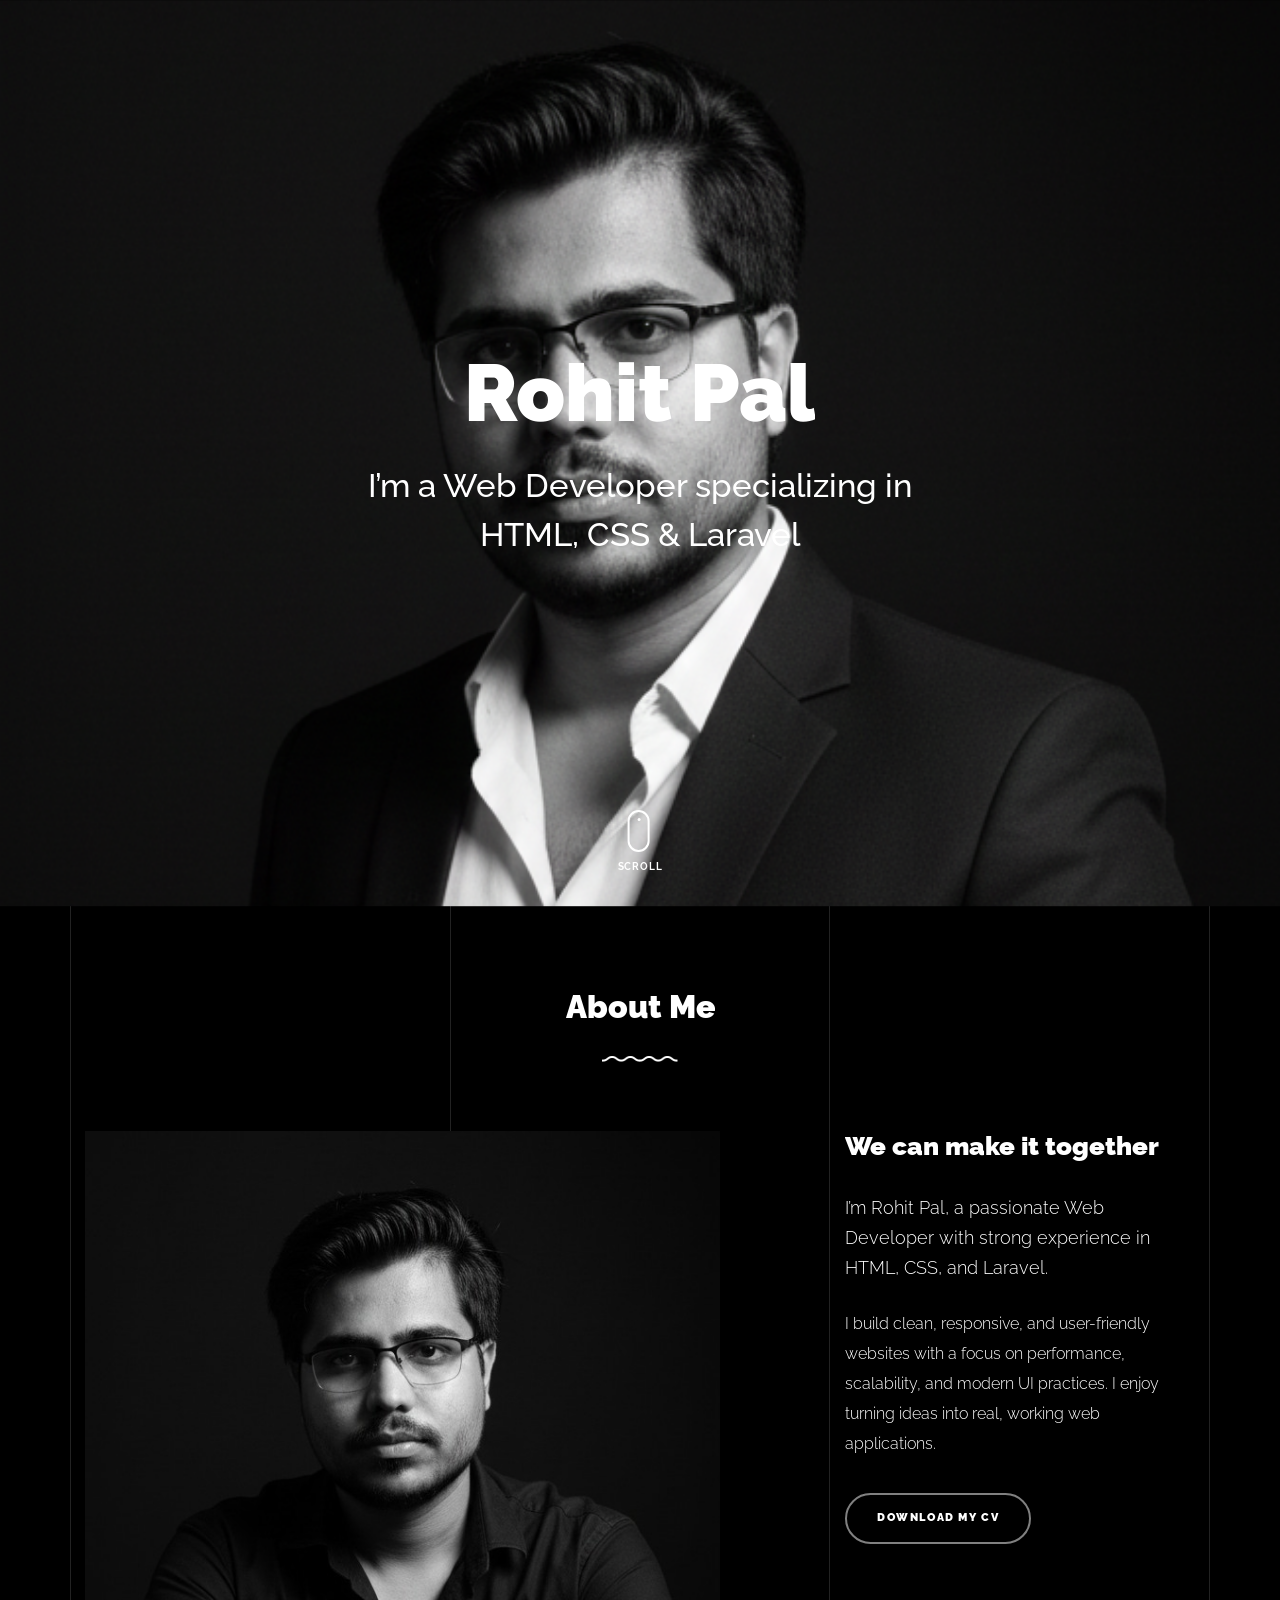
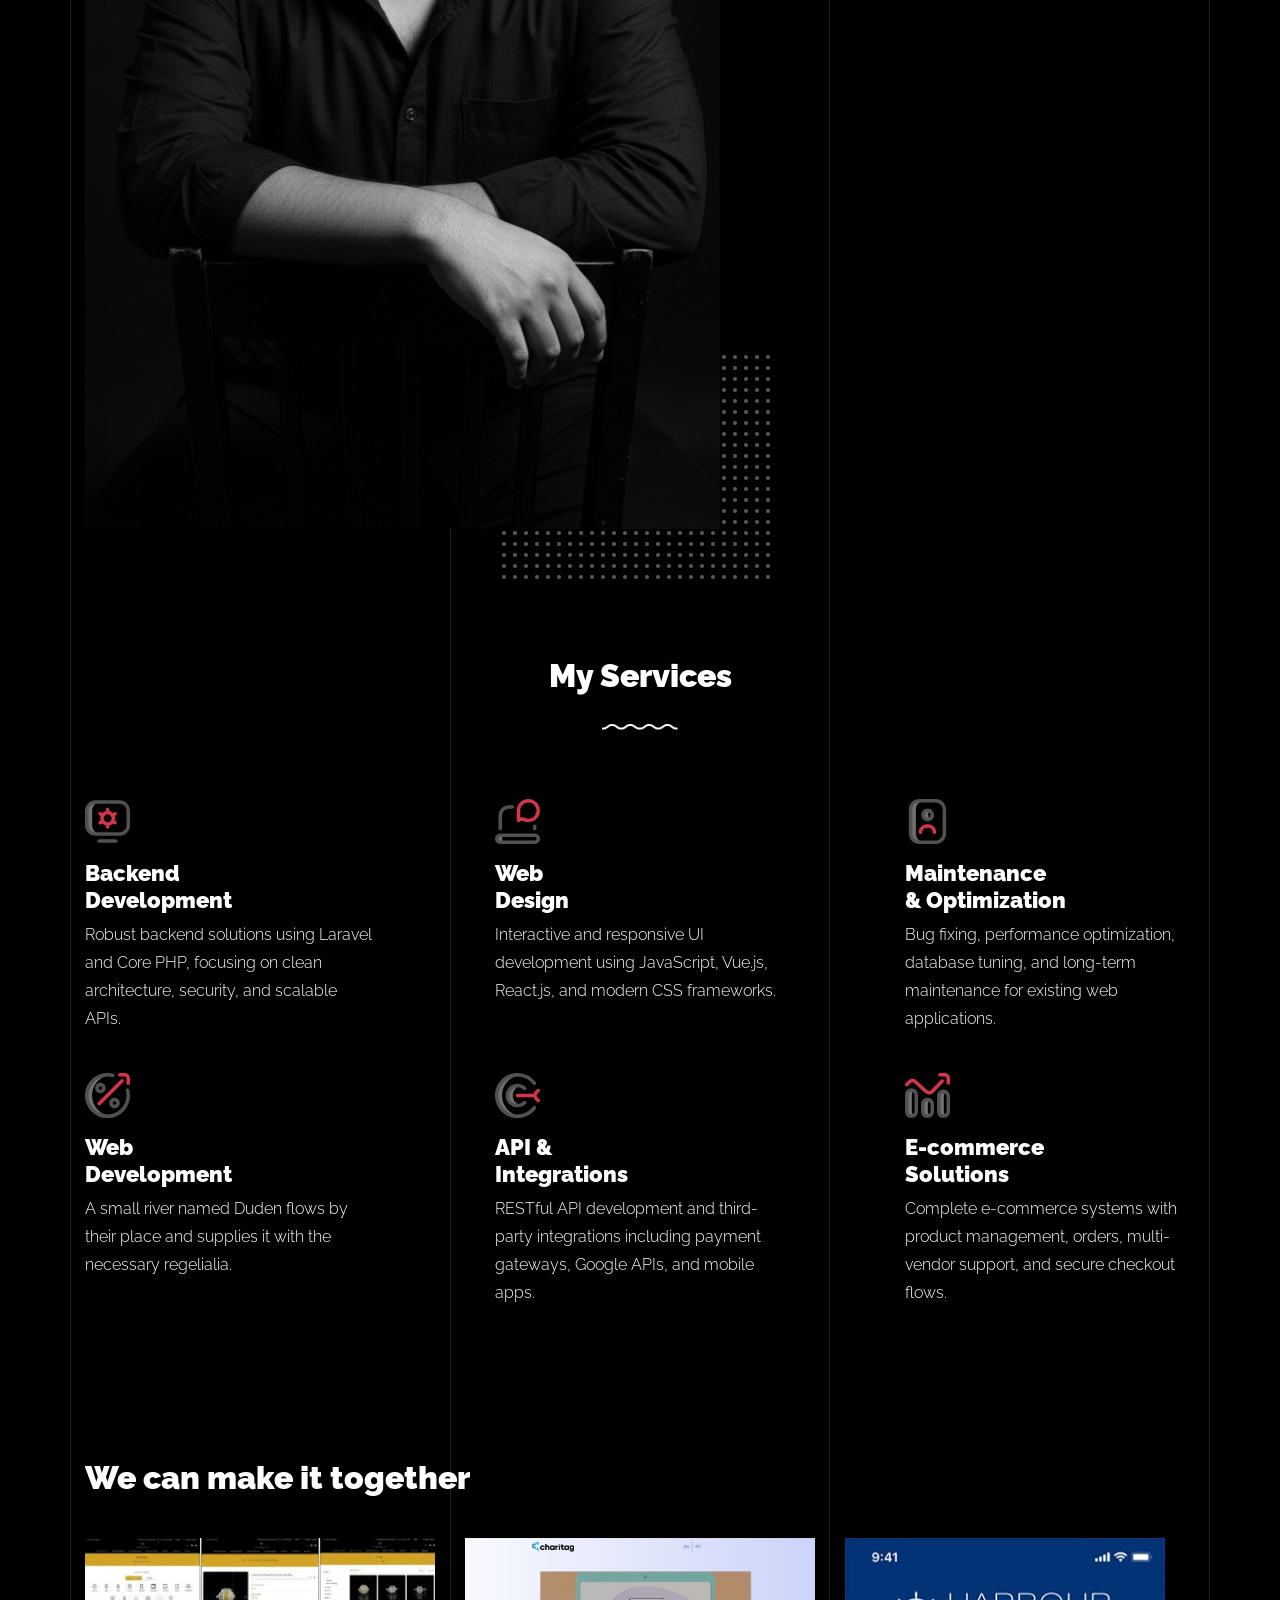
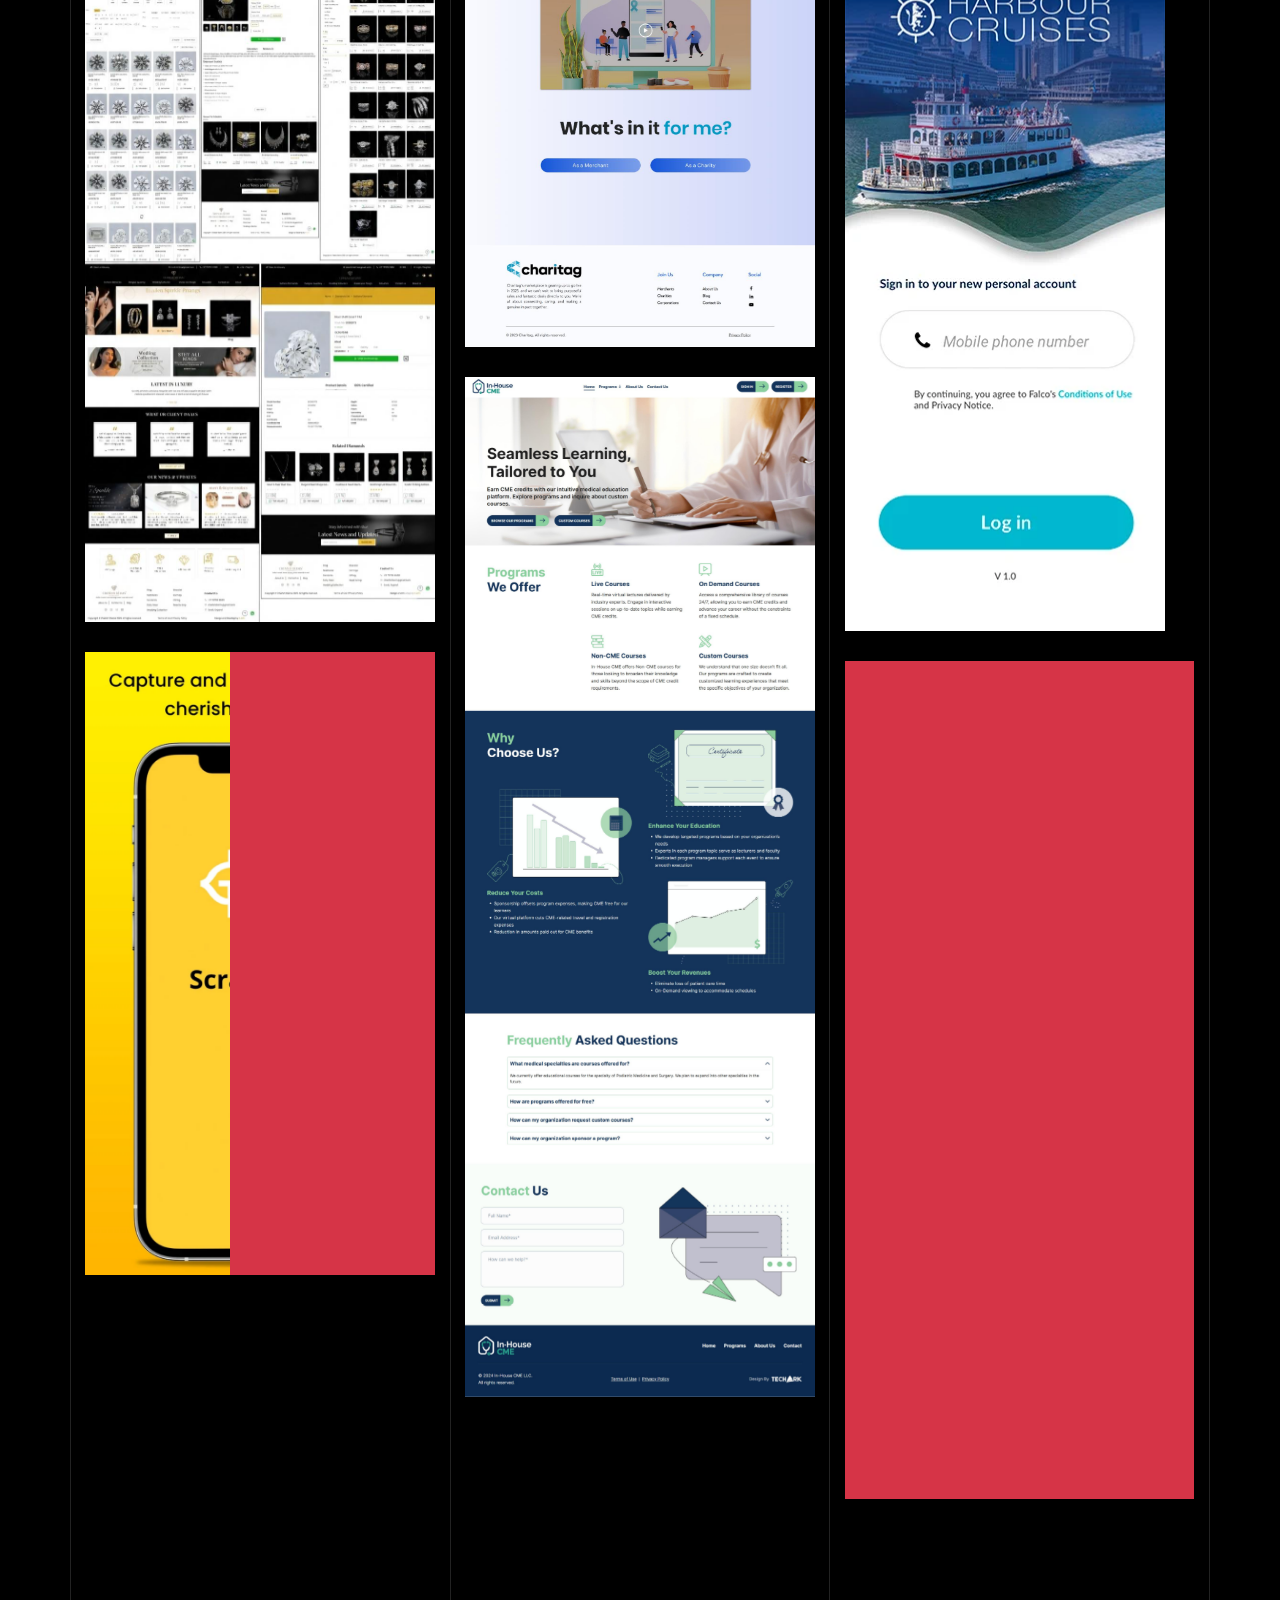
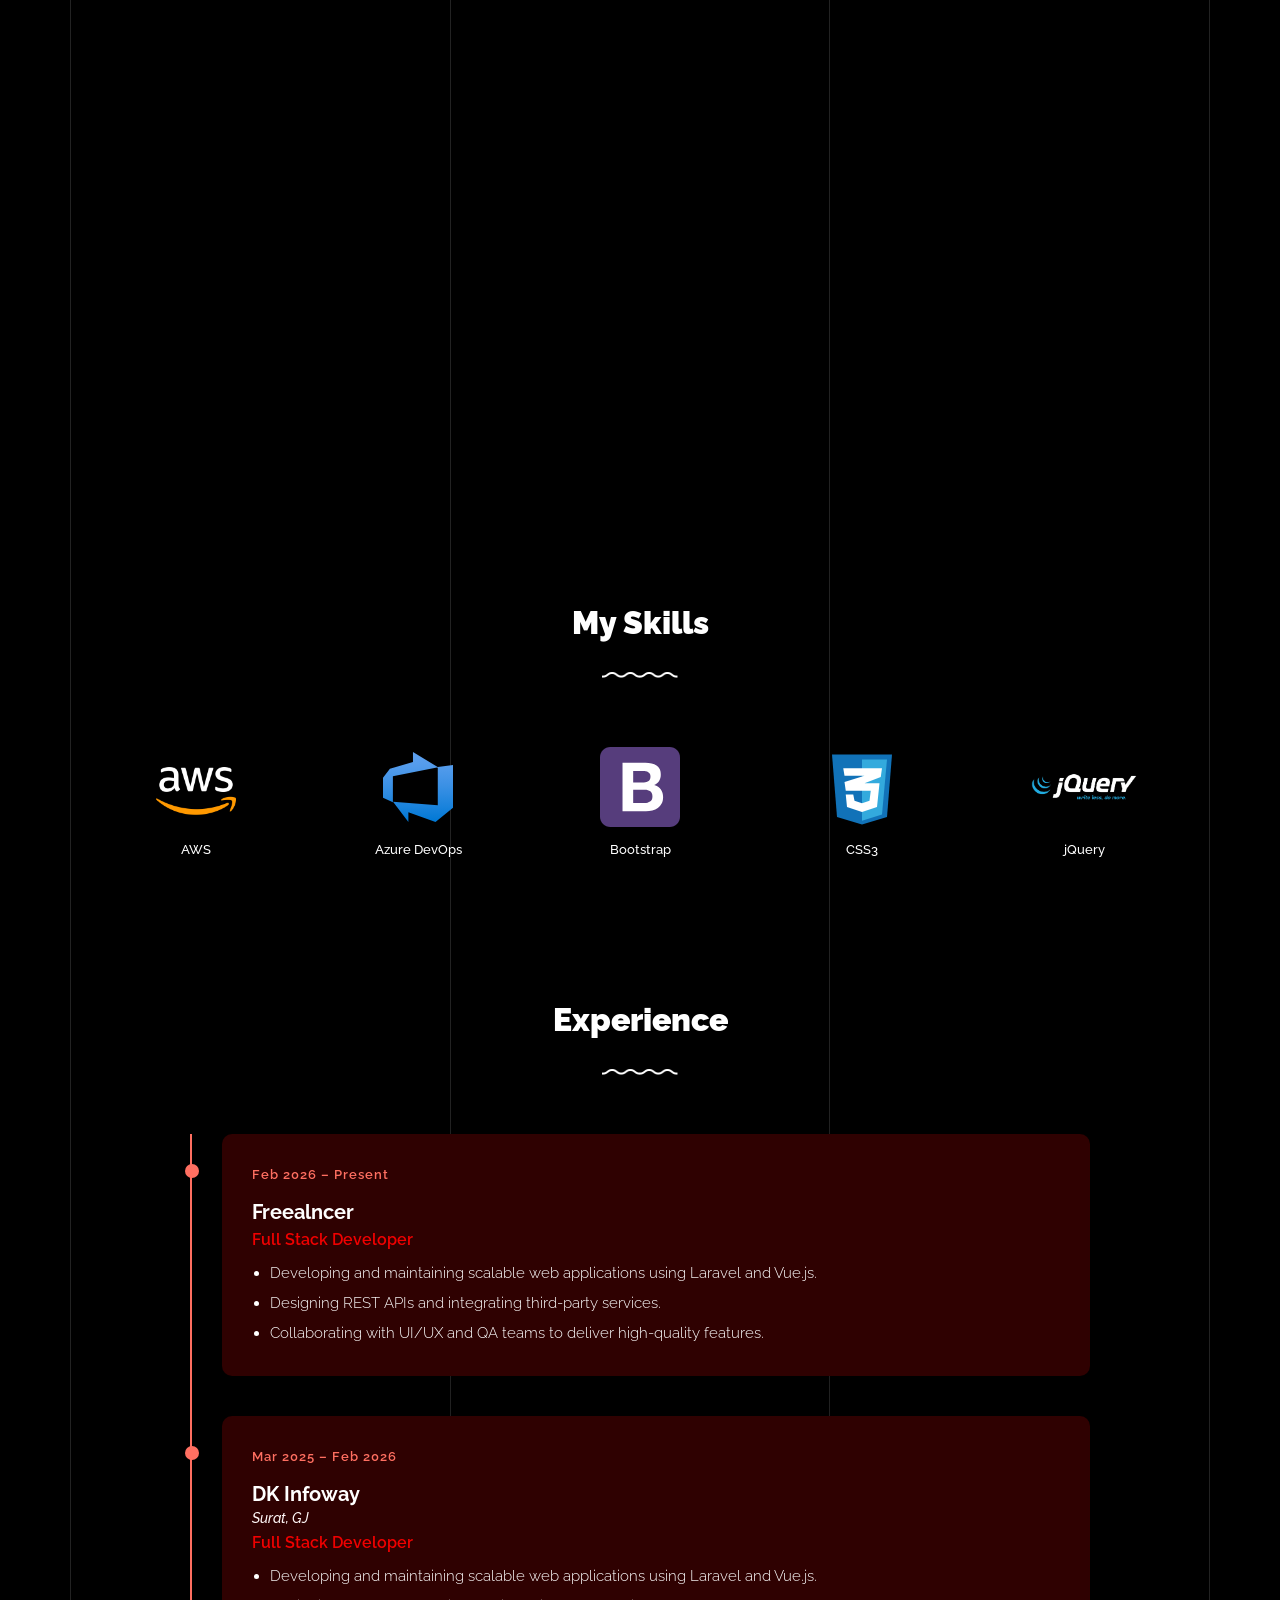
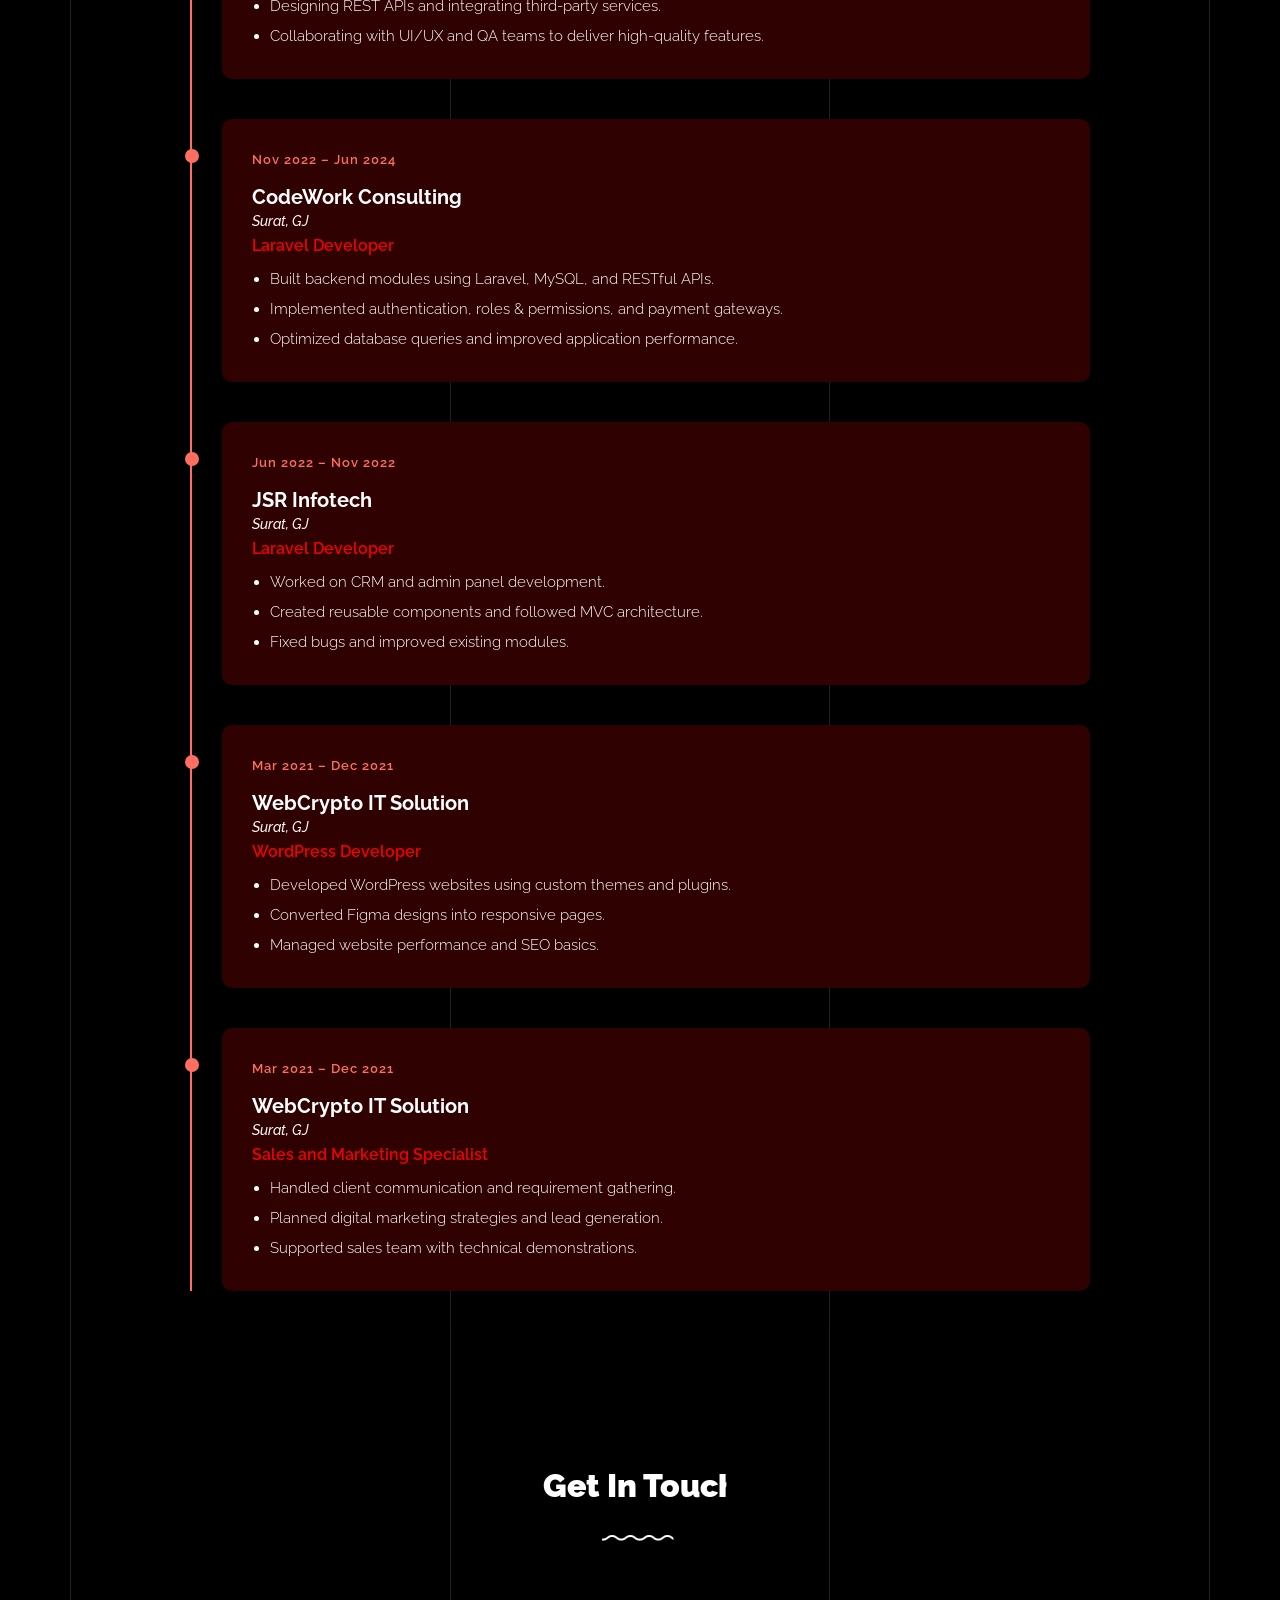
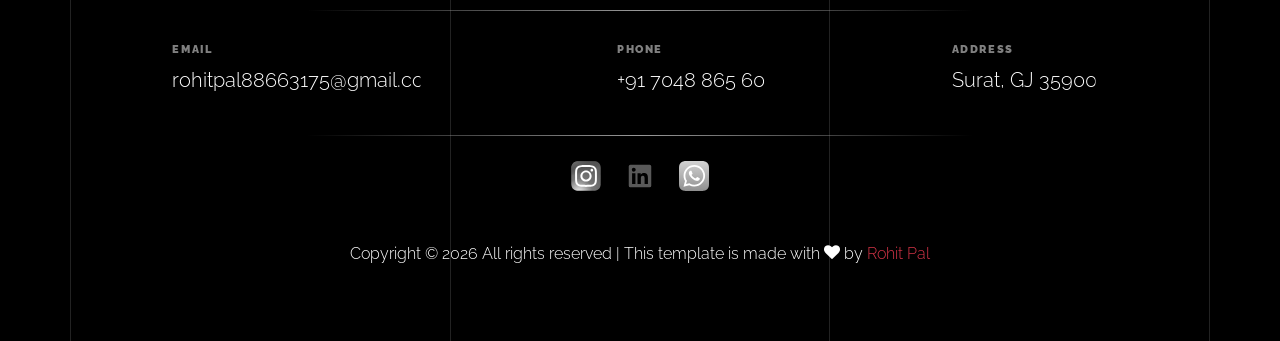
<file: index.html>
<!doctype html>
<html lang="en">

<head>
  <meta charset="utf-8">
  <meta name="viewport" content="width=device-width, initial-scale=1, shrink-to-fit=no">

  <title>Rohit Pal | Senior Laravel Developer & Full-Stack Engineer in Surat</title>
  <meta name="description"
    content="Rohit Pal is a professional Web Developer in Surat, specializing in Laravel, Vue.js, and Node.js. Founder of VectroPal Technologies. Building scalable, high-performance web applications.">
  <meta name="keywords"
    content="Rohit Pal, Laravel Developer Surat, Web Developer Surat, Full Stack Developer, PHP Developer, VectroPal Technologies, CineYard, PanApp">
  <meta name="author" content="Rohit Pal">
  <meta name="robots" content="index, follow">
  <meta name="google-site-verification" content="v9ZMew-O78kBWiGp4dui39aCw30hqHJMmn4X3x0TPx4" />
  <link rel="icon" type="image/png" href="https://ui-avatars.com/api/?background=000000&color=ffffff&name=RP&size=512&bold=true">

  <link rel="canonical" href="https://rp8866.github.io/">

  <meta property="og:title" content="Rohit Pal | Expert Laravel & Web Developer">
  <meta property="og:description"
    content="Building advanced web solutions with Laravel, Vue.js, and Node.js. Explore my portfolio and latest projects.">
  <meta property="og:image" content="https://rp8866.github.io/images/hero.png">
  <meta property="og:url" content="https://rp8866.github.io/">
  <meta property="og:type" content="website">

  <meta name="twitter:card" content="summary_large_image">
  <meta name="twitter:title" content="Rohit Pal | Web & Laravel Developer">
  <meta name="twitter:description" content="Explore the portfolio of Rohit Pal — Web Developer from Surat, India.">
  <meta name="twitter:image" content="https://rp8866.github.io/images/hero.png">

  <link rel="preconnect" href="https://fonts.googleapis.com">
  <link rel="preconnect" href="https://fonts.gstatic.com" crossorigin>

  <link rel="stylesheet" href="css/vendor/icomoon/style.css">
  <link rel="stylesheet" href="css/vendor/owl.carousel.min.css">
  <link rel="stylesheet" href="css/vendor/animate.min.css">
  <link rel="stylesheet" href="css/vendor/aos.css">
  <link rel="stylesheet" href="css/vendor/bootstrap.min.css">
  <link rel="stylesheet" href="css/style.css">

  

  <script type="application/ld+json">
  {
    "@context": "https://schema.org",
    "@type": "Person",
    "name": "Rohit Pal",
    "jobTitle": "Senior Web & Laravel Developer",
    "url": "https://rp8866.github.io/",
    "image": "https://rp8866.github.io/images/about_me_pic2.jpg",
    "email": "mailto:rohitpal88663175@gmail.com",
    "telephone": "+91-7048865600",
    "worksFor": {
      "@type": "Organization",
      "name": "VectroPal Technologies"
    },
    "address": {
      "@type": "PostalAddress",
      "addressLocality": "Surat",
      "addressRegion": "Gujarat",
      "postalCode": "395004",
      "addressCountry": "IN"
    },
    "sameAs": [
      "https://www.linkedin.com/in/rohit-pal8866/",
      "https://www.instagram.com/rohit_pal8866",
      "https://github.com/rp8866"
    ]
  }
  </script>
</head>


<body data-spy="scroll" data-target=".site-nav-target" data-offset="200">

  <nav class="unslate_co--site-mobile-menu">
    <div class="close-wrap d-flex">
      <a href="#" class="d-flex ml-auto js-menu-toggle">
        <span class="close-label">Close</span>
        <div class="close-times">
          <span class="bar1"></span>
          <span class="bar2"></span>
        </div>
      </a>
    </div>
    <div class="site-mobile-inner"></div>
  </nav>


  <div class="unslate_co--site-wrap">

    <div class="unslate_co--site-inner">

      <div class="lines-wrap">
        <div class="lines-inner">
          <div class="lines"></div>
        </div>
      </div>
      <!-- END lines -->


      <!-- END nav -->

      <div class="cover-v1 jarallax" style="background-image: url('images/hero.png');" id="home-section">
        <div class="container">
          <div class="row align-items-center">

            <div class="col-md-7 mx-auto text-center">
              <h1 class="heading gsap-reveal-hero">Rohit Pal</h1>
              <h2 class="subheading gsap-reveal-hero">
                I’m a Web Developer specializing in HTML, CSS & Laravel
              </h2>
            </div>

          </div>
        </div>


        <a href="#portfolio-section" class="mouse-wrap smoothscroll">
          <span class="mouse">
            <span class="scroll"></span>
          </span>
          <span class="mouse-label">Scroll</span>
        </a>

      </div>
      <!-- END .cover-v1 -->




      <!-- About Me Section -->
      <div class="unslate_co--section" id="about-section">
        <div class="container">
          <div class="section-heading-wrap text-center mb-5">
            <h2 class="heading-h2 text-center divider"><span class="gsap-reveal">About Me</span></h2>
            <span class="gsap-reveal">
              <img src="images/divider.png" alt="divider" width="76">
            </span>
          </div>
          <div class="row mt-5 justify-content-between">
            <div class="col-lg-7 mb-5 mb-lg-0">
              <figure class="dotted-bg gsap-reveal-img ">
                <img src="images/about_me_pic2.jpg" class="img-fluid"  alt="Photo of Rohit Pal – Web & Laravel Developer" loading="lazy">
              </figure>
            </div>
            <div class="col-lg-4 pr-lg-5">
              <h3 class="mb-4 heading-h3"><span class="gsap-reveal">We can make it together</span></h3>
              <p class="lead gsap-reveal">
                I’m Rohit Pal, a passionate Web Developer with strong experience in HTML, CSS, and Laravel.
              </p>
              <p class="mb-4 gsap-reveal">
                I build clean, responsive, and user-friendly websites with a focus on performance,
                scalability, and modern UI practices. I enjoy turning ideas into real, working web
                applications.
              </p>
              <p class="gsap-reveal">
                <a href="pdf/Rohit_Laravel_Developer_Resume.pdf" target="_blank"
                  download="Rohit_Laravel_Developer_Resume.pdf" class="btn btn-outline-pill btn-custom-light">
                  Download My CV
                </a>
              </p>
            </div>
          </div>
        </div>
      </div>

      <!-- Service Section -->
      <div class="unslate_co--section" id="services-section">
        <div class="container">

          <div class="section-heading-wrap text-center mb-5">
            <h2 class="heading-h2 text-center divider"><span class="gsap-reveal">My Services</span></h2>
            <span class="gsap-reveal"><img src="images/divider.png" alt="divider" width="76"></span>
          </div>

          <div class="row gutter-v3">
            <div class="col-md-6 col-lg-4 mb-4">
              <div class="feature-v1" data-aos="fade-up" data-aos-delay="0">
                <div class="wrap-icon mb-3">
                  <img src="images/svg/001-options.svg" alt="Image" width="45">
                </div>
                <h3>Backend <br> Development</h3>
                <p>
                  Robust backend solutions using Laravel and Core PHP, focusing on clean architecture, security, and
                  scalable APIs.
                </p>
              </div>
            </div>
            <div class="col-md-6 col-lg-4 mb-4">
              <div class="feature-v1" data-aos="fade-up" data-aos-delay="100">
                <div class="wrap-icon mb-3">
                  <img src="images/svg/002-chat.svg" alt="Icon" width="45">
                </div>
                <h3>Web <br> Design</h3>
                <p>Interactive and responsive UI development using JavaScript, Vue.js, React.js, and modern CSS
                  frameworks.</p>
              </div>
            </div>
            <div class="col-md-6 col-lg-4 mb-4">
              <div class="feature-v1" data-aos="fade-up" data-aos-delay="200">
                <div class="wrap-icon mb-3">
                  <img src="images/svg/003-contact-book.svg" alt="Image" class="img-fluid" width="45">
                </div>
                <h3>Maintenance <br> & Optimization</h3>
                <p>
                  Bug fixing, performance optimization, database tuning, and long-term maintenance for existing web
                  applications.
                </p>
              </div>
            </div>

            <div class="col-md-6 col-lg-4 mb-4">
              <div class="feature-v1" data-aos="fade-up" data-aos-delay="0">
                <div class="wrap-icon mb-3">
                  <img src="images/svg/004-percentage.svg" alt="Image" width="45">
                </div>
                <h3>Web <br> Development</h3>
                <p>A small river named Duden flows by their place and supplies it with the necessary regelialia. </p>
              </div>
            </div>
            <div class="col-md-6 col-lg-4 mb-4">
              <div class="feature-v1" data-aos="fade-up" data-aos-delay="100">
                <div class="wrap-icon mb-3">
                  <img src="images/svg/006-goal.svg" alt="Image" width="45">
                </div>
                <h3>API & <br> Integrations</h3>
                <p>
                  RESTful API development and third-party integrations including payment gateways, Google APIs, and
                  mobile apps.
                </p>
              </div>
            </div>
            <div class="col-md-6 col-lg-4 mb-4">
              <div class="feature-v1" data-aos="fade-up" data-aos-delay="200">
                <div class="wrap-icon mb-3">
                  <img src="images/svg/005-line-chart.svg" alt="Image" width="45">
                </div>
                <h3>E-commerce <br> Solutions</h3>
                <p>
                  Complete e-commerce systems with product management, orders, multi-vendor support, and secure checkout
                  flows.
                </p>
              </div>
            </div>

          </div>
        </div>
      </div>

      <!-- Portfolio Section -->
      <div class="unslate_co--section" id="portfolio-section">
        <div class="container">
          <div class="portfolio-wrapper">
            <div class="d-flex align-items-center mb-4 gsap-reveal gsap-reveal-filter">
              <h2 class="mr-auto heading-h2"><span class="gsap-reveal">We can make it together</span></h2>
            </div>
            <div id="posts" class="row gutter-isotope-item">
              <div class="item web branding col-sm-6 col-md-6 col-lg-4 isotope-mb-2">
                <a href="portfolio-single-1.html" class="portfolio-item ajax-load-page isotope-item gsap-reveal-img"
                  data-id="1">
                  <div class="overlay">
                    <span class="wrap-icon icon-link2"></span>
                    <div class="portfolio-item-content">
                      <h3>Shoe Rebranding</h3>
                      <p>web, branding</p>
                    </div>
                  </div>
                  <img src="images/work_1_md.jpg" class="lazyload  img-fluid" alt="Images" />
                </a>
              </div>
            </div>
          </div>
        </div>
      </div>

      <!-- Skills Section-->
      <div class="unslate_co--section section-counter" id="skills-section">
        <div class="container">
          <div class="section-heading-wrap text-center mb-5">
            <h2 class="heading-h2 text-center divider"><span class="gsap-reveal">My Skills</span></h2>
            <span class="gsap-reveal"><img src="images/divider.png" alt="divider" width="76"></span>
          </div>

          <div class="owl-carousel logo-slider">
            <div class="logo-v1 gsap-reveal text-center">
              <div class="logo-box">
                <img src="images/skill/alpine_long.svg" alt="Alpine.js" class="img-fluid">
              </div>
              <span class="skill-name">Alpine.js</span>
            </div>

            <div class="logo-v1 gsap-reveal text-center">
              <div class="logo-box">
                <img src="images/skill/aws-color.png" alt="AWS" class="img-fluid">
              </div>
              <span class="skill-name">AWS</span>
            </div>

            <div class="logo-v1 gsap-reveal text-center">
              <div class="logo-box">
                <img src="images/skill/azure-devops-svgrepo-com.svg" alt="Azure DevOps" class="img-fluid">
              </div>
              <span class="skill-name">Azure DevOps</span>
            </div>

            <div class="logo-v1 gsap-reveal text-center">
              <div class="logo-box">
                <img src="images/skill/bootstrap-svgrepo-com.svg" alt="Bootstrap" class="img-fluid">
              </div>
              <span class="skill-name">Bootstrap</span>
            </div>

            <div class="logo-v1 gsap-reveal text-center">
              <div class="logo-box">
                <img src="images/skill/css-3-svgrepo-com.svg" alt="CSS3" class="img-fluid">
              </div>
              <span class="skill-name">CSS3</span>
            </div>

            <div class="logo-v1 gsap-reveal text-center">
              <div class="logo-box">
                <img src="images/skill/jQuery.png" alt="jQuery" class="img-fluid">
              </div>
              <span class="skill-name">jQuery</span>
            </div>

            <div class="logo-v1 gsap-reveal text-center">
              <div class="logo-box">
                <img src="images/skill/js-svgrepo-com.svg" alt="JavaScript" class="img-fluid">
              </div>
              <span class="skill-name">JavaScript</span>
            </div>

            <div class="logo-v1 gsap-reveal text-center">
              <div class="logo-box">
                <img src="images/skill/laravel-svgrepo-com.svg" alt="Laravel" class="img-fluid">
              </div>
              <span class="skill-name">Laravel</span>
            </div>

            <div class="logo-v1 gsap-reveal text-center">
              <div class="logo-box">
                <img src="images/skill/mysql-logo.svg" alt="MySQL" class="img-fluid">
              </div>
              <span class="skill-name">MySQL</span>
            </div>

            <div class="logo-v1 gsap-reveal text-center">
              <div class="logo-box">
                <img src="images/skill/nginx-logo-svgrepo-com.svg" alt="Nginx" class="img-fluid">
              </div>
              <span class="skill-name">Nginx</span>
            </div>

            <div class="logo-v1 gsap-reveal text-center">
              <div class="logo-box">
                <img src="images/skill/node-svgrepo-com.svg" alt="Node.js" class="img-fluid">
              </div>
              <span class="skill-name">Node.js</span>
            </div>

            <div class="logo-v1 gsap-reveal text-center">
              <div class="logo-box">
                <img src="images/skill/php2-svgrepo-com.svg" alt="PHP" class="img-fluid">
              </div>
              <span class="skill-name">PHP</span>
            </div>

            <div class="logo-v1 gsap-reveal text-center">
              <div class="logo-box">
                <img src="images/skill/react-svgrepo-com.svg" alt="React" class="img-fluid">
              </div>
              <span class="skill-name">React</span>
            </div>

            <div class="logo-v1 gsap-reveal text-center">
              <div class="logo-box">
                <img src="images/skill/tailwind-svgrepo-com.svg" alt="Tailwind CSS" class="img-fluid">
              </div>
              <span class="skill-name">Tailwind</span>
            </div>

            <div class="logo-v1 gsap-reveal text-center">
              <div class="logo-box">
                <img src="images/skill/vue-svgrepo-com.svg" alt="Vue.js" class="img-fluid">
              </div>
              <span class="skill-name">Vue.js</span>
            </div>

            <div class="logo-v1 gsap-reveal text-center">
              <div class="logo-box">
                <img src="images/skill/wordpress-svgrepo-com.svg" alt="WordPress" class="img-fluid">
              </div>
              <span class="skill-name">WordPress</span>
            </div>

          </div>




          <!-- <div class="row pt-5">
            <div class="col-6 col-sm-6 mb-5 mb-lg-0 col-md-6 col-lg-3" data-aos="fade-up" data-aos-delay="0">
              <div class="counter-v1 text-center">
                <span class="number-wrap">
                  <span class="number number-counter" data-number="90">0</span>
                  <span class="append-text">%</span>
                </span>
                <span class="counter-label">WordPress</span>
              </div>
            </div>
            <div class="col-6 col-sm-6 mb-5 mb-lg-0 col-md-6 col-lg-3" data-aos="fade-up" data-aos-delay="100">
              <div class="counter-v1 text-center">
                <span class="number-wrap">
                  <span class="number number-counter" data-number="99">0</span>
                  <span class="append-text">%</span>
                </span>
                <span class="counter-label">HTML/CSS</span>
              </div>
            </div>
            <div class="col-6 col-sm-6 mb-5 mb-lg-0 col-md-6 col-lg-3" data-aos="fade-up" data-aos-delay="200">
              <div class="counter-v1 text-center">
                <span class="number-wrap">
                  <span class="number number-counter" data-number="95">0</span>
                  <span class="append-text">%</span>
                </span>
                <span class="counter-label">jQuery</span>
              </div>
            </div>
            <div class="col-6 col-sm-6 mb-5 mb-lg-0 col-md-6 col-lg-3" data-aos="fade-up" data-aos-delay="300">
              <div class="counter-v1 text-center">
                <span class="number-wrap">
                  <span class="number number-counter" data-number="100">0</span>
                  <span class="append-text">%</span>
                </span>
                <span class="counter-label">Design</span>
              </div>
            </div>
          </div> -->
        </div>
      </div>

      <!-- experience Section-->
      <div class="unslate_co--section section-counter experience-section">
        <div class="container">
          <div class="section-heading-wrap text-center mb-5">
            <h2 class="heading-h2 divider">
              <span class="gsap-reveal">Experience</span>
            </h2>
            <img src="images/divider.png" alt="divider" width="76">
          </div>

          <div class="experience-timeline" id="experience-timeline"></div>
        </div>
      </div>


      <!-- Get In Touch Section-->
      <div class="unslate_co--section" id="contact-section">
        <div class="container">
          <div class="section-heading-wrap text-center mb-5">
            <h2 class="heading-h2 text-center divider"><span class="gsap-reveal">Get In Touch</span></h2>
            <span class="gsap-reveal"><img src="images/divider.png" alt="divider" width="76"></span>
          </div>
           <hr class="my-4 divider-hr">
          <div class="d-flex justify-content-around">
            <div class="gsap-reveal d-block contact-info-v1">
              <span class="d-block contact-info-label">Email</span>
              <a href="mailto:rohitpal88663175@gmail.com" class="contact-info-val">rohitpal88663175@gmail.com</a>
            </div>
            <div class="gsap-reveal d-block contact-info-v1">
              <span class="d-block contact-info-label">Phone</span>
              <a href="tel:7048865600" class="contact-info-val">+91 7048 865 600</a>
            </div>
            <div class="gsap-reveal d-block contact-info-v1">
              <span class="d-block contact-info-label">Address</span>
              <address class="contact-info-val">Surat, GJ 359004</address>
            </div>
          </div>
          
          <hr class="my-4 divider-hr">
          <div class="text-center mb-4 social-links">
            <a href="https://www.instagram.com/rohit_pal8866" target="_blank" aria-label="Instagram">
              <img src="images/social/Instagram.svg" alt="Instagram" class="social-icon">
            </a>

            <a href="https://www.linkedin.com/in/rohit-pal8866/" target="_blank" aria-label="LinkedIn">
              <img src="images/social/linkedin.svg" alt="LinkedIn" class="social-icon">
            </a>

            <a href="https://wa.me/917048865600" target="_blank" aria-label="WhatsApp">
              <img src="images/social/whatsapp.svg" alt="WhatsApp" class="social-icon">
            </a>
          </div>
        

          <p class="site-copyright mt-5 text-center">

              Copyright &copy;
              <script>
                document.write(new Date().getFullYear());
              </script> All rights reserved | This template is made with <i class="icon-heart"
                aria-hidden="true"></i> by <a href="tel: +91 7048665600" target="_blank">Rohit Pal</a>
             
            </p>
        </div>
      </div>
    </div> <!-- END .unslate_co-site-inner -->
  </div>


  <!-- Loader -->
  <div id="unslate_co--overlayer"></div>
  <div class="site-loader-wrap">
    <div class="site-loader"></div>
  </div>

  <script src="js/scripts-dist.js"></script>
  <script src="js/main.js"></script>
  <script src="js/experince.js"></script>
  <script src="js/project.js"></script>
</body>

</html>
</file>
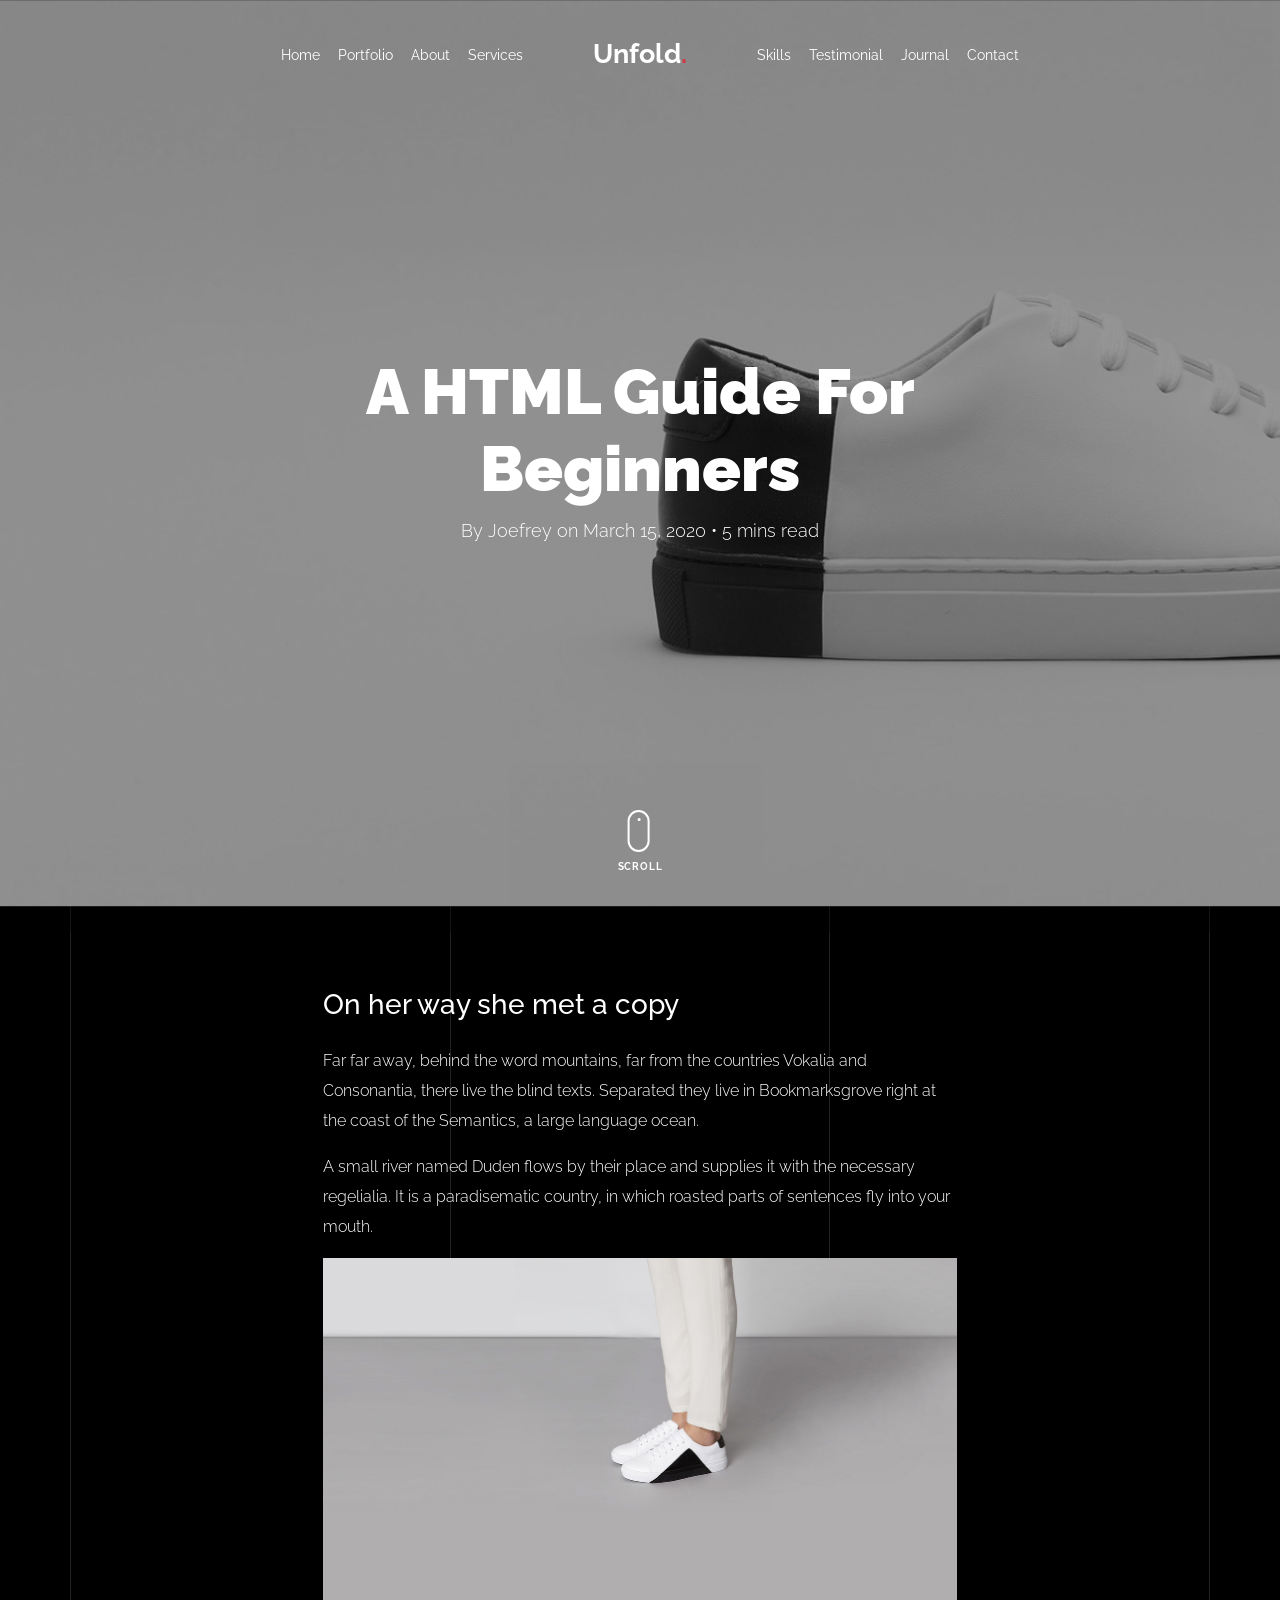
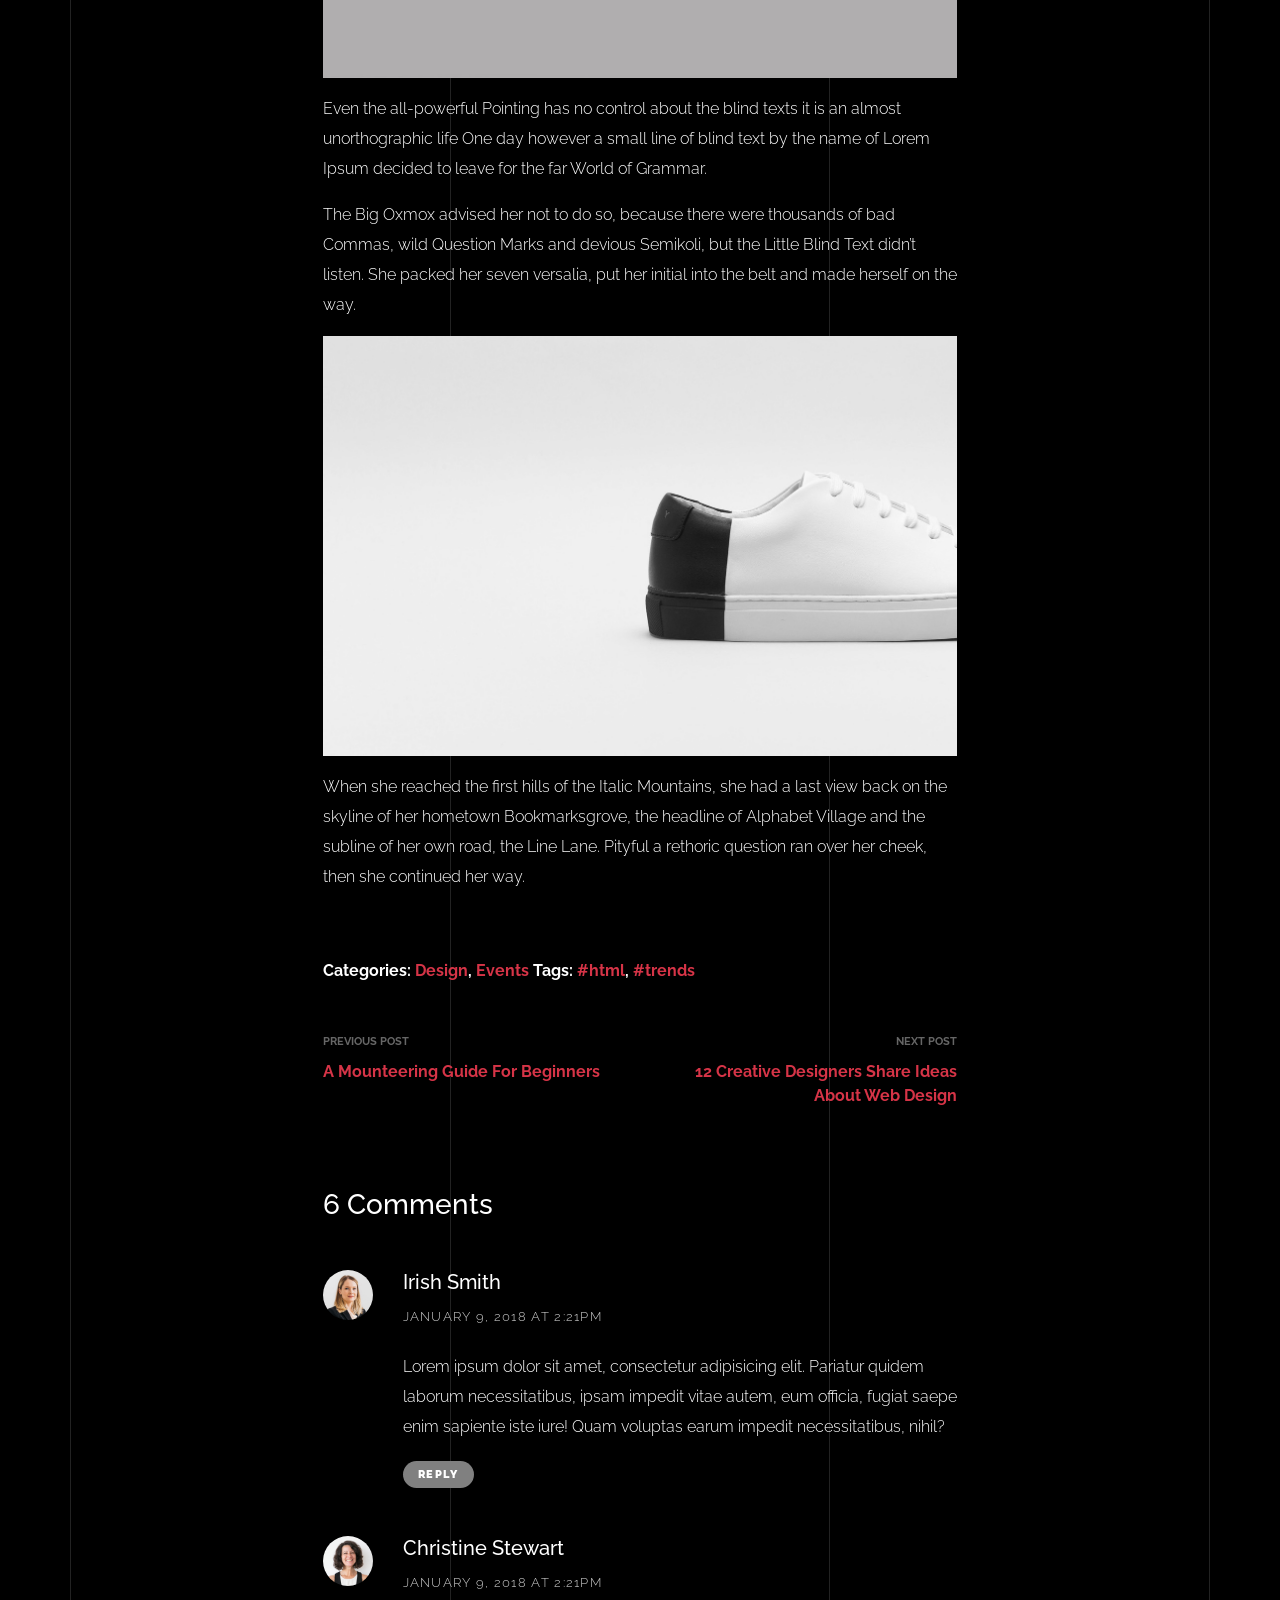
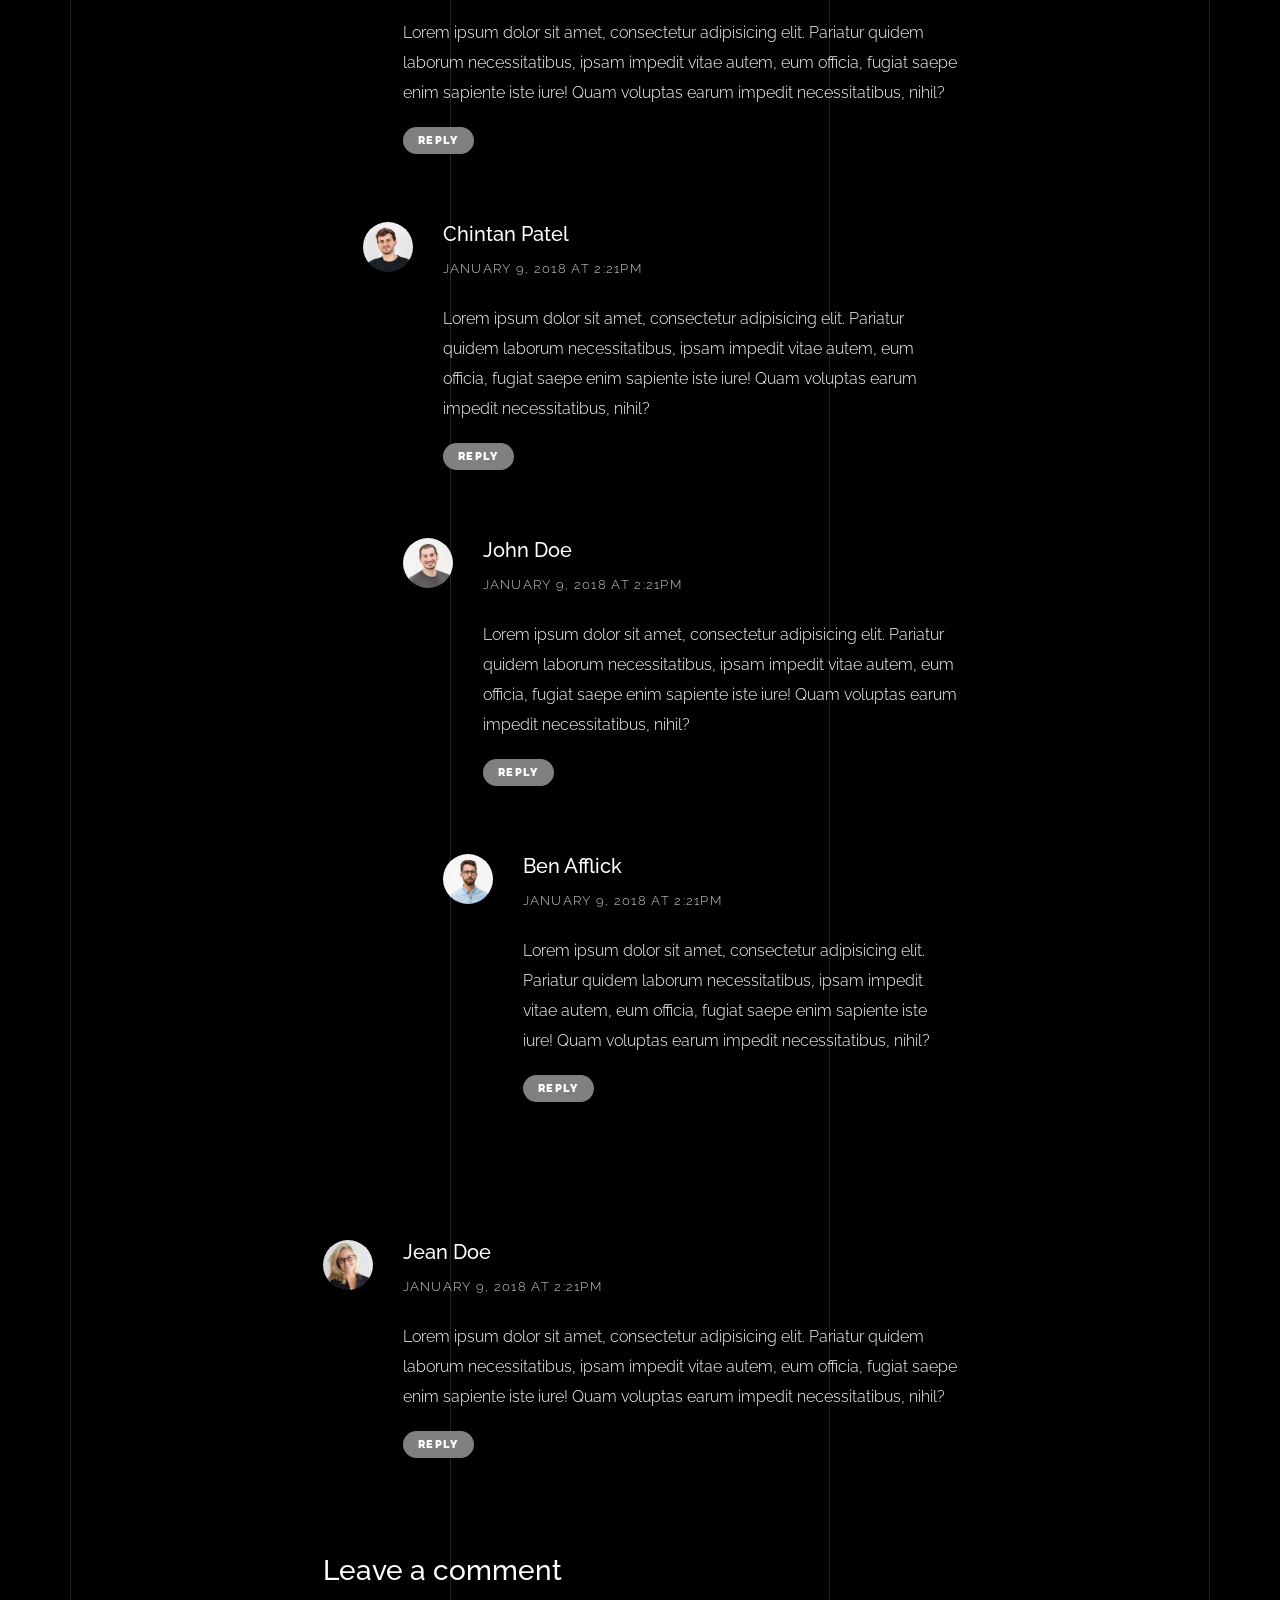
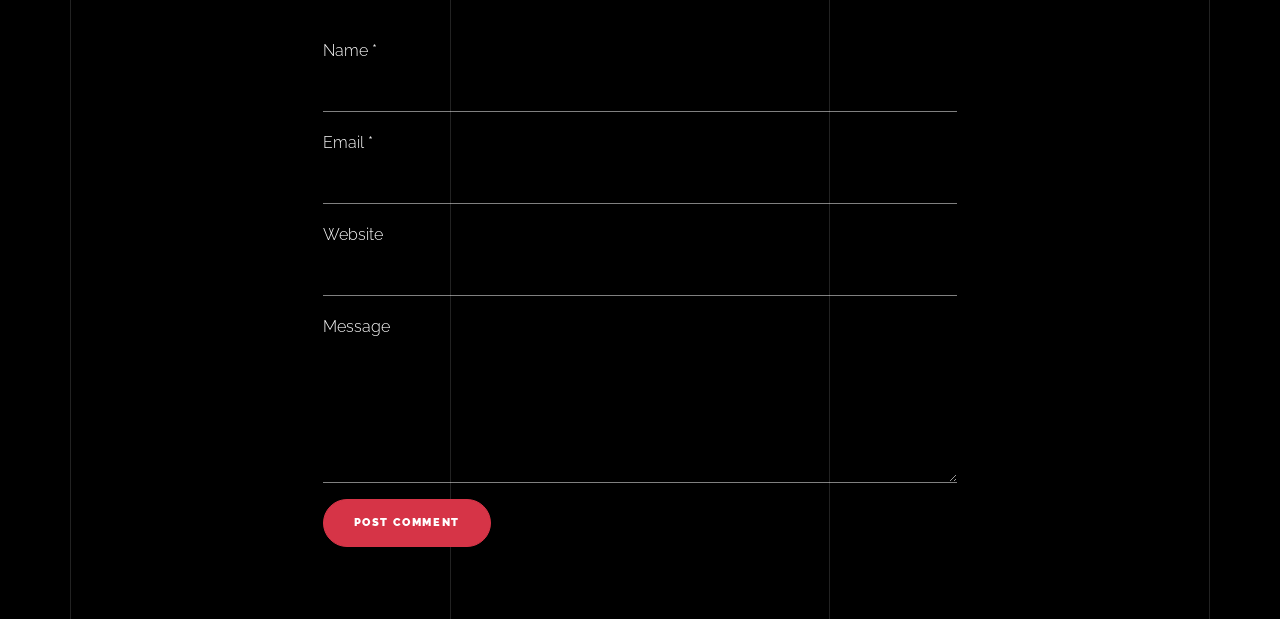
<file: blog-single.html>
<!doctype html>
<html lang="en">
  <head>
    <title>Unfold &mdash; A onepage portfolio HTML template by Colorlib</title>
    <meta charset="utf-8">
    <meta name="viewport" content="width=device-width, initial-scale=1, shrink-to-fit=no">
    
    <meta name="description" content="">
    <meta name="keywords" content="html, css, javascript, jquery">
    <meta name="author" content="">

    <link rel="stylesheet" href="css/vendor/icomoon/style.css">
    <link rel="stylesheet" href="css/vendor/owl.carousel.min.css">
    <link rel="stylesheet" href="css/vendor/aos.css">
    <link rel="stylesheet" href="css/vendor/animate.min.css">
    <link rel="stylesheet" href="css/vendor/bootstrap.min.css">
    <link rel="stylesheet" href="css/vendor/jquery.fancybox.min.css">
    

    <!-- Theme Style -->
    <link rel="stylesheet" href="css/style.css">

  </head>
  <body data-spy="scroll" data-target=".site-nav-target" data-offset="200">

    <nav class="unslate_co--site-mobile-menu">
      <div class="close-wrap d-flex">
        <a href="#" class="d-flex ml-auto js-menu-toggle">
          <span class="close-label">Close</span>
          <div class="close-times">
            <span class="bar1"></span>
            <span class="bar2"></span>
          </div>
        </a>
      </div>
      <div class="site-mobile-inner"></div>
    </nav>


    <div class="unslate_co--site-wrap">

      <div class="unslate_co--site-inner">

        <div class="lines-wrap">
          <div class="lines-inner">
            <div class="lines"></div>
          </div>
        </div>
        <!-- END lines -->
      
      <nav class="unslate_co--site-nav site-nav-target">

        <div class="container">
        
          <div class="row align-items-center justify-content-between text-left">
            <div class="col-md-5 text-right">
              <ul class="site-nav-ul js-clone-nav text-left d-none d-lg-inline-block">
                <li class="has-children">
                  <a href="index.html#home-section" class="nav-link">Home</a>
                  <ul class="dropdown">
                    <li>
                      <a href="index.html">Hero Image BG</a>
                    </li>
                    <li>
                      <a href="index-video.html">Video BG</a>
                    </li>
                    <li>
                      <a href="index-hero-slider.html">Hero Slider</a>
                    </li>
                    <li>
                      <a href="index-sidebar-menu.html">Sidebar Menu</a>
                    </li>
                    <li>
                      <a href="index-right-menu.html">Right Menu</a>
                    </li>
                  </ul>
                </li>
                <li><a href="index.html#portfolio-section" class="nav-link">Portfolio</a></li>
                <li><a href="index.html#about-section" class="nav-link">About</a></li>
                <li><a href="index.html#services-section" class="nav-link">Services</a></li>
              </ul>
            </div>
            <div class="site-logo pos-absolute">
              <a href="index.html" class="unslate_co--site-logo">Unfold<span>.</span></a>
            </div>
            <div class="col-md-5 text-right text-lg-left">
              <ul class="site-nav-ul js-clone-nav text-left d-none d-lg-inline-block">
                <li><a href="index.html#skills-section" class="nav-link">Skills</a></li>
                <li><a href="index.html#testimonial-section" class="nav-link">Testimonial</a></li>
                <li><a href="index.html#journal-section" class="nav-link active">Journal</a></li>
                <li><a href="index.html#contact-section" class="nav-link">Contact</a></li>
              </ul>

              <ul class="site-nav-ul-none-onepage text-right d-inline-block d-lg-none">
                <li><a href="#" class="js-menu-toggle">Menu</a></li>
              </ul>

            </div>
          </div>
        </div>

      </nav>
      <!-- END nav -->

      <div class="cover-v1 jarallax overlay" style="background-image: url('images/work_1_full.jpg');">
        <div class="container">
          <div class="row align-items-center">
              
            <div class="col-md-8 mx-auto text-center">
              <h1 class="blog-heading" data-aos="fade-up" data-aos-delay="0">A HTML Guide For Beginners</h1>
              <div class="post-meta" data-aos="fade-up" data-aos-delay="100">By Joefrey on March 15, 2020 &bullet; 5 mins read</div>
            </div>

          </div>
        </div>


        <!-- dov -->
        <a href="#blog-single-section" class="mouse-wrap smoothscroll">
          <span class="mouse">
            <span class="scroll"></span>
          </span>
          <span class="mouse-label">Scroll</span>
        </a>

      </div>
      <!-- END .cover-v1 -->

      <div class="unslate_co--section" id="blog-single-section">
        <div class="container">
          <div class="row justify-content-center">
            <div class="col-md-7">
              <h3 class="mb-4">On her way she met a copy</h3>
              <p>Far far away, behind the word mountains, far from the countries Vokalia and Consonantia, there live the blind texts. Separated they live in Bookmarksgrove right at the coast of the Semantics, a large language ocean.</p>
              <p>A small river named Duden flows by their place and supplies it with the necessary regelialia. It is a paradisematic country, in which roasted parts of sentences fly into your mouth.</p>
              <p><img src="images/work_1_a_full.jpg" alt="Image" class="img-fluid"></p>
              <p>Even the all-powerful Pointing has no control about the blind texts it is an almost unorthographic life One day however a small line of blind text by the name of Lorem Ipsum decided to leave for the far World of Grammar.</p>
              <p>The Big Oxmox advised her not to do so, because there were thousands of bad Commas, wild Question Marks and devious Semikoli, but the Little Blind Text didn’t listen. She packed her seven versalia, put her initial into the belt and made herself on the way.</p>
              <p><img src="images/work_1_full.jpg" alt="Image" class="img-fluid"></p>
              <p>When she reached the first hills of the Italic Mountains, she had a last view back on the skyline of her hometown Bookmarksgrove, the headline of Alphabet Village and the subline of her own road, the Line Lane. Pityful a rethoric question ran over her cheek, then she continued her way.</p>


              <div class="pt-5 categories_tags ">
                <p>Categories:  <a href="#">Design</a>, <a href="#">Events</a>  Tags: <a href="#">#html</a>, <a href="#">#trends</a></p>
              </div>

              <div class="post-single-navigation d-flex align-items-stretch">
                <a href="#" class="mr-auto w-50 pr-4">
                  <span class="d-block">Previous Post</span>
                  A Mounteering Guide For Beginners
                </a>
                <a href="#" class="ml-auto w-50 text-right pl-4">
                  <span class="d-block">Next Post</span>
                  12 Creative Designers Share Ideas About Web Design
                </a>
              </div>


            <div class="pt-5">
              <h3 class="mb-5">6 Comments</h3>
              <ul class="comment-list">
                <li class="comment">
                  <div class="vcard bio">
                    <img src="images/person_woman_2.jpg" alt="Image placeholder">
                  </div>
                  <div class="comment-body">
                    <h3>Irish Smith</h3>
                    <div class="meta">January 9, 2018 at 2:21pm</div>
                    <p>Lorem ipsum dolor sit amet, consectetur adipisicing elit. Pariatur quidem laborum necessitatibus, ipsam impedit vitae autem, eum officia, fugiat saepe enim sapiente iste iure! Quam voluptas earum impedit necessitatibus, nihil?</p>
                    <p><a href="#" class="reply">Reply</a></p>
                  </div>
                </li>

                <li class="comment">
                  <div class="vcard bio">
                    <img src="images/person_woman_1.jpg" alt="Image placeholder">
                  </div>
                  <div class="comment-body">
                    <h3>Christine Stewart</h3>
                    <div class="meta">January 9, 2018 at 2:21pm</div>
                    <p>Lorem ipsum dolor sit amet, consectetur adipisicing elit. Pariatur quidem laborum necessitatibus, ipsam impedit vitae autem, eum officia, fugiat saepe enim sapiente iste iure! Quam voluptas earum impedit necessitatibus, nihil?</p>
                    <p><a href="#" class="reply">Reply</a></p>
                  </div>

                  <ul class="children">
                    <li class="comment">
                      <div class="vcard bio">
                        <img src="images/person_man_3.jpg" alt="Image placeholder">
                      </div>
                      <div class="comment-body">
                        <h3>Chintan Patel</h3>
                        <div class="meta">January 9, 2018 at 2:21pm</div>
                        <p>Lorem ipsum dolor sit amet, consectetur adipisicing elit. Pariatur quidem laborum necessitatibus, ipsam impedit vitae autem, eum officia, fugiat saepe enim sapiente iste iure! Quam voluptas earum impedit necessitatibus, nihil?</p>
                        <p><a href="#" class="reply">Reply</a></p>
                      </div>


                      <ul class="children">
                        <li class="comment">
                          <div class="vcard bio">
                            <img src="images/person_man_2.jpg" alt="Image placeholder">
                          </div>
                          <div class="comment-body">
                            <h3>John Doe</h3>
                            <div class="meta">January 9, 2018 at 2:21pm</div>
                            <p>Lorem ipsum dolor sit amet, consectetur adipisicing elit. Pariatur quidem laborum necessitatibus, ipsam impedit vitae autem, eum officia, fugiat saepe enim sapiente iste iure! Quam voluptas earum impedit necessitatibus, nihil?</p>
                            <p><a href="#" class="reply">Reply</a></p>
                          </div>

                            <ul class="children">
                              <li class="comment">
                                <div class="vcard bio">
                                  <img src="images/person_man_1.jpg" alt="Image placeholder">
                                </div>
                                <div class="comment-body">
                                  <h3>Ben Afflick</h3>
                                  <div class="meta">January 9, 2018 at 2:21pm</div>
                                  <p>Lorem ipsum dolor sit amet, consectetur adipisicing elit. Pariatur quidem laborum necessitatibus, ipsam impedit vitae autem, eum officia, fugiat saepe enim sapiente iste iure! Quam voluptas earum impedit necessitatibus, nihil?</p>
                                  <p><a href="#" class="reply">Reply</a></p>
                                </div>
                              </li>
                            </ul>
                        </li>
                      </ul>
                    </li>
                  </ul>
                </li>

                <li class="comment">
                  <div class="vcard bio">
                    <img src="images/person_woman_3.jpg" alt="Image placeholder">
                  </div>
                  <div class="comment-body">
                    <h3>Jean Doe</h3>
                    <div class="meta">January 9, 2018 at 2:21pm</div>
                    <p>Lorem ipsum dolor sit amet, consectetur adipisicing elit. Pariatur quidem laborum necessitatibus, ipsam impedit vitae autem, eum officia, fugiat saepe enim sapiente iste iure! Quam voluptas earum impedit necessitatibus, nihil?</p>
                    <p><a href="#" class="reply">Reply</a></p>
                  </div>
                </li>
              </ul>
              <!-- END comment-list -->
              
              <div class="comment-form-wrap pt-5">
                <h3 class="mb-5">Leave a comment</h3>
                <form action="#" class="">
                  <div class="form-group">
                    <label for="name">Name *</label>
                    <input type="text" class="form-control" id="name">
                  </div>
                  <div class="form-group">
                    <label for="email">Email *</label>
                    <input type="email" class="form-control" id="email">
                  </div>
                  <div class="form-group">
                    <label for="website">Website</label>
                    <input type="url" class="form-control" id="website">
                  </div>

                  <div class="form-group">
                    <label for="message">Message</label>
                    <textarea name="message" id="message" cols="30" rows="5" class="form-control"></textarea>
                  </div>
                  <div class="form-group">
                    <input type="submit" value="Post Comment" class="btn btn-primary btn-md">
                  </div>

                </form>
              </div>
            </div>
            </div>
          </div>
        </div>
      </div>

      
      </div> 

      <footer class="unslate_co--footer unslate_co--section">
        <div class="container">
          <div class="row justify-content-center">
            <div class="col-md-7">
              
              <div class="footer-site-logo"><a href="#">Unfold<span>.</span></a></div>

              <ul class="footer-site-social">
                <li><a href="#">Facebook</a></li>
                <li><a href="#">Twitter</a></li>
                <li><a href="#">Instagram</a></li>
                <li><a href="#">Dribbble</a></li>
                <li><a href="#">Behance</a></li>
              </ul>

              <p class="site-copyright">
                
                <!-- Link back to Colorlib can't be removed. Template is licensed under CC BY 3.0. -->
                Copyright &copy;
                <script>
                  document.write(new Date().getFullYear());
                </script> All rights reserved | This template is made with <i class="icon-heart"
                  aria-hidden="true"></i> by <a href="https://colorlib.com" target="_blank">Colorlib</a>
                <!-- Link back to Colorlib can't be removed. Template is licensed under CC BY 3.0. -->
              
              </p>

            </div>
          </div>
        </div>
      </footer>

      
    </div>

    <!-- Loader -->
    <div id="unslate_co--overlayer"></div>
    <div class="site-loader-wrap">
      <div class="site-loader"></div>
    </div>

    <script src="js/scripts-dist.js"></script>
    <script src="js/main.js"></script>

  </body>
</html>
</file>
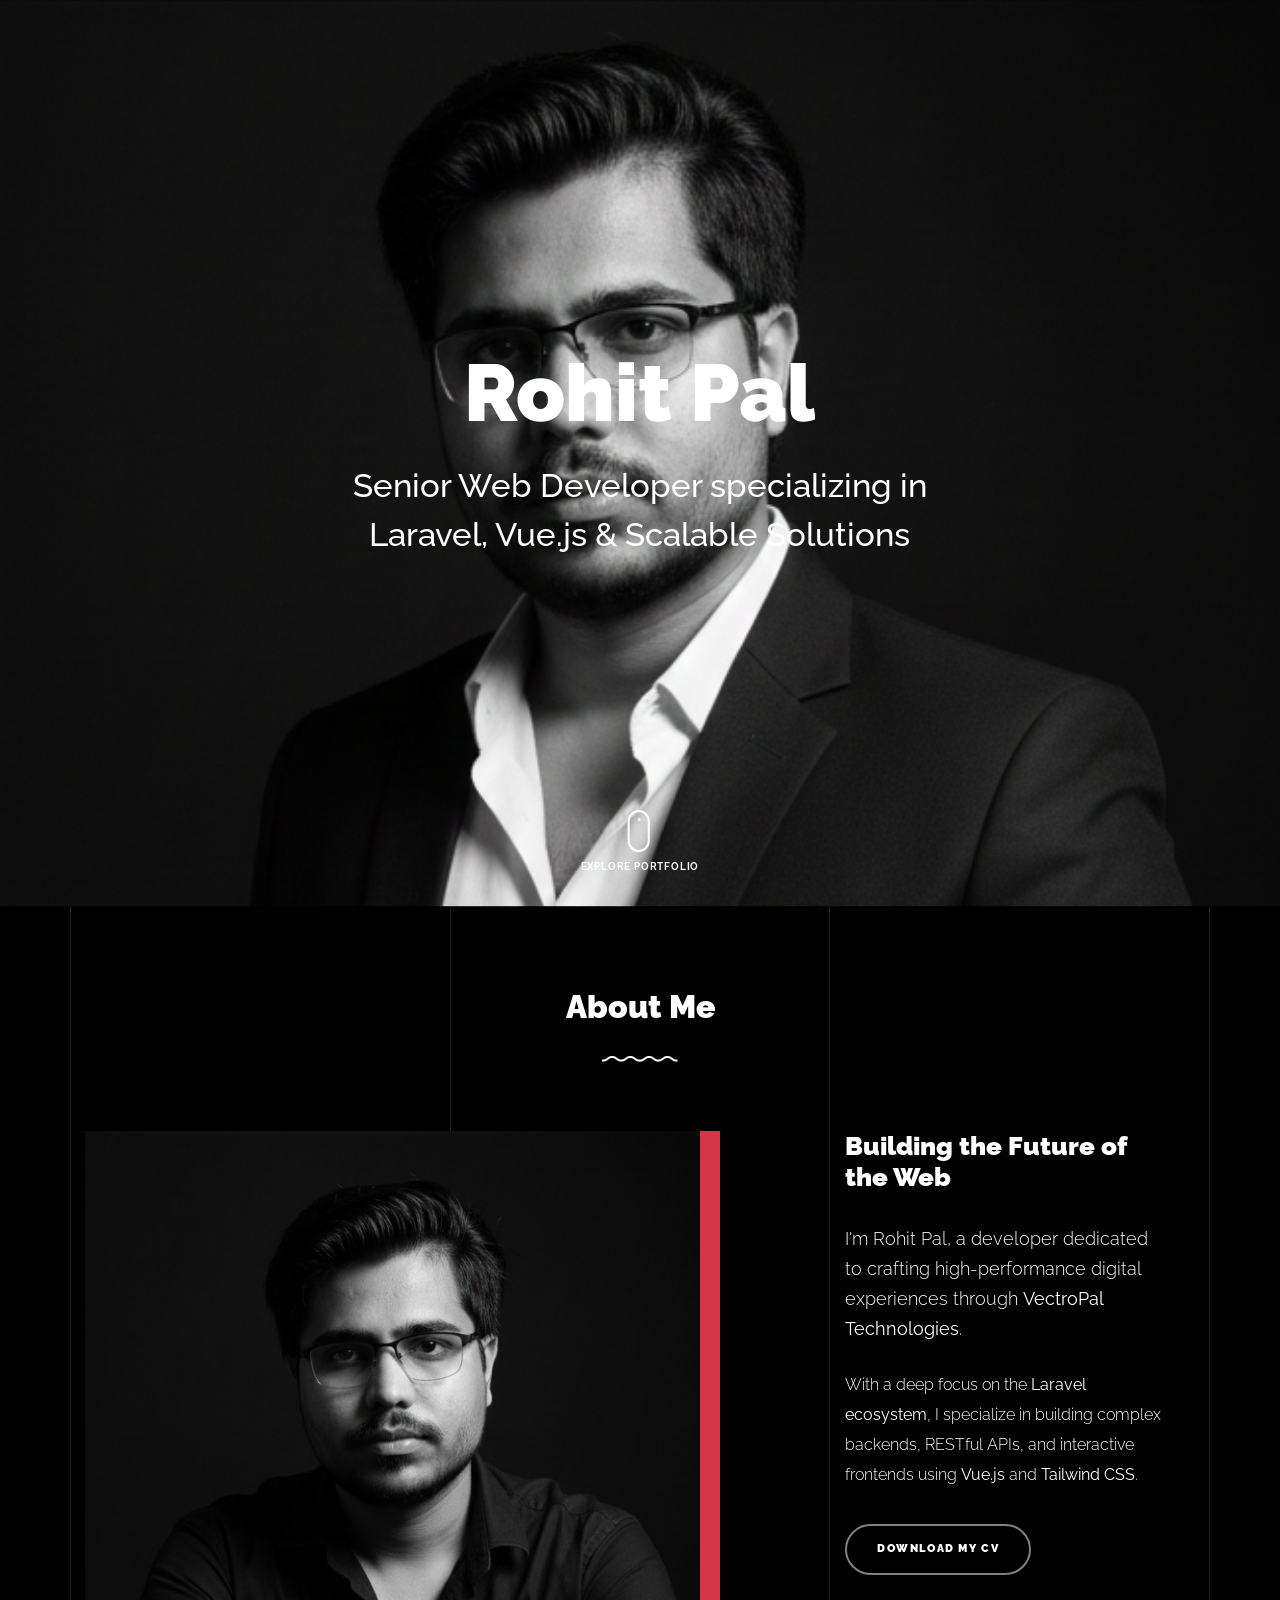
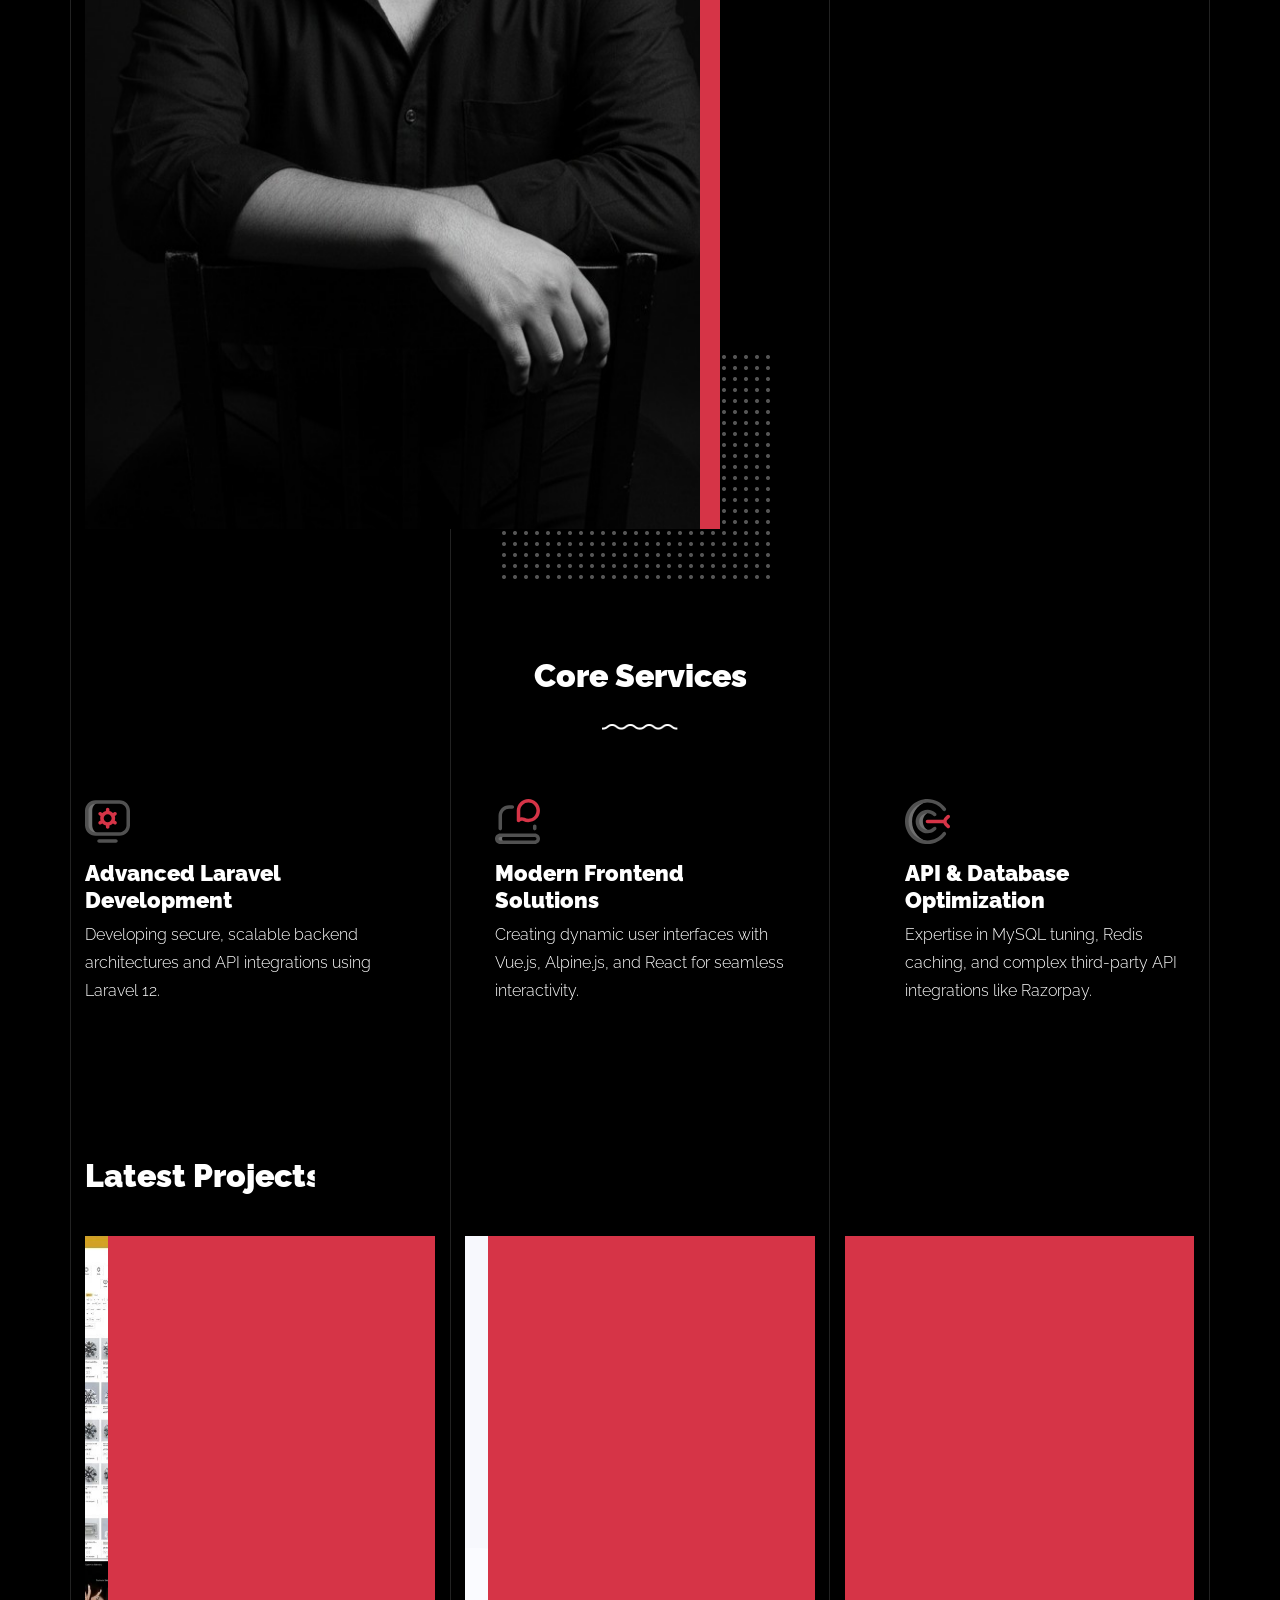
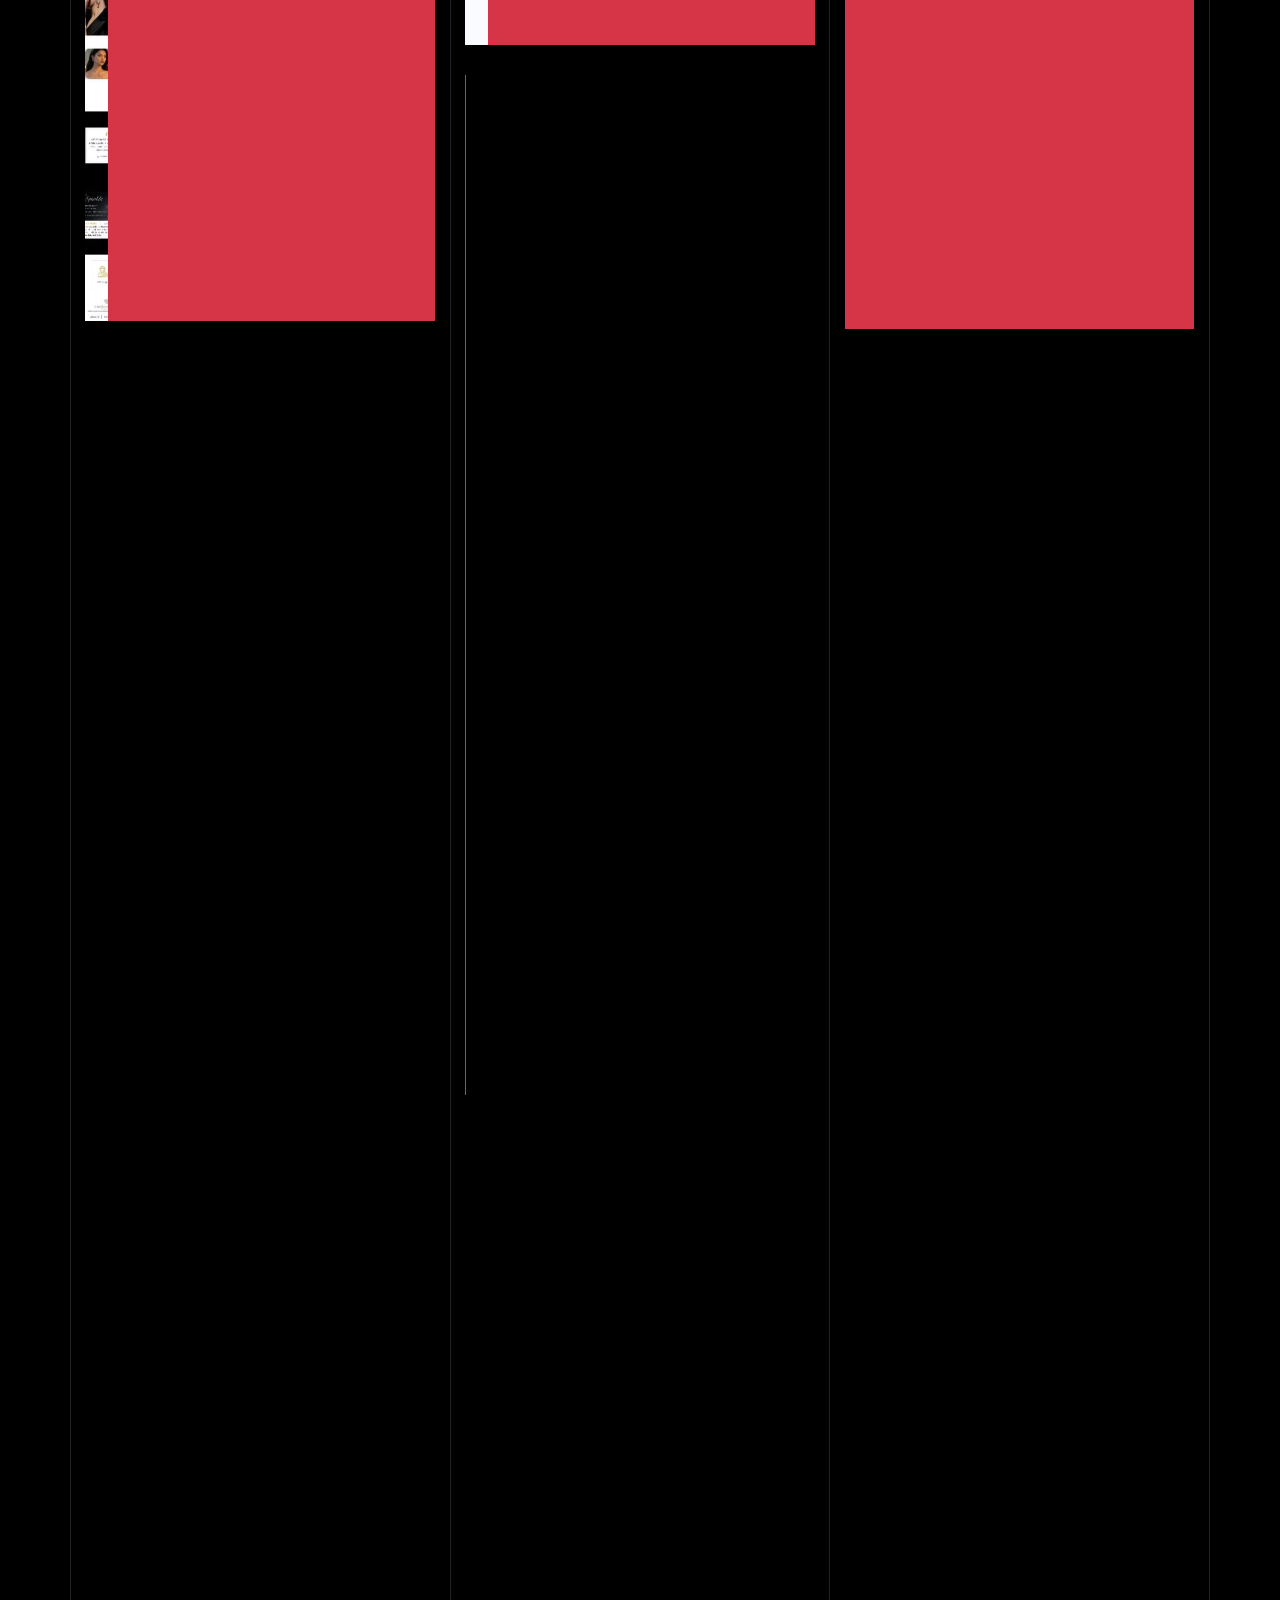
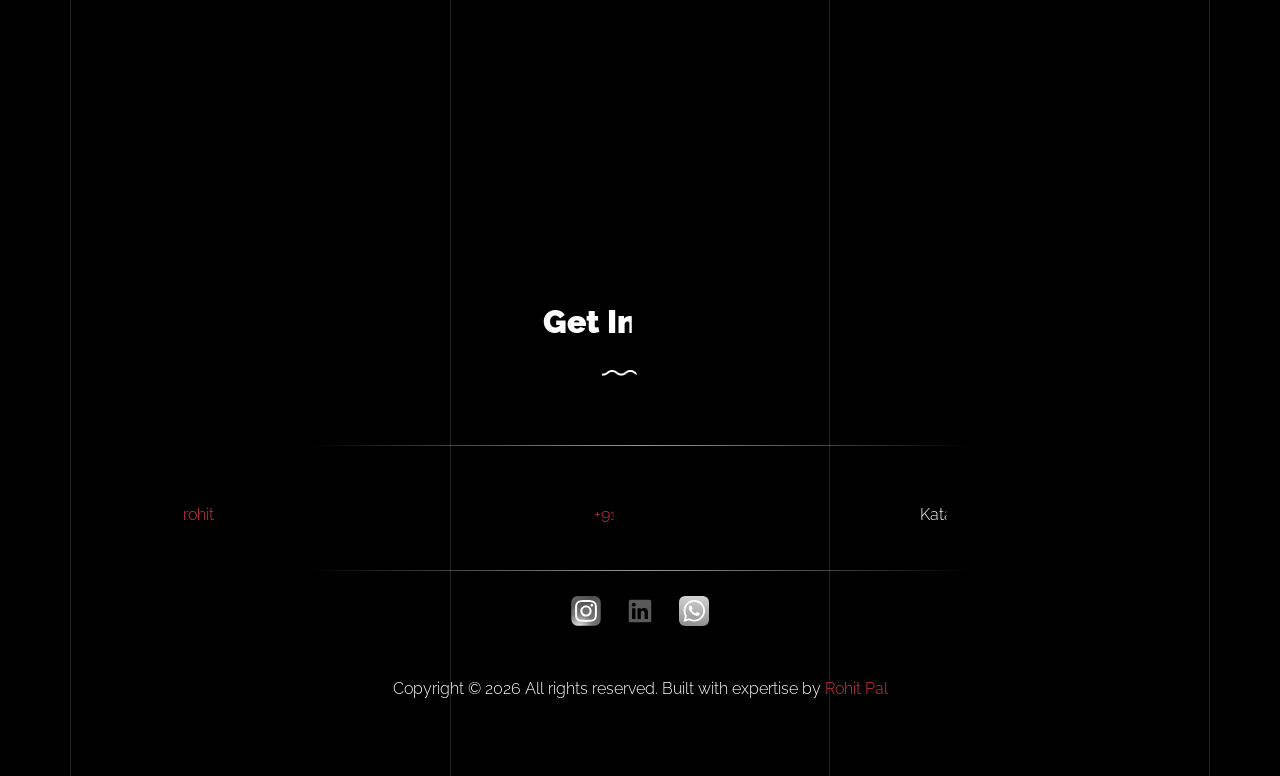
<file: index-du.html>
<!doctype html>
<html lang="en">

<head>
  <meta charset="utf-8">
  <meta name="viewport" content="width=device-width, initial-scale=1, shrink-to-fit=no">

  <title>Rohit Pal | Senior Laravel Developer & Full-Stack Engineer in Surat</title>
  <meta name="description"
    content="Rohit Pal is a professional Web Developer in Surat, specializing in Laravel, Vue.js, and Node.js. Founder of VectroPal Technologies. Building scalable, high-performance web applications.">
  <meta name="keywords"
    content="Rohit Pal, Laravel Developer Surat, Web Developer Surat, Full Stack Developer, PHP Developer, VectroPal Technologies, CineYard, PanApp">
  <meta name="author" content="Rohit Pal">
  <meta name="robots" content="index, follow">
  <meta name="google-site-verification" content="v9ZMew-O78kBWiGp4dui39aCw30hqHJMmn4X3x0TPx4" />
  <link rel="icon" type="image/png" href="https://ui-avatars.com/api/?background=00a76f&color=fff&name=RP">

  <link rel="canonical" href="https://rp8866.github.io/">

  <meta property="og:title" content="Rohit Pal | Expert Laravel & Web Developer">
  <meta property="og:description"
    content="Building advanced web solutions with Laravel, Vue.js, and Node.js. Explore my portfolio and latest projects.">
  <meta property="og:image" content="https://rp8866.github.io/images/hero.png">
  <meta property="og:url" content="https://rp8866.github.io/">
  <meta property="og:type" content="website">

  <meta name="twitter:card" content="summary_large_image">
  <meta name="twitter:title" content="Rohit Pal | Web & Laravel Developer">
  <meta name="twitter:description" content="Explore the portfolio of Rohit Pal — Web Developer from Surat, India.">
  <meta name="twitter:image" content="https://rp8866.github.io/images/hero.png">

  <link rel="preconnect" href="https://fonts.googleapis.com">
  <link rel="preconnect" href="https://fonts.gstatic.com" crossorigin>

  <link rel="stylesheet" href="css/vendor/icomoon/style.css">
  <link rel="stylesheet" href="css/vendor/owl.carousel.min.css">
  <link rel="stylesheet" href="css/vendor/animate.min.css">
  <link rel="stylesheet" href="css/vendor/aos.css">
  <link rel="stylesheet" href="css/vendor/bootstrap.min.css">
  <link rel="stylesheet" href="css/style.css">

  

  <script type="application/ld+json">
  {
    "@context": "https://schema.org",
    "@type": "Person",
    "name": "Rohit Pal",
    "jobTitle": "Senior Web & Laravel Developer",
    "url": "https://rp8866.github.io/",
    "image": "https://rp8866.github.io/images/about_me_pic2.jpg",
    "email": "mailto:rohitpal88663175@gmail.com",
    "telephone": "+91-7048865600",
    "worksFor": {
      "@type": "Organization",
      "name": "VectroPal Technologies"
    },
    "address": {
      "@type": "PostalAddress",
      "addressLocality": "Surat",
      "addressRegion": "Gujarat",
      "postalCode": "395004",
      "addressCountry": "IN"
    },
    "sameAs": [
      "https://www.linkedin.com/in/rohit-pal8866/",
      "https://www.instagram.com/rohit_pal8866",
      "https://github.com/rp8866"
    ]
  }
  </script>
</head>

<body data-spy="scroll" data-target=".site-nav-target" data-offset="200">

  <nav class="unslate_co--site-mobile-menu" aria-label="Mobile Menu">
    <div class="close-wrap d-flex">
      <a href="#" class="d-flex ml-auto js-menu-toggle">
        <span class="close-label">Close</span>
        <div class="close-times">
          <span class="bar1"></span>
          <span class="bar2"></span>
        </div>
      </a>
    </div>
    <div class="site-mobile-inner"></div>
  </nav>

  <div class="unslate_co--site-wrap">

    <div class="unslate_co--site-inner">

      <div class="lines-wrap">
        <div class="lines-inner">
          <div class="lines"></div>
        </div>
      </div>

      <style>
        .portfolio-item {
  transition: all 0.4s ease;
}

.portfolio-item:hover {
  transform: translateY(-10px) scale(1.02);
}

.portfolio-item img {
  transition: transform 0.5s ease;
}

.portfolio-item:hover img {
  transform: scale(1.1);
}.portfolio-item {
  transition: all 0.4s ease;
}

.portfolio-item:hover {
  transform: translateY(-10px) scale(1.02);
}

.portfolio-item img {
  transition: transform 0.5s ease;
}

.portfolio-item:hover img {
  transform: scale(1.1);
}
      </style>

  
      <header class="cover-v1 jarallax" style="background-image: url('images/hero.png');" id="home-section">
        <div class="container">
          <div class="row align-items-center">
            <div class="col-md-7 mx-auto text-center">
              <h1 class="heading gsap-reveal-hero">Rohit Pal</h1>
              <h2 class="subheading gsap-reveal-hero text-xl ml-text">
                Senior Web Developer specializing in Laravel, Vue.js & Scalable Solutions
              </h2>
            </div>
          </div>
        </div>

        <a href="#portfolio-section" class="mouse-wrap smoothscroll" aria-label="Scroll down to portfolio">
          <span class="mouse"><span class="scroll"></span></span>
          <span class="mouse-label">Explore Portfolio</span>
        </a>
      </header>

      <section class="unslate_co--section" id="about-section">
        <div class="container">
          <div class="section-heading-wrap text-center mb-5">
            <h2 class="heading-h2 text-center divider"><span class="gsap-reveal">About Me</span></h2>
            <span class="gsap-reveal"><img src="images/divider.png" alt="divider" width="76"></span>
          </div>
          <div class="row mt-5 justify-content-between">
            <div class="col-lg-7 mb-5 mb-lg-0" data-aos="fade-right">
              <figure class="dotted-bg gsap-reveal-img">
                <img src="images/about_me_pic2.jpg" class="img-fluid" alt="Rohit Pal - Senior Web Developer in Surat"
                  loading="lazy">
              </figure>
            </div>
            <div class="col-lg-4 pr-lg-5" data-aos="fade-left">
              <h3 class="mb-4 heading-h3"><span class="gsap-reveal">Building the Future of the Web</span></h3>
              <p class="lead gsap-reveal">
                I'm Rohit Pal, a developer dedicated to crafting high-performance digital experiences through
                <strong>VectroPal Technologies</strong>.
              </p>
              <p class="mb-4 gsap-reveal">
                With a deep focus on the <strong>Laravel ecosystem</strong>, I specialize in building complex backends,
                RESTful APIs, and interactive frontends using <strong>Vue.js</strong> and <strong>Tailwind CSS</strong>.
              </p>
              <p class="gsap-reveal">
                <a href="pdf/Rohit_Laravel_Developer_Resume.pdf" target="_blank" download
                  class="btn btn-outline-pill btn-custom-light">
                  Download My CV
                </a>
              </p>
            </div>
          </div>
        </div>
      </section>

      <section class="unslate_co--section" id="services-section">
        <div class="container">
          <div class="section-heading-wrap text-center mb-5">
            <h2 class="heading-h2 text-center divider"><span class="gsap-reveal">Core Services</span></h2>
            <span class="gsap-reveal"><img src="images/divider.png" alt="divider" width="76"></span>
          </div>

          <div class="row gutter-v3">
            <div class="col-md-6 col-lg-4 mb-4">
              <div class="feature-v1" data-aos="fade-up" data-aos-delay="0">
                <div class="wrap-icon mb-3">
                  <img src="images/svg/001-options.svg" alt="Backend Development" width="45">
                </div>
                <h3>Advanced Laravel Development</h3>
                <p>Developing secure, scalable backend architectures and API integrations using Laravel 12.</p>
              </div>
            </div>
            <div class="col-md-6 col-lg-4 mb-4">
              <div class="feature-v1" data-aos="fade-up" data-aos-delay="100">
                <div class="wrap-icon mb-3">
                  <img src="images/svg/002-chat.svg" alt="Frontend Development" width="45">
                </div>
                <h3>Modern Frontend Solutions</h3>
                <p>Creating dynamic user interfaces with Vue.js, Alpine.js, and React for seamless interactivity.</p>
              </div>
            </div>
            <div class="col-md-6 col-lg-4 mb-4">
              <div class="feature-v1" data-aos="fade-up" data-aos-delay="200">
                <div class="wrap-icon mb-3">
                  <img src="images/svg/006-goal.svg" alt="API Integration" width="45">
                </div>
                <h3>API & Database Optimization</h3>
                <p>Expertise in MySQL tuning, Redis caching, and complex third-party API integrations like Razorpay.</p>
              </div>
            </div>
          </div>
        </div>
      </section>

      <section class="unslate_co--section" id="portfolio-section">
        <div class="container">
          <div class="portfolio-wrapper">
            <div class="d-flex align-items-center mb-4 gsap-reveal gsap-reveal-filter">
              <h2 class="mr-auto heading-h2"><span class="gsap-reveal">Latest Projects</span></h2>
            </div>
            <div id="posts" class="row gutter-isotope-item">
              <div class="item web col-sm-6 col-md-6 col-lg-4 isotope-mb-2">
                <a href="#" class="portfolio-item isotope-item gsap-reveal-img" data-id="1">
                  <div class="overlay">
                    <span class="wrap-icon icon-link2"></span>
                    <div class="portfolio-item-content">
                      <h3>CineYard</h3>
                      <p>Entertainment Industry Platform</p>
                    </div>
                  </div>
                  <img src="images/work_1_md.jpg" class="lazyload img-fluid" alt="CineYard Project Thumbnail" />
                </a>
              </div>
              <div class="item web col-sm-6 col-md-6 col-lg-4 isotope-mb-2">
                <a href="#" class="portfolio-item isotope-item gsap-reveal-img" data-id="2">
                  <div class="overlay">
                    <span class="wrap-icon icon-link2"></span>
                    <div class="portfolio-item-content">
                      <h3>PanApp</h3>
                      <p>Managed Service Portal</p>
                    </div>
                  </div>
                  <img src="images/work_2_md.jpg" class="lazyload img-fluid" alt="PanApp Project Thumbnail" />
                </a>
              </div>
            </div>
          </div>
        </div>
      </section>

      <footer class="unslate_co--section" id="contact-section">
        <div class="container">
          <div class="section-heading-wrap text-center mb-5">
            <h2 class="heading-h2 text-center divider"><span class="gsap-reveal">Get In Touch</span></h2>
            <span class="gsap-reveal"><img src="images/divider.png" alt="divider" width="76"></span>
          </div>
          <hr class="my-4 divider-hr">
          <div class="d-flex flex-column flex-md-row justify-content-around text-center">
            <div class="gsap-reveal mb-4 mb-md-0">
              <span class="d-block contact-info-label">Email</span>
              <a href="mailto:rohitpal88663175@gmail.com" class="contact-info-val">rohitpal88663175@gmail.com</a>
            </div>
            <div class="gsap-reveal mb-4 mb-md-0">
              <span class="d-block contact-info-label">Phone</span>
              <a href="tel:+917048865600" class="contact-info-val">+91 7048 865 600</a>
            </div>
            <div class="gsap-reveal">
              <span class="d-block contact-info-label">Location</span>
              <address class="contact-info-val">Katargam, Surat, Gujarat</address>
            </div>
          </div>

          <hr class="my-4 divider-hr">
          <div class="text-center mb-4 social-links">
            <a href="https://www.instagram.com/rohit_pal8866" target="_blank" aria-label="Visit Instagram Profile">
              <img src="images/social/Instagram.svg" alt="Instagram" class="social-icon" width="30">
            </a>
            <a href="https://www.linkedin.com/in/rohit-pal8866/" target="_blank" aria-label="Visit LinkedIn Profile">
              <img src="images/social/linkedin.svg" alt="LinkedIn" class="social-icon" width="30">
            </a>
            <a href="https://wa.me/917048865600" target="_blank" aria-label="Chat on WhatsApp">
              <img src="images/social/whatsapp.svg" alt="WhatsApp" class="social-icon" width="30">
            </a>
          </div>

          <p class="site-copyright mt-5 text-center">
            Copyright &copy;
            <script>document.write(new Date().getFullYear());</script> All rights reserved.
            Built with expertise by <a href="https://rp8866.github.io/" target="_blank">Rohit Pal</a>
          </p>
        </div>
      </footer>
    </div>
  </div>

  <div id="unslate_co--overlayer"></div>
  <div class="site-loader-wrap">
    <div class="site-loader"></div>
  </div>

  <script src="js/scripts-dist.js"></script>
  <script src="js/main.js"></script>
  <script src="js/experince.js"></script>
  <script src="js/project.js"></script>

</body>

</html>
</file>
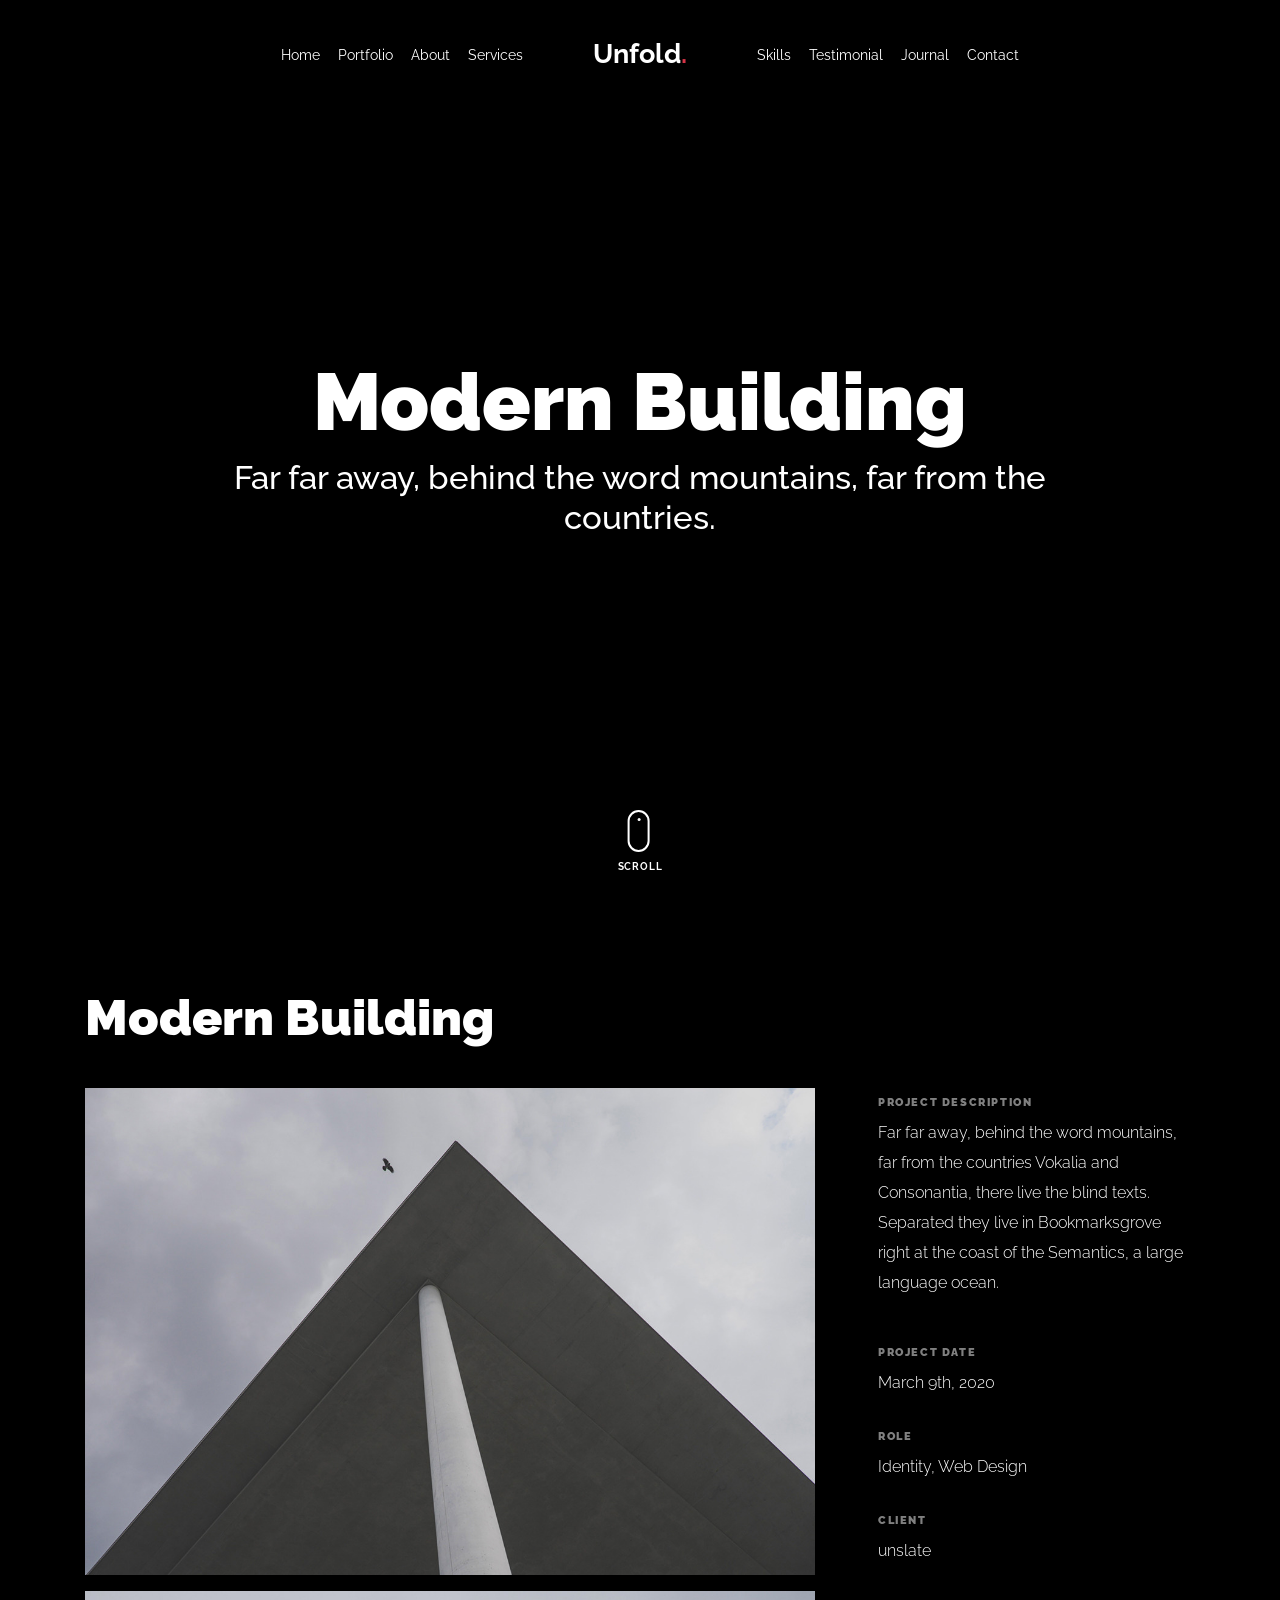
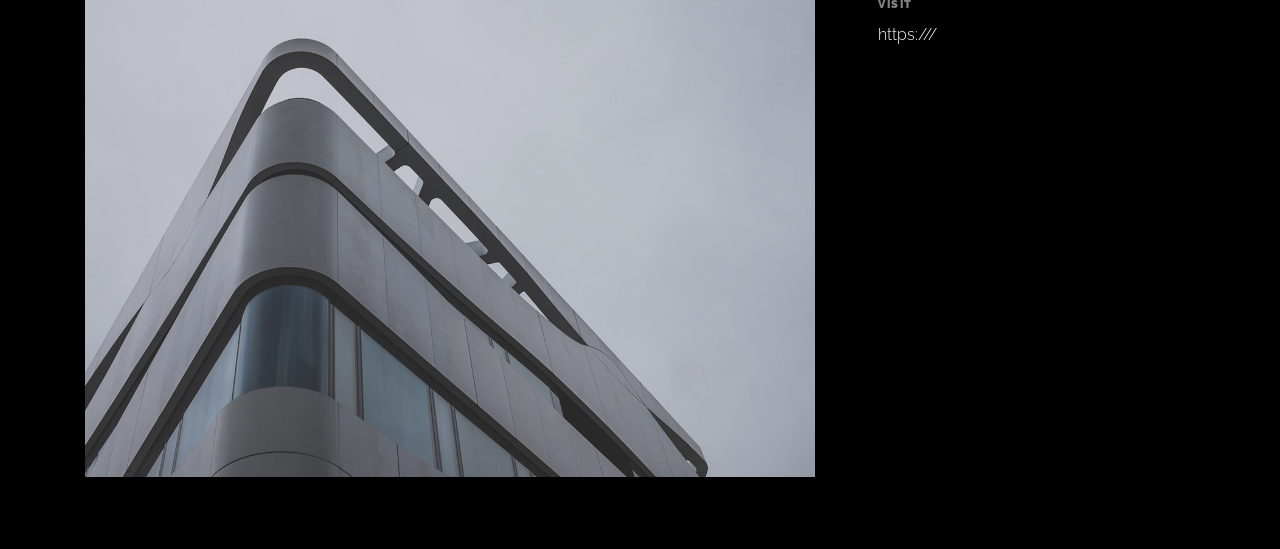
<file: portfolio-single-4.html>
<!doctype html>
<html lang="en">

<head>
  <title>Unfold &mdash; A onepage portfolio HTML template by Colorlib</title>
  <meta charset="utf-8">
  <meta name="viewport" content="width=device-width, initial-scale=1, shrink-to-fit=no">
  
  <meta name="description" content="">
  <meta name="keywords" content="html, css, javascript, jquery">
  <meta name="author" content="">

  <link rel="stylesheet" href="css/vendor/icomoon/style.css">
  <link rel="stylesheet" href="css/vendor/owl.carousel.min.css">
  <link rel="stylesheet" href="css/vendor/aos.css">
  <link rel="stylesheet" href="css/vendor/animate.min.css">
  <link rel="stylesheet" href="css/vendor/bootstrap.min.css">
  <link rel="stylesheet" href="css/vendor/jquery.fancybox.min.css">

  <!-- Theme Style -->
  <link rel="stylesheet" href="css/style.css">

</head>

<body data-spy="scroll" data-target=".site-nav-target" data-offset="200">

  <nav class="unslate_co--site-mobile-menu">
    <div class="close-wrap d-flex">
      <a href="#" class="d-flex ml-auto js-menu-toggle">
        <span class="close-label">Close</span>
        <div class="close-times">
          <span class="bar1"></span>
          <span class="bar2"></span>
        </div>
      </a>
    </div>
    <div class="site-mobile-inner"></div>
  </nav>

  <div class="unslate_co--site-wrap">

    <div class="unslate_co--site-inner">

      <nav class="unslate_co--site-nav site-nav-target">

        <div class="container">

          <div class="row align-items-center justify-content-between text-left">
            <div class="col-md-5 text-right">
              <ul class="site-nav-ul js-clone-nav text-left d-none d-lg-inline-block">
                <li class="has-children">
                  <a href="index.html#home-section" class="nav-link">Home</a>
                  <ul class="dropdown">
                    <li>
                      <a href="index.html">Hero Image BG</a>
                    </li>
                    <li>
                      <a href="index-video.html">Video BG</a>
                    </li>
                    <li>
                      <a href="index-hero-slider.html">Hero Slider</a>
                    </li>
                    <li>
                      <a href="index-sidebar-menu.html">Sidebar Menu</a>
                    </li>
                    <li>
                      <a href="index-right-menu.html">Right Menu</a>
                    </li>
                  </ul>
                </li>
                <li><a href="index.html#portfolio-section" class="nav-link">Portfolio</a></li>
                <li><a href="index.html#about-section" class="nav-link">About</a></li>
                <li><a href="index.html#services-section" class="nav-link">Services</a></li>
              </ul>
            </div>
            <div class="site-logo pos-absolute">
              <a href="index.html" class="unslate_co--site-logo">Unfold<span>.</span></a>
            </div>
            <div class="col-md-5 text-right text-lg-left">
              <ul class="site-nav-ul js-clone-nav text-left d-none d-lg-inline-block">
                <li><a href="index.html#skills-section" class="nav-link">Skills</a></li>
                <li><a href="index.html#testimonial-section" class="nav-link">Testimonial</a></li>
                <li><a href="index.html#journal-section" class="nav-link">Journal</a></li>
                <li><a href="index.html#contact-section" class="nav-link">Contact</a></li>
              </ul>

              <ul class="site-nav-ul-none-onepage text-right d-inline-block d-lg-none">
                <li><a href="#" class="js-menu-toggle">Menu</a></li>
              </ul>

            </div>
          </div>
        </div>

      </nav>
      <!-- END nav -->

      <div class="cover-v1 gradient-bottom-black jarallax">
        <div class="container">
          <div class="row align-items-center">

            <div class="col-md-10 mx-auto text-center">
              <h1 class="heading" data-aos="fade-up">Modern Building</h1>
              <h2 class="subheading" data-aos="fade-up" data-aos-delay="100">Far far away, behind the word mountains, far from the countries.</h2>
            </div>

          </div>
        </div>

        <!-- dov -->
        <a href="#portfolio-single-section" class="mouse-wrap smoothscroll">
          <span class="mouse">
            <span class="scroll"></span>
          </span>
          <span class="mouse-label">Scroll</span>
        </a>

      </div>
      <!-- END .cover-v1 -->

      <div class="container">
        <div class="portfolio-single-wrap unslate_co--section" id="portfolio-single-section">
          <div class="portfolio-single-inner">

            <h2 class="heading-portfolio-single-h2">Modern Building</h2>

            <div class="row justify-content-between align-items-stretch">

              <div class="col-lg-8">
                <p><a href="images/work_3_a_full.jpg" data-fancybox="gal"><img src="images/work_3_a_full.jpg" alt="Image" class="img-fluid"></a></p>
                <p><a href="images/work_3_full.jpg" data-fancybox="gal"><img src="images/work_3_full.jpg" alt="Image" class="img-fluid"></a></p>
              </div>
              <div class="col-lg-4 pl-lg-5">
                <div class="unslate_co--sticky">
                  <div class="row">
                    <div class="col-md-12 mb-4">
                      <div class="detail-v1">
                        <span class="detail-label">Project Description</span>
                        <p>Far far away, behind the word mountains, far from the countries Vokalia and Consonantia, there live the blind texts. Separated they live in Bookmarksgrove right at the coast of the Semantics, a large language ocean.</p>
                      </div>
                    </div>

                    <div class="col-md-12 mb-4">
                      <div class="detail-v1">
                        <span class="detail-label">Project Date</span>
                        <span class="detail-val">March 9th, 2020</span>
                      </div>
                    </div>
                    <div class="col-md-12 mb-4">
                      <div class="detail-v1">
                        <span class="detail-label">Role</span>
                        <span class="detail-val"><a href="#">Identity</a>, <a href="#">Web Design</a></span>
                      </div>
                    </div>
                    <div class="col-md-12 mb-4">
                      <div class="detail-v1">
                        <span class="detail-label">Client</span>
                        <span class="detail-val">unslate</span>
                      </div>
                    </div>
                    <div class="col-md-12 mb-4">
                      <div class="detail-v1">
                        <span class="detail-label">Visit</span>
                        <span class="detail-val"><a href="#">https:///</a></span>
                      </div>
                    </div>
                  </div>
                </div> 
              </div>

            </div>

          </div>
        </div>
      </div>
    </div> 

    <footer class="unslate_co--footer unslate_co--section">
      <div class="container">
        <div class="row justify-content-center">
          <div class="col-md-7">

            <div class="footer-site-logo"><a href="#">Unfold<span>.</span></a></div>

            <ul class="footer-site-social">
              <li><a href="#">Facebook</a></li>
              <li><a href="#">Twitter</a></li>
              <li><a href="#">Instagram</a></li>
              <li><a href="#">Dribbble</a></li>
              <li><a href="#">Behance</a></li>
            </ul>

            <p class="site-copyright">
                
                <!-- Link back to Colorlib can't be removed. Template is licensed under CC BY 3.0. -->
                Copyright &copy;
                <script>
                  document.write(new Date().getFullYear());
                </script> All rights reserved | This template is made with <i class="icon-heart"
                  aria-hidden="true"></i> by <a href="https://colorlib.com" target="_blank">Colorlib</a>
                <!-- Link back to Colorlib can't be removed. Template is licensed under CC BY 3.0. -->
              
              </p>

          </div>
        </div>
      </div>
    </footer>

  </div>

  <!-- Loader -->
  <div id="unslate_co--overlayer"></div>
  <div class="site-loader-wrap">
    <div class="site-loader"></div>
  </div>

  <script src="js/scripts-dist.js"></script>
  <script src="js/main.js"></script>

  
</body>

</html>
</file>
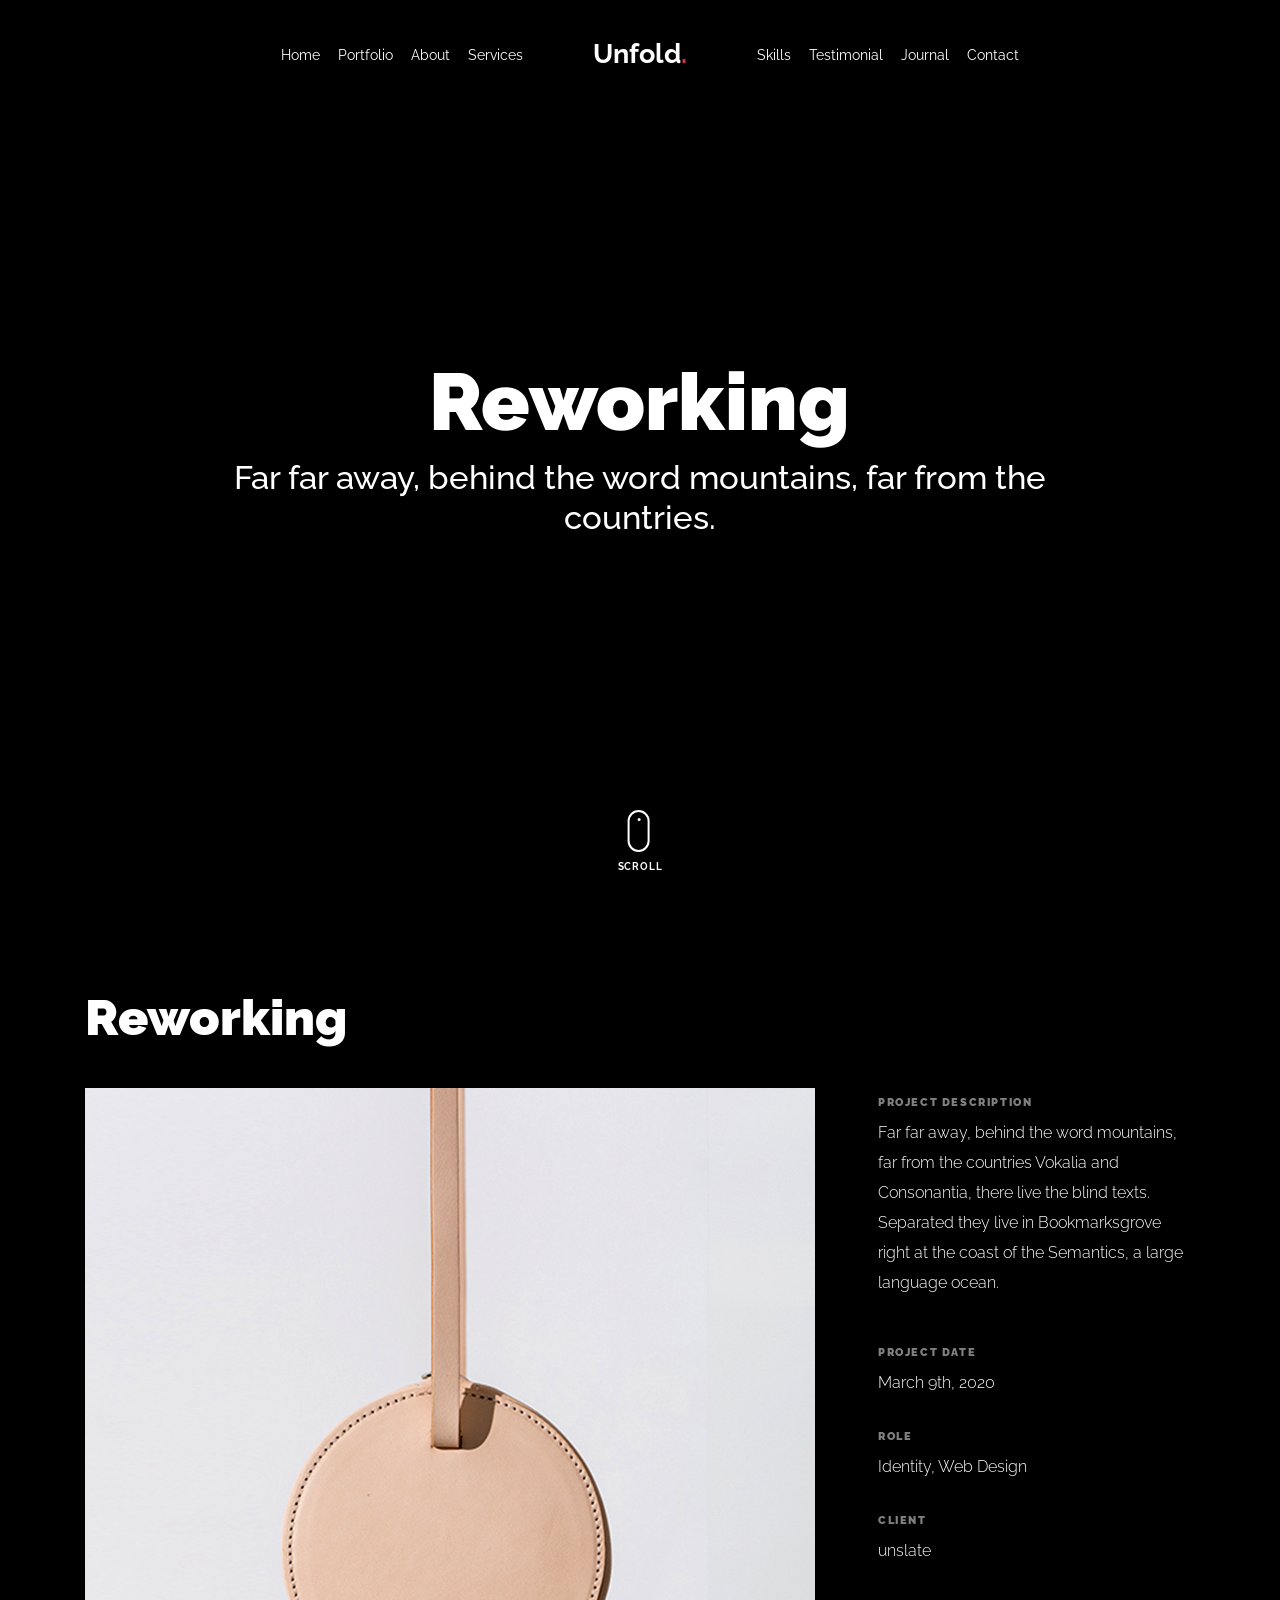
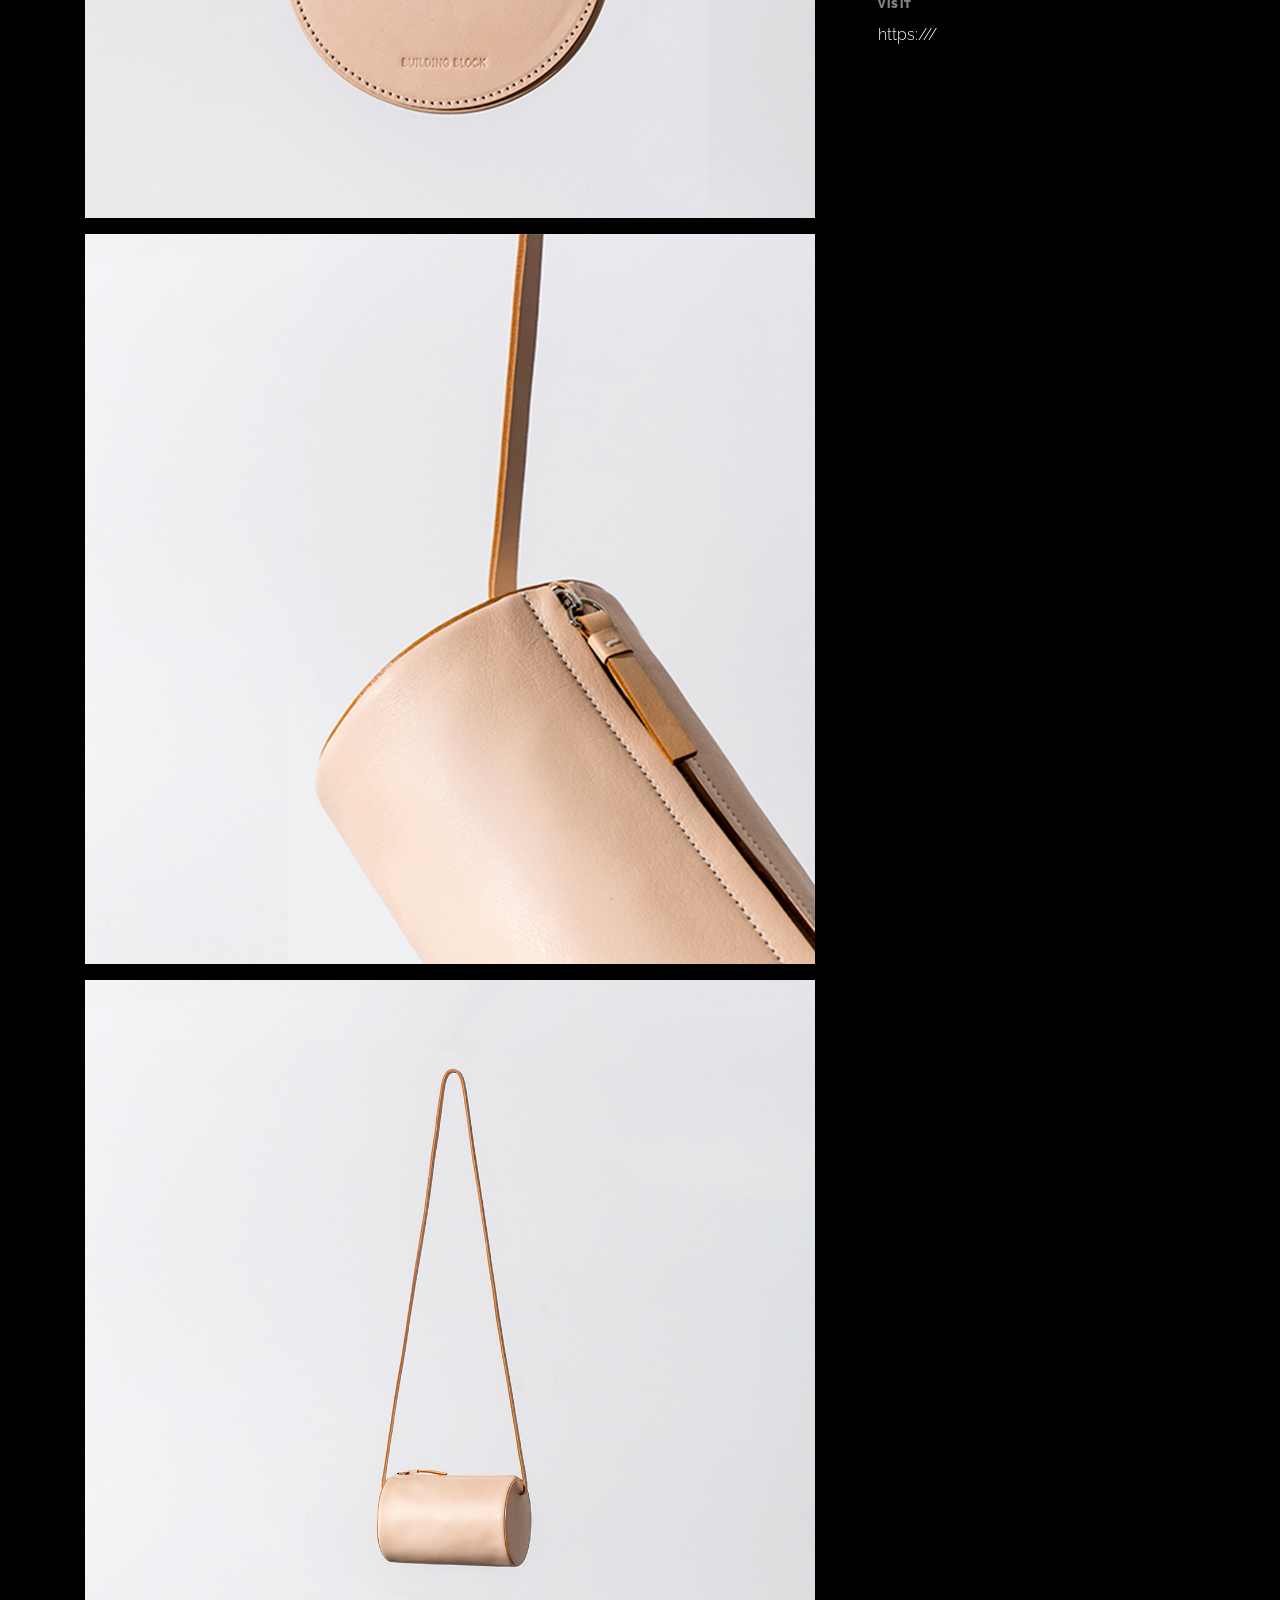
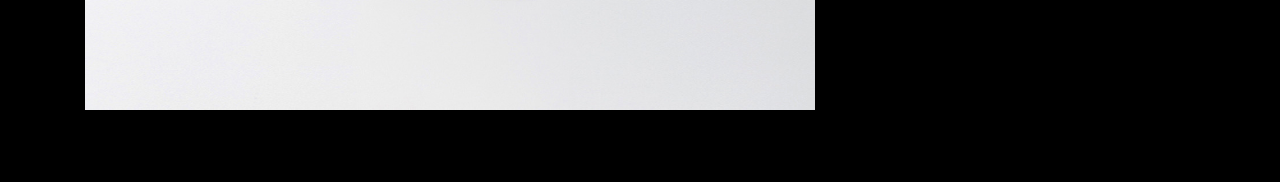
<file: project-details.html>
<!doctype html>
<html lang="en">

<head>
  <title>Unfold &mdash; A onepage portfolio HTML template by Colorlib</title>
  <meta charset="utf-8">
  <meta name="viewport" content="width=device-width, initial-scale=1, shrink-to-fit=no">
  
  <meta name="description" content="">
  <meta name="keywords" content="html, css, javascript, jquery">
  <meta name="author" content="">

  <link rel="stylesheet" href="css/vendor/icomoon/style.css">
  <link rel="stylesheet" href="css/vendor/owl.carousel.min.css">
  <link rel="stylesheet" href="css/vendor/aos.css">
  <link rel="stylesheet" href="css/vendor/animate.min.css">
  <link rel="stylesheet" href="css/vendor/bootstrap.min.css">
  <link rel="stylesheet" href="css/vendor/jquery.fancybox.min.css">

  <!-- Theme Style -->
  <link rel="stylesheet" href="css/style.css">

</head>

<body data-spy="scroll" data-target=".site-nav-target" data-offset="200">

  <nav class="unslate_co--site-mobile-menu">
    <div class="close-wrap d-flex">
      <a href="#" class="d-flex ml-auto js-menu-toggle">
        <span class="close-label">Close</span>
        <div class="close-times">
          <span class="bar1"></span>
          <span class="bar2"></span>
        </div>
      </a>
    </div>
    <div class="site-mobile-inner"></div>
  </nav>

  <div class="unslate_co--site-wrap">

    <div class="unslate_co--site-inner">

      <nav class="unslate_co--site-nav site-nav-target">

        <div class="container">

          <div class="row align-items-center justify-content-between text-left">
            <div class="col-md-5 text-right">
              <ul class="site-nav-ul js-clone-nav text-left d-none d-lg-inline-block">
                <li class="has-children">
                  <a href="index.html#home-section" class="nav-link">Home</a>
                  <ul class="dropdown">
                    <li>
                      <a href="index.html">Hero Image BG</a>
                    </li>
                    <li>
                      <a href="index-video.html">Video BG</a>
                    </li>
                    <li>
                      <a href="index-hero-slider.html">Hero Slider</a>
                    </li>
                    <li>
                      <a href="index-sidebar-menu.html">Sidebar Menu</a>
                    </li>
                    <li>
                      <a href="index-right-menu.html">Right Menu</a>
                    </li>
                  </ul>
                </li>
                <li><a href="index.html#portfolio-section" class="nav-link">Portfolio</a></li>
                <li><a href="index.html#about-section" class="nav-link">About</a></li>
                <li><a href="index.html#services-section" class="nav-link">Services</a></li>
              </ul>
            </div>
            <div class="site-logo pos-absolute">
              <a href="index.html" class="unslate_co--site-logo">Unfold<span>.</span></a>
            </div>
            <div class="col-md-5 text-right text-lg-left">
              <ul class="site-nav-ul js-clone-nav text-left d-none d-lg-inline-block">
                <li><a href="index.html#skills-section" class="nav-link">Skills</a></li>
                <li><a href="index.html#testimonial-section" class="nav-link">Testimonial</a></li>
                <li><a href="index.html#journal-section" class="nav-link">Journal</a></li>
                <li><a href="index.html#contact-section" class="nav-link">Contact</a></li>
              </ul>

              <ul class="site-nav-ul-none-onepage text-right d-inline-block d-lg-none">
                <li><a href="#" class="js-menu-toggle">Menu</a></li>
              </ul>

            </div>
          </div>
        </div>

      </nav>
      <!-- END nav -->

      <div class="cover-v1 gradient-bottom-black jarallax">
        <div class="container">
          <div class="row align-items-center">

            <div class="col-md-10 mx-auto text-center">
              <h1 class="heading" data-aos="fade-up">Reworking</h1>
              <h2 class="subheading" data-aos="fade-up" data-aos-delay="100">Far far away, behind the word mountains, far from the countries.</h2>
            </div>

          </div>
        </div>

        <!-- dov -->
        <a href="#portfolio-single-section" class="mouse-wrap smoothscroll">
          <span class="mouse">
            <span class="scroll"></span>
          </span>
          <span class="mouse-label">Scroll</span>
        </a>

      </div>
      <!-- END .cover-v1 -->

      <div class="container">
        <div class="portfolio-single-wrap unslate_co--section" id="portfolio-single-section">
          <div class="portfolio-single-inner">

            <h2 class="heading-portfolio-single-h2">Reworking</h2>

            <div class="row justify-content-between align-items-stretch">

              <div class="col-lg-8">
                <p><a href="images/work_2_full.jpg" data-fancybox="gal"><img src="images/work_2_full.jpg" alt="Image" class="img-fluid"></a></p>
                <p><a href="images/work_2_a_full.jpg" data-fancybox="gal"><img src="images/work_2_a_full.jpg" alt="Image" class="img-fluid"></a></p>
                <p><a href="images/work_2_b_full.jpg" data-fancybox="gal"><img src="images/work_2_b_full.jpg" alt="Image" class="img-fluid"></a></p>
              </div>
              <div class="col-lg-4 pl-lg-5">
                <div class="unslate_co--sticky">
                  <div class="row">
                    <div class="col-md-12 mb-4">
                      <div class="detail-v1">
                        <span class="detail-label">Project Description</span>
                        <p>Far far away, behind the word mountains, far from the countries Vokalia and Consonantia, there live the blind texts. Separated they live in Bookmarksgrove right at the coast of the Semantics, a large language ocean.</p>
                      </div>
                    </div>

                    <div class="col-md-12 mb-4">
                      <div class="detail-v1">
                        <span class="detail-label">Project Date</span>
                        <span class="detail-val">March 9th, 2020</span>
                      </div>
                    </div>
                    <div class="col-md-12 mb-4">
                      <div class="detail-v1">
                        <span class="detail-label">Role</span>
                        <span class="detail-val"><a href="#">Identity</a>, <a href="#">Web Design</a></span>
                      </div>
                    </div>
                    <div class="col-md-12 mb-4">
                      <div class="detail-v1">
                        <span class="detail-label">Client</span>
                        <span class="detail-val">unslate</span>
                      </div>
                    </div>
                    <div class="col-md-12 mb-4">
                      <div class="detail-v1">
                        <span class="detail-label">Visit</span>
                        <span class="detail-val"><a href="#">https:///</a></span>
                      </div>
                    </div>
                  </div>
                </div> 
              </div>

            </div>

          </div>
        </div>
      </div>
    </div>

    <footer class="unslate_co--footer unslate_co--section">
      <div class="container">
        <div class="row justify-content-center">
          <div class="col-md-7">

            <div class="footer-site-logo"><a href="#">Unfold<span>.</span></a></div>

            <ul class="footer-site-social">
              <li><a href="#">Facebook</a></li>
              <li><a href="#">Twitter</a></li>
              <li><a href="#">Instagram</a></li>
              <li><a href="#">Dribbble</a></li>
              <li><a href="#">Behance</a></li>
            </ul>

            <p class="site-copyright">
                
                <!-- Link back to Colorlib can't be removed. Template is licensed under CC BY 3.0. -->
                Copyright &copy;
                <script>
                  document.write(new Date().getFullYear());
                </script> All rights reserved | This template is made with <i class="icon-heart"
                  aria-hidden="true"></i> by <a href="https://colorlib.com" target="_blank">Colorlib</a>
                <!-- Link back to Colorlib can't be removed. Template is licensed under CC BY 3.0. -->
              
              </p>

          </div>
        </div>
      </div>
    </footer>

  </div>

  <!-- Loader -->
  <div id="unslate_co--overlayer"></div>
  <div class="site-loader-wrap">
    <div class="site-loader"></div>
  </div>

  <script src="js/scripts-dist.js"></script>
  <script src="js/main.js"></script>


</body>

</html>
</file>
<file: css/vendor/icomoon/style.css>
@font-face {
  font-family: 'icomoon';
  src:  url('fonts/icomoon.eot?10si43');
  src:  url('fonts/icomoon.eot?10si43#iefix') format('embedded-opentype'),
    url('fonts/icomoon.ttf?10si43') format('truetype'),
    url('fonts/icomoon.woff?10si43') format('woff'),
    url('fonts/icomoon.svg?10si43#icomoon') format('svg');
  font-weight: normal;
  font-style: normal;
}

[class^="icon-"], [class*=" icon-"] {
  /* use !important to prevent issues with browser extensions that change fonts */
  font-family: 'icomoon' !important;
  speak: none;
  font-style: normal;
  font-weight: normal;
  font-variant: normal;
  text-transform: none;
  line-height: 1;

  /* Better Font Rendering =========== */
  -webkit-font-smoothing: antialiased;
  -moz-osx-font-smoothing: grayscale;
}

.icon-asterisk:before {
  content: "\f069";
}
.icon-plus:before {
  content: "\f067";
}
.icon-question:before {
  content: "\f128";
}
.icon-minus:before {
  content: "\f068";
}
.icon-glass:before {
  content: "\f000";
}
.icon-music:before {
  content: "\f001";
}
.icon-search:before {
  content: "\f002";
}
.icon-envelope-o:before {
  content: "\f003";
}
.icon-heart:before {
  content: "\f004";
}
.icon-star:before {
  content: "\f005";
}
.icon-star-o:before {
  content: "\f006";
}
.icon-user:before {
  content: "\f007";
}
.icon-film:before {
  content: "\f008";
}
.icon-th-large:before {
  content: "\f009";
}
.icon-th:before {
  content: "\f00a";
}
.icon-th-list:before {
  content: "\f00b";
}
.icon-check:before {
  content: "\f00c";
}
.icon-close:before {
  content: "\f00d";
}
.icon-remove:before {
  content: "\f00d";
}
.icon-times:before {
  content: "\f00d";
}
.icon-search-plus:before {
  content: "\f00e";
}
.icon-search-minus:before {
  content: "\f010";
}
.icon-power-off:before {
  content: "\f011";
}
.icon-signal:before {
  content: "\f012";
}
.icon-cog:before {
  content: "\f013";
}
.icon-gear:before {
  content: "\f013";
}
.icon-trash-o:before {
  content: "\f014";
}
.icon-home:before {
  content: "\f015";
}
.icon-file-o:before {
  content: "\f016";
}
.icon-clock-o:before {
  content: "\f017";
}
.icon-road:before {
  content: "\f018";
}
.icon-download:before {
  content: "\f019";
}
.icon-arrow-circle-o-down:before {
  content: "\f01a";
}
.icon-arrow-circle-o-up:before {
  content: "\f01b";
}
.icon-inbox:before {
  content: "\f01c";
}
.icon-play-circle-o:before {
  content: "\f01d";
}
.icon-repeat:before {
  content: "\f01e";
}
.icon-rotate-right:before {
  content: "\f01e";
}
.icon-refresh:before {
  content: "\f021";
}
.icon-list-alt:before {
  content: "\f022";
}
.icon-lock:before {
  content: "\f023";
}
.icon-flag:before {
  content: "\f024";
}
.icon-headphones:before {
  content: "\f025";
}
.icon-volume-off:before {
  content: "\f026";
}
.icon-volume-down:before {
  content: "\f027";
}
.icon-volume-up:before {
  content: "\f028";
}
.icon-qrcode:before {
  content: "\f029";
}
.icon-barcode:before {
  content: "\f02a";
}
.icon-tag:before {
  content: "\f02b";
}
.icon-tags:before {
  content: "\f02c";
}
.icon-book:before {
  content: "\f02d";
}
.icon-bookmark:before {
  content: "\f02e";
}
.icon-print:before {
  content: "\f02f";
}
.icon-camera:before {
  content: "\f030";
}
.icon-font:before {
  content: "\f031";
}
.icon-bold:before {
  content: "\f032";
}
.icon-italic:before {
  content: "\f033";
}
.icon-text-height:before {
  content: "\f034";
}
.icon-text-width:before {
  content: "\f035";
}
.icon-align-left:before {
  content: "\f036";
}
.icon-align-center:before {
  content: "\f037";
}
.icon-align-right:before {
  content: "\f038";
}
.icon-align-justify:before {
  content: "\f039";
}
.icon-list:before {
  content: "\f03a";
}
.icon-dedent:before {
  content: "\f03b";
}
.icon-outdent:before {
  content: "\f03b";
}
.icon-indent:before {
  content: "\f03c";
}
.icon-video-camera:before {
  content: "\f03d";
}
.icon-image:before {
  content: "\f03e";
}
.icon-photo:before {
  content: "\f03e";
}
.icon-picture-o:before {
  content: "\f03e";
}
.icon-pencil:before {
  content: "\f040";
}
.icon-map-marker:before {
  content: "\f041";
}
.icon-adjust:before {
  content: "\f042";
}
.icon-tint:before {
  content: "\f043";
}
.icon-edit:before {
  content: "\f044";
}
.icon-pencil-square-o:before {
  content: "\f044";
}
.icon-share-square-o:before {
  content: "\f045";
}
.icon-check-square-o:before {
  content: "\f046";
}
.icon-arrows:before {
  content: "\f047";
}
.icon-step-backward:before {
  content: "\f048";
}
.icon-fast-backward:before {
  content: "\f049";
}
.icon-backward:before {
  content: "\f04a";
}
.icon-play:before {
  content: "\f04b";
}
.icon-pause:before {
  content: "\f04c";
}
.icon-stop:before {
  content: "\f04d";
}
.icon-forward:before {
  content: "\f04e";
}
.icon-fast-forward:before {
  content: "\f050";
}
.icon-step-forward:before {
  content: "\f051";
}
.icon-eject:before {
  content: "\f052";
}
.icon-chevron-left:before {
  content: "\f053";
}
.icon-chevron-right:before {
  content: "\f054";
}
.icon-plus-circle:before {
  content: "\f055";
}
.icon-minus-circle:before {
  content: "\f056";
}
.icon-times-circle:before {
  content: "\f057";
}
.icon-check-circle:before {
  content: "\f058";
}
.icon-question-circle:before {
  content: "\f059";
}
.icon-info-circle:before {
  content: "\f05a";
}
.icon-crosshairs:before {
  content: "\f05b";
}
.icon-times-circle-o:before {
  content: "\f05c";
}
.icon-check-circle-o:before {
  content: "\f05d";
}
.icon-ban:before {
  content: "\f05e";
}
.icon-arrow-left:before {
  content: "\f060";
}
.icon-arrow-right:before {
  content: "\f061";
}
.icon-arrow-up:before {
  content: "\f062";
}
.icon-arrow-down:before {
  content: "\f063";
}
.icon-mail-forward:before {
  content: "\f064";
}
.icon-share:before {
  content: "\f064";
}
.icon-expand:before {
  content: "\f065";
}
.icon-compress:before {
  content: "\f066";
}
.icon-exclamation-circle:before {
  content: "\f06a";
}
.icon-gift:before {
  content: "\f06b";
}
.icon-leaf:before {
  content: "\f06c";
}
.icon-fire:before {
  content: "\f06d";
}
.icon-eye:before {
  content: "\f06e";
}
.icon-eye-slash:before {
  content: "\f070";
}
.icon-exclamation-triangle:before {
  content: "\f071";
}
.icon-warning:before {
  content: "\f071";
}
.icon-plane:before {
  content: "\f072";
}
.icon-calendar:before {
  content: "\f073";
}
.icon-random:before {
  content: "\f074";
}
.icon-comment:before {
  content: "\f075";
}
.icon-magnet:before {
  content: "\f076";
}
.icon-chevron-up:before {
  content: "\f077";
}
.icon-chevron-down:before {
  content: "\f078";
}
.icon-retweet:before {
  content: "\f079";
}
.icon-shopping-cart:before {
  content: "\f07a";
}
.icon-folder:before {
  content: "\f07b";
}
.icon-folder-open:before {
  content: "\f07c";
}
.icon-arrows-v:before {
  content: "\f07d";
}
.icon-arrows-h:before {
  content: "\f07e";
}
.icon-bar-chart:before {
  content: "\f080";
}
.icon-bar-chart-o:before {
  content: "\f080";
}
.icon-twitter-square:before {
  content: "\f081";
}
.icon-facebook-square:before {
  content: "\f082";
}
.icon-camera-retro:before {
  content: "\f083";
}
.icon-key:before {
  content: "\f084";
}
.icon-cogs:before {
  content: "\f085";
}
.icon-gears:before {
  content: "\f085";
}
.icon-comments:before {
  content: "\f086";
}
.icon-thumbs-o-up:before {
  content: "\f087";
}
.icon-thumbs-o-down:before {
  content: "\f088";
}
.icon-star-half:before {
  content: "\f089";
}
.icon-heart-o:before {
  content: "\f08a";
}
.icon-sign-out:before {
  content: "\f08b";
}
.icon-linkedin-square:before {
  content: "\f08c";
}
.icon-thumb-tack:before {
  content: "\f08d";
}
.icon-external-link:before {
  content: "\f08e";
}
.icon-sign-in:before {
  content: "\f090";
}
.icon-trophy:before {
  content: "\f091";
}
.icon-github-square:before {
  content: "\f092";
}
.icon-upload:before {
  content: "\f093";
}
.icon-lemon-o:before {
  content: "\f094";
}
.icon-phone:before {
  content: "\f095";
}
.icon-square-o:before {
  content: "\f096";
}
.icon-bookmark-o:before {
  content: "\f097";
}
.icon-phone-square:before {
  content: "\f098";
}
.icon-twitter:before {
  content: "\f099";
}
.icon-facebook:before {
  content: "\f09a";
}
.icon-facebook-f:before {
  content: "\f09a";
}
.icon-github:before {
  content: "\f09b";
}
.icon-unlock:before {
  content: "\f09c";
}
.icon-credit-card:before {
  content: "\f09d";
}
.icon-feed:before {
  content: "\f09e";
}
.icon-rss:before {
  content: "\f09e";
}
.icon-hdd-o:before {
  content: "\f0a0";
}
.icon-bullhorn:before {
  content: "\f0a1";
}
.icon-bell-o:before {
  content: "\f0a2";
}
.icon-certificate:before {
  content: "\f0a3";
}
.icon-hand-o-right:before {
  content: "\f0a4";
}
.icon-hand-o-left:before {
  content: "\f0a5";
}
.icon-hand-o-up:before {
  content: "\f0a6";
}
.icon-hand-o-down:before {
  content: "\f0a7";
}
.icon-arrow-circle-left:before {
  content: "\f0a8";
}
.icon-arrow-circle-right:before {
  content: "\f0a9";
}
.icon-arrow-circle-up:before {
  content: "\f0aa";
}
.icon-arrow-circle-down:before {
  content: "\f0ab";
}
.icon-globe:before {
  content: "\f0ac";
}
.icon-wrench:before {
  content: "\f0ad";
}
.icon-tasks:before {
  content: "\f0ae";
}
.icon-filter:before {
  content: "\f0b0";
}
.icon-briefcase:before {
  content: "\f0b1";
}
.icon-arrows-alt:before {
  content: "\f0b2";
}
.icon-group:before {
  content: "\f0c0";
}
.icon-users:before {
  content: "\f0c0";
}
.icon-chain:before {
  content: "\f0c1";
}
.icon-link:before {
  content: "\f0c1";
}
.icon-cloud:before {
  content: "\f0c2";
}
.icon-flask:before {
  content: "\f0c3";
}
.icon-cut:before {
  content: "\f0c4";
}
.icon-scissors:before {
  content: "\f0c4";
}
.icon-copy:before {
  content: "\f0c5";
}
.icon-files-o:before {
  content: "\f0c5";
}
.icon-paperclip:before {
  content: "\f0c6";
}
.icon-floppy-o:before {
  content: "\f0c7";
}
.icon-save:before {
  content: "\f0c7";
}
.icon-square:before {
  content: "\f0c8";
}
.icon-bars:before {
  content: "\f0c9";
}
.icon-navicon:before {
  content: "\f0c9";
}
.icon-reorder:before {
  content: "\f0c9";
}
.icon-list-ul:before {
  content: "\f0ca";
}
.icon-list-ol:before {
  content: "\f0cb";
}
.icon-strikethrough:before {
  content: "\f0cc";
}
.icon-underline:before {
  content: "\f0cd";
}
.icon-table:before {
  content: "\f0ce";
}
.icon-magic:before {
  content: "\f0d0";
}
.icon-truck:before {
  content: "\f0d1";
}
.icon-pinterest:before {
  content: "\f0d2";
}
.icon-pinterest-square:before {
  content: "\f0d3";
}
.icon-google-plus-square:before {
  content: "\f0d4";
}
.icon-google-plus:before {
  content: "\f0d5";
}
.icon-money:before {
  content: "\f0d6";
}
.icon-caret-down:before {
  content: "\f0d7";
}
.icon-caret-up:before {
  content: "\f0d8";
}
.icon-caret-left:before {
  content: "\f0d9";
}
.icon-caret-right:before {
  content: "\f0da";
}
.icon-columns:before {
  content: "\f0db";
}
.icon-sort:before {
  content: "\f0dc";
}
.icon-unsorted:before {
  content: "\f0dc";
}
.icon-sort-desc:before {
  content: "\f0dd";
}
.icon-sort-down:before {
  content: "\f0dd";
}
.icon-sort-asc:before {
  content: "\f0de";
}
.icon-sort-up:before {
  content: "\f0de";
}
.icon-envelope:before {
  content: "\f0e0";
}
.icon-linkedin:before {
  content: "\f0e1";
}
.icon-rotate-left:before {
  content: "\f0e2";
}
.icon-undo:before {
  content: "\f0e2";
}
.icon-gavel:before {
  content: "\f0e3";
}
.icon-legal:before {
  content: "\f0e3";
}
.icon-dashboard:before {
  content: "\f0e4";
}
.icon-tachometer:before {
  content: "\f0e4";
}
.icon-comment-o:before {
  content: "\f0e5";
}
.icon-comments-o:before {
  content: "\f0e6";
}
.icon-bolt:before {
  content: "\f0e7";
}
.icon-flash:before {
  content: "\f0e7";
}
.icon-sitemap:before {
  content: "\f0e8";
}
.icon-umbrella:before {
  content: "\f0e9";
}
.icon-clipboard:before {
  content: "\f0ea";
}
.icon-paste:before {
  content: "\f0ea";
}
.icon-lightbulb-o:before {
  content: "\f0eb";
}
.icon-exchange:before {
  content: "\f0ec";
}
.icon-cloud-download:before {
  content: "\f0ed";
}
.icon-cloud-upload:before {
  content: "\f0ee";
}
.icon-user-md:before {
  content: "\f0f0";
}
.icon-stethoscope:before {
  content: "\f0f1";
}
.icon-suitcase:before {
  content: "\f0f2";
}
.icon-bell:before {
  content: "\f0f3";
}
.icon-coffee:before {
  content: "\f0f4";
}
.icon-cutlery:before {
  content: "\f0f5";
}
.icon-file-text-o:before {
  content: "\f0f6";
}
.icon-building-o:before {
  content: "\f0f7";
}
.icon-hospital-o:before {
  content: "\f0f8";
}
.icon-ambulance:before {
  content: "\f0f9";
}
.icon-medkit:before {
  content: "\f0fa";
}
.icon-fighter-jet:before {
  content: "\f0fb";
}
.icon-beer:before {
  content: "\f0fc";
}
.icon-h-square:before {
  content: "\f0fd";
}
.icon-plus-square:before {
  content: "\f0fe";
}
.icon-angle-double-left:before {
  content: "\f100";
}
.icon-angle-double-right:before {
  content: "\f101";
}
.icon-angle-double-up:before {
  content: "\f102";
}
.icon-angle-double-down:before {
  content: "\f103";
}
.icon-angle-left:before {
  content: "\f104";
}
.icon-angle-right:before {
  content: "\f105";
}
.icon-angle-up:before {
  content: "\f106";
}
.icon-angle-down:before {
  content: "\f107";
}
.icon-desktop:before {
  content: "\f108";
}
.icon-laptop:before {
  content: "\f109";
}
.icon-tablet:before {
  content: "\f10a";
}
.icon-mobile:before {
  content: "\f10b";
}
.icon-mobile-phone:before {
  content: "\f10b";
}
.icon-circle-o:before {
  content: "\f10c";
}
.icon-quote-left:before {
  content: "\f10d";
}
.icon-quote-right:before {
  content: "\f10e";
}
.icon-spinner:before {
  content: "\f110";
}
.icon-circle:before {
  content: "\f111";
}
.icon-mail-reply:before {
  content: "\f112";
}
.icon-reply:before {
  content: "\f112";
}
.icon-github-alt:before {
  content: "\f113";
}
.icon-folder-o:before {
  content: "\f114";
}
.icon-folder-open-o:before {
  content: "\f115";
}
.icon-smile-o:before {
  content: "\f118";
}
.icon-frown-o:before {
  content: "\f119";
}
.icon-meh-o:before {
  content: "\f11a";
}
.icon-gamepad:before {
  content: "\f11b";
}
.icon-keyboard-o:before {
  content: "\f11c";
}
.icon-flag-o:before {
  content: "\f11d";
}
.icon-flag-checkered:before {
  content: "\f11e";
}
.icon-terminal:before {
  content: "\f120";
}
.icon-code:before {
  content: "\f121";
}
.icon-mail-reply-all:before {
  content: "\f122";
}
.icon-reply-all:before {
  content: "\f122";
}
.icon-star-half-empty:before {
  content: "\f123";
}
.icon-star-half-full:before {
  content: "\f123";
}
.icon-star-half-o:before {
  content: "\f123";
}
.icon-location-arrow:before {
  content: "\f124";
}
.icon-crop:before {
  content: "\f125";
}
.icon-code-fork:before {
  content: "\f126";
}
.icon-chain-broken:before {
  content: "\f127";
}
.icon-unlink:before {
  content: "\f127";
}
.icon-info:before {
  content: "\f129";
}
.icon-exclamation:before {
  content: "\f12a";
}
.icon-superscript:before {
  content: "\f12b";
}
.icon-subscript:before {
  content: "\f12c";
}
.icon-eraser:before {
  content: "\f12d";
}
.icon-puzzle-piece:before {
  content: "\f12e";
}
.icon-microphone:before {
  content: "\f130";
}
.icon-microphone-slash:before {
  content: "\f131";
}
.icon-shield:before {
  content: "\f132";
}
.icon-calendar-o:before {
  content: "\f133";
}
.icon-fire-extinguisher:before {
  content: "\f134";
}
.icon-rocket:before {
  content: "\f135";
}
.icon-maxcdn:before {
  content: "\f136";
}
.icon-chevron-circle-left:before {
  content: "\f137";
}
.icon-chevron-circle-right:before {
  content: "\f138";
}
.icon-chevron-circle-up:before {
  content: "\f139";
}
.icon-chevron-circle-down:before {
  content: "\f13a";
}
.icon-html5:before {
  content: "\f13b";
}
.icon-css3:before {
  content: "\f13c";
}
.icon-anchor:before {
  content: "\f13d";
}
.icon-unlock-alt:before {
  content: "\f13e";
}
.icon-bullseye:before {
  content: "\f140";
}
.icon-ellipsis-h:before {
  content: "\f141";
}
.icon-ellipsis-v:before {
  content: "\f142";
}
.icon-rss-square:before {
  content: "\f143";
}
.icon-play-circle:before {
  content: "\f144";
}
.icon-ticket:before {
  content: "\f145";
}
.icon-minus-square:before {
  content: "\f146";
}
.icon-minus-square-o:before {
  content: "\f147";
}
.icon-level-up:before {
  content: "\f148";
}
.icon-level-down:before {
  content: "\f149";
}
.icon-check-square:before {
  content: "\f14a";
}
.icon-pencil-square:before {
  content: "\f14b";
}
.icon-external-link-square:before {
  content: "\f14c";
}
.icon-share-square:before {
  content: "\f14d";
}
.icon-compass:before {
  content: "\f14e";
}
.icon-caret-square-o-down:before {
  content: "\f150";
}
.icon-toggle-down:before {
  content: "\f150";
}
.icon-caret-square-o-up:before {
  content: "\f151";
}
.icon-toggle-up:before {
  content: "\f151";
}
.icon-caret-square-o-right:before {
  content: "\f152";
}
.icon-toggle-right:before {
  content: "\f152";
}
.icon-eur:before {
  content: "\f153";
}
.icon-euro:before {
  content: "\f153";
}
.icon-gbp:before {
  content: "\f154";
}
.icon-dollar:before {
  content: "\f155";
}
.icon-usd:before {
  content: "\f155";
}
.icon-inr:before {
  content: "\f156";
}
.icon-rupee:before {
  content: "\f156";
}
.icon-cny:before {
  content: "\f157";
}
.icon-jpy:before {
  content: "\f157";
}
.icon-rmb:before {
  content: "\f157";
}
.icon-yen:before {
  content: "\f157";
}
.icon-rouble:before {
  content: "\f158";
}
.icon-rub:before {
  content: "\f158";
}
.icon-ruble:before {
  content: "\f158";
}
.icon-krw:before {
  content: "\f159";
}
.icon-won:before {
  content: "\f159";
}
.icon-bitcoin:before {
  content: "\f15a";
}
.icon-btc:before {
  content: "\f15a";
}
.icon-file:before {
  content: "\f15b";
}
.icon-file-text:before {
  content: "\f15c";
}
.icon-sort-alpha-asc:before {
  content: "\f15d";
}
.icon-sort-alpha-desc:before {
  content: "\f15e";
}
.icon-sort-amount-asc:before {
  content: "\f160";
}
.icon-sort-amount-desc:before {
  content: "\f161";
}
.icon-sort-numeric-asc:before {
  content: "\f162";
}
.icon-sort-numeric-desc:before {
  content: "\f163";
}
.icon-thumbs-up:before {
  content: "\f164";
}
.icon-thumbs-down:before {
  content: "\f165";
}
.icon-youtube-square:before {
  content: "\f166";
}
.icon-youtube:before {
  content: "\f167";
}
.icon-xing:before {
  content: "\f168";
}
.icon-xing-square:before {
  content: "\f169";
}
.icon-youtube-play:before {
  content: "\f16a";
}
.icon-dropbox:before {
  content: "\f16b";
}
.icon-stack-overflow:before {
  content: "\f16c";
}
.icon-instagram:before {
  content: "\f16d";
}
.icon-flickr:before {
  content: "\f16e";
}
.icon-adn:before {
  content: "\f170";
}
.icon-bitbucket:before {
  content: "\f171";
}
.icon-bitbucket-square:before {
  content: "\f172";
}
.icon-tumblr:before {
  content: "\f173";
}
.icon-tumblr-square:before {
  content: "\f174";
}
.icon-long-arrow-down:before {
  content: "\f175";
}
.icon-long-arrow-up:before {
  content: "\f176";
}
.icon-long-arrow-left:before {
  content: "\f177";
}
.icon-long-arrow-right:before {
  content: "\f178";
}
.icon-apple:before {
  content: "\f179";
}
.icon-windows:before {
  content: "\f17a";
}
.icon-android:before {
  content: "\f17b";
}
.icon-linux:before {
  content: "\f17c";
}
.icon-dribbble:before {
  content: "\f17d";
}
.icon-skype:before {
  content: "\f17e";
}
.icon-foursquare:before {
  content: "\f180";
}
.icon-trello:before {
  content: "\f181";
}
.icon-female:before {
  content: "\f182";
}
.icon-male:before {
  content: "\f183";
}
.icon-gittip:before {
  content: "\f184";
}
.icon-gratipay:before {
  content: "\f184";
}
.icon-sun-o:before {
  content: "\f185";
}
.icon-moon-o:before {
  content: "\f186";
}
.icon-archive:before {
  content: "\f187";
}
.icon-bug:before {
  content: "\f188";
}
.icon-vk:before {
  content: "\f189";
}
.icon-weibo:before {
  content: "\f18a";
}
.icon-renren:before {
  content: "\f18b";
}
.icon-pagelines:before {
  content: "\f18c";
}
.icon-stack-exchange:before {
  content: "\f18d";
}
.icon-arrow-circle-o-right:before {
  content: "\f18e";
}
.icon-arrow-circle-o-left:before {
  content: "\f190";
}
.icon-caret-square-o-left:before {
  content: "\f191";
}
.icon-toggle-left:before {
  content: "\f191";
}
.icon-dot-circle-o:before {
  content: "\f192";
}
.icon-wheelchair:before {
  content: "\f193";
}
.icon-vimeo-square:before {
  content: "\f194";
}
.icon-try:before {
  content: "\f195";
}
.icon-turkish-lira:before {
  content: "\f195";
}
.icon-plus-square-o:before {
  content: "\f196";
}
.icon-space-shuttle:before {
  content: "\f197";
}
.icon-slack:before {
  content: "\f198";
}
.icon-envelope-square:before {
  content: "\f199";
}
.icon-wordpress:before {
  content: "\f19a";
}
.icon-openid:before {
  content: "\f19b";
}
.icon-bank:before {
  content: "\f19c";
}
.icon-institution:before {
  content: "\f19c";
}
.icon-university:before {
  content: "\f19c";
}
.icon-graduation-cap:before {
  content: "\f19d";
}
.icon-mortar-board:before {
  content: "\f19d";
}
.icon-yahoo:before {
  content: "\f19e";
}
.icon-google:before {
  content: "\f1a0";
}
.icon-reddit:before {
  content: "\f1a1";
}
.icon-reddit-square:before {
  content: "\f1a2";
}
.icon-stumbleupon-circle:before {
  content: "\f1a3";
}
.icon-stumbleupon:before {
  content: "\f1a4";
}
.icon-delicious:before {
  content: "\f1a5";
}
.icon-digg:before {
  content: "\f1a6";
}
.icon-pied-piper-pp:before {
  content: "\f1a7";
}
.icon-pied-piper-alt:before {
  content: "\f1a8";
}
.icon-drupal:before {
  content: "\f1a9";
}
.icon-joomla:before {
  content: "\f1aa";
}
.icon-language:before {
  content: "\f1ab";
}
.icon-fax:before {
  content: "\f1ac";
}
.icon-building:before {
  content: "\f1ad";
}
.icon-child:before {
  content: "\f1ae";
}
.icon-paw:before {
  content: "\f1b0";
}
.icon-spoon:before {
  content: "\f1b1";
}
.icon-cube:before {
  content: "\f1b2";
}
.icon-cubes:before {
  content: "\f1b3";
}
.icon-behance:before {
  content: "\f1b4";
}
.icon-behance-square:before {
  content: "\f1b5";
}
.icon-steam:before {
  content: "\f1b6";
}
.icon-steam-square:before {
  content: "\f1b7";
}
.icon-recycle:before {
  content: "\f1b8";
}
.icon-automobile:before {
  content: "\f1b9";
}
.icon-car:before {
  content: "\f1b9";
}
.icon-cab:before {
  content: "\f1ba";
}
.icon-taxi:before {
  content: "\f1ba";
}
.icon-tree:before {
  content: "\f1bb";
}
.icon-spotify:before {
  content: "\f1bc";
}
.icon-deviantart:before {
  content: "\f1bd";
}
.icon-soundcloud:before {
  content: "\f1be";
}
.icon-database:before {
  content: "\f1c0";
}
.icon-file-pdf-o:before {
  content: "\f1c1";
}
.icon-file-word-o:before {
  content: "\f1c2";
}
.icon-file-excel-o:before {
  content: "\f1c3";
}
.icon-file-powerpoint-o:before {
  content: "\f1c4";
}
.icon-file-image-o:before {
  content: "\f1c5";
}
.icon-file-photo-o:before {
  content: "\f1c5";
}
.icon-file-picture-o:before {
  content: "\f1c5";
}
.icon-file-archive-o:before {
  content: "\f1c6";
}
.icon-file-zip-o:before {
  content: "\f1c6";
}
.icon-file-audio-o:before {
  content: "\f1c7";
}
.icon-file-sound-o:before {
  content: "\f1c7";
}
.icon-file-movie-o:before {
  content: "\f1c8";
}
.icon-file-video-o:before {
  content: "\f1c8";
}
.icon-file-code-o:before {
  content: "\f1c9";
}
.icon-vine:before {
  content: "\f1ca";
}
.icon-codepen:before {
  content: "\f1cb";
}
.icon-jsfiddle:before {
  content: "\f1cc";
}
.icon-life-bouy:before {
  content: "\f1cd";
}
.icon-life-buoy:before {
  content: "\f1cd";
}
.icon-life-ring:before {
  content: "\f1cd";
}
.icon-life-saver:before {
  content: "\f1cd";
}
.icon-support:before {
  content: "\f1cd";
}
.icon-circle-o-notch:before {
  content: "\f1ce";
}
.icon-ra:before {
  content: "\f1d0";
}
.icon-rebel:before {
  content: "\f1d0";
}
.icon-resistance:before {
  content: "\f1d0";
}
.icon-empire:before {
  content: "\f1d1";
}
.icon-ge:before {
  content: "\f1d1";
}
.icon-git-square:before {
  content: "\f1d2";
}
.icon-git:before {
  content: "\f1d3";
}
.icon-hacker-news:before {
  content: "\f1d4";
}
.icon-y-combinator-square:before {
  content: "\f1d4";
}
.icon-yc-square:before {
  content: "\f1d4";
}
.icon-tencent-weibo:before {
  content: "\f1d5";
}
.icon-qq:before {
  content: "\f1d6";
}
.icon-wechat:before {
  content: "\f1d7";
}
.icon-weixin:before {
  content: "\f1d7";
}
.icon-paper-plane:before {
  content: "\f1d8";
}
.icon-send:before {
  content: "\f1d8";
}
.icon-paper-plane-o:before {
  content: "\f1d9";
}
.icon-send-o:before {
  content: "\f1d9";
}
.icon-history:before {
  content: "\f1da";
}
.icon-circle-thin:before {
  content: "\f1db";
}
.icon-header:before {
  content: "\f1dc";
}
.icon-paragraph:before {
  content: "\f1dd";
}
.icon-sliders:before {
  content: "\f1de";
}
.icon-share-alt:before {
  content: "\f1e0";
}
.icon-share-alt-square:before {
  content: "\f1e1";
}
.icon-bomb:before {
  content: "\f1e2";
}
.icon-futbol-o:before {
  content: "\f1e3";
}
.icon-soccer-ball-o:before {
  content: "\f1e3";
}
.icon-tty:before {
  content: "\f1e4";
}
.icon-binoculars:before {
  content: "\f1e5";
}
.icon-plug:before {
  content: "\f1e6";
}
.icon-slideshare:before {
  content: "\f1e7";
}
.icon-twitch:before {
  content: "\f1e8";
}
.icon-yelp:before {
  content: "\f1e9";
}
.icon-newspaper-o:before {
  content: "\f1ea";
}
.icon-wifi:before {
  content: "\f1eb";
}
.icon-calculator:before {
  content: "\f1ec";
}
.icon-paypal:before {
  content: "\f1ed";
}
.icon-google-wallet:before {
  content: "\f1ee";
}
.icon-cc-visa:before {
  content: "\f1f0";
}
.icon-cc-mastercard:before {
  content: "\f1f1";
}
.icon-cc-discover:before {
  content: "\f1f2";
}
.icon-cc-amex:before {
  content: "\f1f3";
}
.icon-cc-paypal:before {
  content: "\f1f4";
}
.icon-cc-stripe:before {
  content: "\f1f5";
}
.icon-bell-slash:before {
  content: "\f1f6";
}
.icon-bell-slash-o:before {
  content: "\f1f7";
}
.icon-trash:before {
  content: "\f1f8";
}
.icon-copyright:before {
  content: "\f1f9";
}
.icon-at:before {
  content: "\f1fa";
}
.icon-eyedropper:before {
  content: "\f1fb";
}
.icon-paint-brush:before {
  content: "\f1fc";
}
.icon-birthday-cake:before {
  content: "\f1fd";
}
.icon-area-chart:before {
  content: "\f1fe";
}
.icon-pie-chart:before {
  content: "\f200";
}
.icon-line-chart:before {
  content: "\f201";
}
.icon-lastfm:before {
  content: "\f202";
}
.icon-lastfm-square:before {
  content: "\f203";
}
.icon-toggle-off:before {
  content: "\f204";
}
.icon-toggle-on:before {
  content: "\f205";
}
.icon-bicycle:before {
  content: "\f206";
}
.icon-bus:before {
  content: "\f207";
}
.icon-ioxhost:before {
  content: "\f208";
}
.icon-angellist:before {
  content: "\f209";
}
.icon-cc:before {
  content: "\f20a";
}
.icon-ils:before {
  content: "\f20b";
}
.icon-shekel:before {
  content: "\f20b";
}
.icon-sheqel:before {
  content: "\f20b";
}
.icon-meanpath:before {
  content: "\f20c";
}
.icon-buysellads:before {
  content: "\f20d";
}
.icon-connectdevelop:before {
  content: "\f20e";
}
.icon-dashcube:before {
  content: "\f210";
}
.icon-forumbee:before {
  content: "\f211";
}
.icon-leanpub:before {
  content: "\f212";
}
.icon-sellsy:before {
  content: "\f213";
}
.icon-shirtsinbulk:before {
  content: "\f214";
}
.icon-simplybuilt:before {
  content: "\f215";
}
.icon-skyatlas:before {
  content: "\f216";
}
.icon-cart-plus:before {
  content: "\f217";
}
.icon-cart-arrow-down:before {
  content: "\f218";
}
.icon-diamond:before {
  content: "\f219";
}
.icon-ship:before {
  content: "\f21a";
}
.icon-user-secret:before {
  content: "\f21b";
}
.icon-motorcycle:before {
  content: "\f21c";
}
.icon-street-view:before {
  content: "\f21d";
}
.icon-heartbeat:before {
  content: "\f21e";
}
.icon-venus:before {
  content: "\f221";
}
.icon-mars:before {
  content: "\f222";
}
.icon-mercury:before {
  content: "\f223";
}
.icon-intersex:before {
  content: "\f224";
}
.icon-transgender:before {
  content: "\f224";
}
.icon-transgender-alt:before {
  content: "\f225";
}
.icon-venus-double:before {
  content: "\f226";
}
.icon-mars-double:before {
  content: "\f227";
}
.icon-venus-mars:before {
  content: "\f228";
}
.icon-mars-stroke:before {
  content: "\f229";
}
.icon-mars-stroke-v:before {
  content: "\f22a";
}
.icon-mars-stroke-h:before {
  content: "\f22b";
}
.icon-neuter:before {
  content: "\f22c";
}
.icon-genderless:before {
  content: "\f22d";
}
.icon-facebook-official:before {
  content: "\f230";
}
.icon-pinterest-p:before {
  content: "\f231";
}
.icon-whatsapp:before {
  content: "\f232";
}
.icon-server:before {
  content: "\f233";
}
.icon-user-plus:before {
  content: "\f234";
}
.icon-user-times:before {
  content: "\f235";
}
.icon-bed:before {
  content: "\f236";
}
.icon-hotel:before {
  content: "\f236";
}
.icon-viacoin:before {
  content: "\f237";
}
.icon-train:before {
  content: "\f238";
}
.icon-subway:before {
  content: "\f239";
}
.icon-medium:before {
  content: "\f23a";
}
.icon-y-combinator:before {
  content: "\f23b";
}
.icon-yc:before {
  content: "\f23b";
}
.icon-optin-monster:before {
  content: "\f23c";
}
.icon-opencart:before {
  content: "\f23d";
}
.icon-expeditedssl:before {
  content: "\f23e";
}
.icon-battery:before {
  content: "\f240";
}
.icon-battery-4:before {
  content: "\f240";
}
.icon-battery-full:before {
  content: "\f240";
}
.icon-battery-3:before {
  content: "\f241";
}
.icon-battery-three-quarters:before {
  content: "\f241";
}
.icon-battery-2:before {
  content: "\f242";
}
.icon-battery-half:before {
  content: "\f242";
}
.icon-battery-1:before {
  content: "\f243";
}
.icon-battery-quarter:before {
  content: "\f243";
}
.icon-battery-0:before {
  content: "\f244";
}
.icon-battery-empty:before {
  content: "\f244";
}
.icon-mouse-pointer:before {
  content: "\f245";
}
.icon-i-cursor:before {
  content: "\f246";
}
.icon-object-group:before {
  content: "\f247";
}
.icon-object-ungroup:before {
  content: "\f248";
}
.icon-sticky-note:before {
  content: "\f249";
}
.icon-sticky-note-o:before {
  content: "\f24a";
}
.icon-cc-jcb:before {
  content: "\f24b";
}
.icon-cc-diners-club:before {
  content: "\f24c";
}
.icon-clone:before {
  content: "\f24d";
}
.icon-balance-scale:before {
  content: "\f24e";
}
.icon-hourglass-o:before {
  content: "\f250";
}
.icon-hourglass-1:before {
  content: "\f251";
}
.icon-hourglass-start:before {
  content: "\f251";
}
.icon-hourglass-2:before {
  content: "\f252";
}
.icon-hourglass-half:before {
  content: "\f252";
}
.icon-hourglass-3:before {
  content: "\f253";
}
.icon-hourglass-end:before {
  content: "\f253";
}
.icon-hourglass:before {
  content: "\f254";
}
.icon-hand-grab-o:before {
  content: "\f255";
}
.icon-hand-rock-o:before {
  content: "\f255";
}
.icon-hand-paper-o:before {
  content: "\f256";
}
.icon-hand-stop-o:before {
  content: "\f256";
}
.icon-hand-scissors-o:before {
  content: "\f257";
}
.icon-hand-lizard-o:before {
  content: "\f258";
}
.icon-hand-spock-o:before {
  content: "\f259";
}
.icon-hand-pointer-o:before {
  content: "\f25a";
}
.icon-hand-peace-o:before {
  content: "\f25b";
}
.icon-trademark:before {
  content: "\f25c";
}
.icon-registered:before {
  content: "\f25d";
}
.icon-creative-commons:before {
  content: "\f25e";
}
.icon-gg:before {
  content: "\f260";
}
.icon-gg-circle:before {
  content: "\f261";
}
.icon-tripadvisor:before {
  content: "\f262";
}
.icon-odnoklassniki:before {
  content: "\f263";
}
.icon-odnoklassniki-square:before {
  content: "\f264";
}
.icon-get-pocket:before {
  content: "\f265";
}
.icon-wikipedia-w:before {
  content: "\f266";
}
.icon-safari:before {
  content: "\f267";
}
.icon-chrome:before {
  content: "\f268";
}
.icon-firefox:before {
  content: "\f269";
}
.icon-opera:before {
  content: "\f26a";
}
.icon-internet-explorer:before {
  content: "\f26b";
}
.icon-television:before {
  content: "\f26c";
}
.icon-tv:before {
  content: "\f26c";
}
.icon-contao:before {
  content: "\f26d";
}
.icon-500px:before {
  content: "\f26e";
}
.icon-amazon:before {
  content: "\f270";
}
.icon-calendar-plus-o:before {
  content: "\f271";
}
.icon-calendar-minus-o:before {
  content: "\f272";
}
.icon-calendar-times-o:before {
  content: "\f273";
}
.icon-calendar-check-o:before {
  content: "\f274";
}
.icon-industry:before {
  content: "\f275";
}
.icon-map-pin:before {
  content: "\f276";
}
.icon-map-signs:before {
  content: "\f277";
}
.icon-map-o:before {
  content: "\f278";
}
.icon-map:before {
  content: "\f279";
}
.icon-commenting:before {
  content: "\f27a";
}
.icon-commenting-o:before {
  content: "\f27b";
}
.icon-houzz:before {
  content: "\f27c";
}
.icon-vimeo:before {
  content: "\f27d";
}
.icon-black-tie:before {
  content: "\f27e";
}
.icon-fonticons:before {
  content: "\f280";
}
.icon-reddit-alien:before {
  content: "\f281";
}
.icon-edge:before {
  content: "\f282";
}
.icon-credit-card-alt:before {
  content: "\f283";
}
.icon-codiepie:before {
  content: "\f284";
}
.icon-modx:before {
  content: "\f285";
}
.icon-fort-awesome:before {
  content: "\f286";
}
.icon-usb:before {
  content: "\f287";
}
.icon-product-hunt:before {
  content: "\f288";
}
.icon-mixcloud:before {
  content: "\f289";
}
.icon-scribd:before {
  content: "\f28a";
}
.icon-pause-circle:before {
  content: "\f28b";
}
.icon-pause-circle-o:before {
  content: "\f28c";
}
.icon-stop-circle:before {
  content: "\f28d";
}
.icon-stop-circle-o:before {
  content: "\f28e";
}
.icon-shopping-bag:before {
  content: "\f290";
}
.icon-shopping-basket:before {
  content: "\f291";
}
.icon-hashtag:before {
  content: "\f292";
}
.icon-bluetooth:before {
  content: "\f293";
}
.icon-bluetooth-b:before {
  content: "\f294";
}
.icon-percent:before {
  content: "\f295";
}
.icon-gitlab:before {
  content: "\f296";
}
.icon-wpbeginner:before {
  content: "\f297";
}
.icon-wpforms:before {
  content: "\f298";
}
.icon-envira:before {
  content: "\f299";
}
.icon-universal-access:before {
  content: "\f29a";
}
.icon-wheelchair-alt:before {
  content: "\f29b";
}
.icon-question-circle-o:before {
  content: "\f29c";
}
.icon-blind:before {
  content: "\f29d";
}
.icon-audio-description:before {
  content: "\f29e";
}
.icon-volume-control-phone:before {
  content: "\f2a0";
}
.icon-braille:before {
  content: "\f2a1";
}
.icon-assistive-listening-systems:before {
  content: "\f2a2";
}
.icon-american-sign-language-interpreting:before {
  content: "\f2a3";
}
.icon-asl-interpreting:before {
  content: "\f2a3";
}
.icon-deaf:before {
  content: "\f2a4";
}
.icon-deafness:before {
  content: "\f2a4";
}
.icon-hard-of-hearing:before {
  content: "\f2a4";
}
.icon-glide:before {
  content: "\f2a5";
}
.icon-glide-g:before {
  content: "\f2a6";
}
.icon-sign-language:before {
  content: "\f2a7";
}
.icon-signing:before {
  content: "\f2a7";
}
.icon-low-vision:before {
  content: "\f2a8";
}
.icon-viadeo:before {
  content: "\f2a9";
}
.icon-viadeo-square:before {
  content: "\f2aa";
}
.icon-snapchat:before {
  content: "\f2ab";
}
.icon-snapchat-ghost:before {
  content: "\f2ac";
}
.icon-snapchat-square:before {
  content: "\f2ad";
}
.icon-pied-piper:before {
  content: "\f2ae";
}
.icon-first-order:before {
  content: "\f2b0";
}
.icon-yoast:before {
  content: "\f2b1";
}
.icon-themeisle:before {
  content: "\f2b2";
}
.icon-google-plus-circle:before {
  content: "\f2b3";
}
.icon-google-plus-official:before {
  content: "\f2b3";
}
.icon-fa:before {
  content: "\f2b4";
}
.icon-font-awesome:before {
  content: "\f2b4";
}
.icon-handshake-o:before {
  content: "\f2b5";
}
.icon-envelope-open:before {
  content: "\f2b6";
}
.icon-envelope-open-o:before {
  content: "\f2b7";
}
.icon-linode:before {
  content: "\f2b8";
}
.icon-address-book:before {
  content: "\f2b9";
}
.icon-address-book-o:before {
  content: "\f2ba";
}
.icon-address-card:before {
  content: "\f2bb";
}
.icon-vcard:before {
  content: "\f2bb";
}
.icon-address-card-o:before {
  content: "\f2bc";
}
.icon-vcard-o:before {
  content: "\f2bc";
}
.icon-user-circle:before {
  content: "\f2bd";
}
.icon-user-circle-o:before {
  content: "\f2be";
}
.icon-user-o:before {
  content: "\f2c0";
}
.icon-id-badge:before {
  content: "\f2c1";
}
.icon-drivers-license:before {
  content: "\f2c2";
}
.icon-id-card:before {
  content: "\f2c2";
}
.icon-drivers-license-o:before {
  content: "\f2c3";
}
.icon-id-card-o:before {
  content: "\f2c3";
}
.icon-quora:before {
  content: "\f2c4";
}
.icon-free-code-camp:before {
  content: "\f2c5";
}
.icon-telegram:before {
  content: "\f2c6";
}
.icon-thermometer:before {
  content: "\f2c7";
}
.icon-thermometer-4:before {
  content: "\f2c7";
}
.icon-thermometer-full:before {
  content: "\f2c7";
}
.icon-thermometer-3:before {
  content: "\f2c8";
}
.icon-thermometer-three-quarters:before {
  content: "\f2c8";
}
.icon-thermometer-2:before {
  content: "\f2c9";
}
.icon-thermometer-half:before {
  content: "\f2c9";
}
.icon-thermometer-1:before {
  content: "\f2ca";
}
.icon-thermometer-quarter:before {
  content: "\f2ca";
}
.icon-thermometer-0:before {
  content: "\f2cb";
}
.icon-thermometer-empty:before {
  content: "\f2cb";
}
.icon-shower:before {
  content: "\f2cc";
}
.icon-bath:before {
  content: "\f2cd";
}
.icon-bathtub:before {
  content: "\f2cd";
}
.icon-s15:before {
  content: "\f2cd";
}
.icon-podcast:before {
  content: "\f2ce";
}
.icon-window-maximize:before {
  content: "\f2d0";
}
.icon-window-minimize:before {
  content: "\f2d1";
}
.icon-window-restore:before {
  content: "\f2d2";
}
.icon-times-rectangle:before {
  content: "\f2d3";
}
.icon-window-close:before {
  content: "\f2d3";
}
.icon-times-rectangle-o:before {
  content: "\f2d4";
}
.icon-window-close-o:before {
  content: "\f2d4";
}
.icon-bandcamp:before {
  content: "\f2d5";
}
.icon-grav:before {
  content: "\f2d6";
}
.icon-etsy:before {
  content: "\f2d7";
}
.icon-imdb:before {
  content: "\f2d8";
}
.icon-ravelry:before {
  content: "\f2d9";
}
.icon-eercast:before {
  content: "\f2da";
}
.icon-microchip:before {
  content: "\f2db";
}
.icon-snowflake-o:before {
  content: "\f2dc";
}
.icon-superpowers:before {
  content: "\f2dd";
}
.icon-wpexplorer:before {
  content: "\f2de";
}
.icon-meetup:before {
  content: "\f2e0";
}
.icon-3d_rotation:before {
  content: "\e84d";
}
.icon-ac_unit:before {
  content: "\eb3b";
}
.icon-alarm:before {
  content: "\e855";
}
.icon-access_alarms:before {
  content: "\e191";
}
.icon-schedule:before {
  content: "\e8b5";
}
.icon-accessibility:before {
  content: "\e84e";
}
.icon-accessible:before {
  content: "\e914";
}
.icon-account_balance:before {
  content: "\e84f";
}
.icon-account_balance_wallet:before {
  content: "\e850";
}
.icon-account_box:before {
  content: "\e851";
}
.icon-account_circle:before {
  content: "\e853";
}
.icon-adb:before {
  content: "\e60e";
}
.icon-add:before {
  content: "\e145";
}
.icon-add_a_photo:before {
  content: "\e439";
}
.icon-alarm_add:before {
  content: "\e856";
}
.icon-add_alert:before {
  content: "\e003";
}
.icon-add_box:before {
  content: "\e146";
}
.icon-add_circle:before {
  content: "\e147";
}
.icon-control_point:before {
  content: "\e3ba";
}
.icon-add_location:before {
  content: "\e567";
}
.icon-add_shopping_cart:before {
  content: "\e854";
}
.icon-queue:before {
  content: "\e03c";
}
.icon-add_to_queue:before {
  content: "\e05c";
}
.icon-adjust2:before {
  content: "\e39e";
}
.icon-airline_seat_flat:before {
  content: "\e630";
}
.icon-airline_seat_flat_angled:before {
  content: "\e631";
}
.icon-airline_seat_individual_suite:before {
  content: "\e632";
}
.icon-airline_seat_legroom_extra:before {
  content: "\e633";
}
.icon-airline_seat_legroom_normal:before {
  content: "\e634";
}
.icon-airline_seat_legroom_reduced:before {
  content: "\e635";
}
.icon-airline_seat_recline_extra:before {
  content: "\e636";
}
.icon-airline_seat_recline_normal:before {
  content: "\e637";
}
.icon-flight:before {
  content: "\e539";
}
.icon-airplanemode_inactive:before {
  content: "\e194";
}
.icon-airplay:before {
  content: "\e055";
}
.icon-airport_shuttle:before {
  content: "\eb3c";
}
.icon-alarm_off:before {
  content: "\e857";
}
.icon-alarm_on:before {
  content: "\e858";
}
.icon-album:before {
  content: "\e019";
}
.icon-all_inclusive:before {
  content: "\eb3d";
}
.icon-all_out:before {
  content: "\e90b";
}
.icon-android2:before {
  content: "\e859";
}
.icon-announcement:before {
  content: "\e85a";
}
.icon-apps:before {
  content: "\e5c3";
}
.icon-archive2:before {
  content: "\e149";
}
.icon-arrow_back:before {
  content: "\e5c4";
}
.icon-arrow_downward:before {
  content: "\e5db";
}
.icon-arrow_drop_down:before {
  content: "\e5c5";
}
.icon-arrow_drop_down_circle:before {
  content: "\e5c6";
}
.icon-arrow_drop_up:before {
  content: "\e5c7";
}
.icon-arrow_forward:before {
  content: "\e5c8";
}
.icon-arrow_upward:before {
  content: "\e5d8";
}
.icon-art_track:before {
  content: "\e060";
}
.icon-aspect_ratio:before {
  content: "\e85b";
}
.icon-poll:before {
  content: "\e801";
}
.icon-assignment:before {
  content: "\e85d";
}
.icon-assignment_ind:before {
  content: "\e85e";
}
.icon-assignment_late:before {
  content: "\e85f";
}
.icon-assignment_return:before {
  content: "\e860";
}
.icon-assignment_returned:before {
  content: "\e861";
}
.icon-assignment_turned_in:before {
  content: "\e862";
}
.icon-assistant:before {
  content: "\e39f";
}
.icon-flag2:before {
  content: "\e153";
}
.icon-attach_file:before {
  content: "\e226";
}
.icon-attach_money:before {
  content: "\e227";
}
.icon-attachment:before {
  content: "\e2bc";
}
.icon-audiotrack:before {
  content: "\e3a1";
}
.icon-autorenew:before {
  content: "\e863";
}
.icon-av_timer:before {
  content: "\e01b";
}
.icon-backspace:before {
  content: "\e14a";
}
.icon-cloud_upload:before {
  content: "\e2c3";
}
.icon-battery_alert:before {
  content: "\e19c";
}
.icon-battery_charging_full:before {
  content: "\e1a3";
}
.icon-battery_std:before {
  content: "\e1a5";
}
.icon-battery_unknown:before {
  content: "\e1a6";
}
.icon-beach_access:before {
  content: "\eb3e";
}
.icon-beenhere:before {
  content: "\e52d";
}
.icon-block:before {
  content: "\e14b";
}
.icon-bluetooth2:before {
  content: "\e1a7";
}
.icon-bluetooth_searching:before {
  content: "\e1aa";
}
.icon-bluetooth_connected:before {
  content: "\e1a8";
}
.icon-bluetooth_disabled:before {
  content: "\e1a9";
}
.icon-blur_circular:before {
  content: "\e3a2";
}
.icon-blur_linear:before {
  content: "\e3a3";
}
.icon-blur_off:before {
  content: "\e3a4";
}
.icon-blur_on:before {
  content: "\e3a5";
}
.icon-class:before {
  content: "\e86e";
}
.icon-turned_in:before {
  content: "\e8e6";
}
.icon-turned_in_not:before {
  content: "\e8e7";
}
.icon-border_all:before {
  content: "\e228";
}
.icon-border_bottom:before {
  content: "\e229";
}
.icon-border_clear:before {
  content: "\e22a";
}
.icon-border_color:before {
  content: "\e22b";
}
.icon-border_horizontal:before {
  content: "\e22c";
}
.icon-border_inner:before {
  content: "\e22d";
}
.icon-border_left:before {
  content: "\e22e";
}
.icon-border_outer:before {
  content: "\e22f";
}
.icon-border_right:before {
  content: "\e230";
}
.icon-border_style:before {
  content: "\e231";
}
.icon-border_top:before {
  content: "\e232";
}
.icon-border_vertical:before {
  content: "\e233";
}
.icon-branding_watermark:before {
  content: "\e06b";
}
.icon-brightness_1:before {
  content: "\e3a6";
}
.icon-brightness_2:before {
  content: "\e3a7";
}
.icon-brightness_3:before {
  content: "\e3a8";
}
.icon-brightness_4:before {
  content: "\e3a9";
}
.icon-brightness_low:before {
  content: "\e1ad";
}
.icon-brightness_medium:before {
  content: "\e1ae";
}
.icon-brightness_high:before {
  content: "\e1ac";
}
.icon-brightness_auto:before {
  content: "\e1ab";
}
.icon-broken_image:before {
  content: "\e3ad";
}
.icon-brush:before {
  content: "\e3ae";
}
.icon-bubble_chart:before {
  content: "\e6dd";
}
.icon-bug_report:before {
  content: "\e868";
}
.icon-build:before {
  content: "\e869";
}
.icon-burst_mode:before {
  content: "\e43c";
}
.icon-domain:before {
  content: "\e7ee";
}
.icon-business_center:before {
  content: "\eb3f";
}
.icon-cached:before {
  content: "\e86a";
}
.icon-cake:before {
  content: "\e7e9";
}
.icon-phone2:before {
  content: "\e0cd";
}
.icon-call_end:before {
  content: "\e0b1";
}
.icon-call_made:before {
  content: "\e0b2";
}
.icon-merge_type:before {
  content: "\e252";
}
.icon-call_missed:before {
  content: "\e0b4";
}
.icon-call_missed_outgoing:before {
  content: "\e0e4";
}
.icon-call_received:before {
  content: "\e0b5";
}
.icon-call_split:before {
  content: "\e0b6";
}
.icon-call_to_action:before {
  content: "\e06c";
}
.icon-camera2:before {
  content: "\e3af";
}
.icon-photo_camera:before {
  content: "\e412";
}
.icon-camera_enhance:before {
  content: "\e8fc";
}
.icon-camera_front:before {
  content: "\e3b1";
}
.icon-camera_rear:before {
  content: "\e3b2";
}
.icon-camera_roll:before {
  content: "\e3b3";
}
.icon-cancel:before {
  content: "\e5c9";
}
.icon-redeem:before {
  content: "\e8b1";
}
.icon-card_membership:before {
  content: "\e8f7";
}
.icon-card_travel:before {
  content: "\e8f8";
}
.icon-casino:before {
  content: "\eb40";
}
.icon-cast:before {
  content: "\e307";
}
.icon-cast_connected:before {
  content: "\e308";
}
.icon-center_focus_strong:before {
  content: "\e3b4";
}
.icon-center_focus_weak:before {
  content: "\e3b5";
}
.icon-change_history:before {
  content: "\e86b";
}
.icon-chat:before {
  content: "\e0b7";
}
.icon-chat_bubble:before {
  content: "\e0ca";
}
.icon-chat_bubble_outline:before {
  content: "\e0cb";
}
.icon-check2:before {
  content: "\e5ca";
}
.icon-check_box:before {
  content: "\e834";
}
.icon-check_box_outline_blank:before {
  content: "\e835";
}
.icon-check_circle:before {
  content: "\e86c";
}
.icon-navigate_before:before {
  content: "\e408";
}
.icon-navigate_next:before {
  content: "\e409";
}
.icon-child_care:before {
  content: "\eb41";
}
.icon-child_friendly:before {
  content: "\eb42";
}
.icon-chrome_reader_mode:before {
  content: "\e86d";
}
.icon-close2:before {
  content: "\e5cd";
}
.icon-clear_all:before {
  content: "\e0b8";
}
.icon-closed_caption:before {
  content: "\e01c";
}
.icon-wb_cloudy:before {
  content: "\e42d";
}
.icon-cloud_circle:before {
  content: "\e2be";
}
.icon-cloud_done:before {
  content: "\e2bf";
}
.icon-cloud_download:before {
  content: "\e2c0";
}
.icon-cloud_off:before {
  content: "\e2c1";
}
.icon-cloud_queue:before {
  content: "\e2c2";
}
.icon-code2:before {
  content: "\e86f";
}
.icon-photo_library:before {
  content: "\e413";
}
.icon-collections_bookmark:before {
  content: "\e431";
}
.icon-palette:before {
  content: "\e40a";
}
.icon-colorize:before {
  content: "\e3b8";
}
.icon-comment2:before {
  content: "\e0b9";
}
.icon-compare:before {
  content: "\e3b9";
}
.icon-compare_arrows:before {
  content: "\e915";
}
.icon-laptop2:before {
  content: "\e31e";
}
.icon-confirmation_number:before {
  content: "\e638";
}
.icon-contact_mail:before {
  content: "\e0d0";
}
.icon-contact_phone:before {
  content: "\e0cf";
}
.icon-contacts:before {
  content: "\e0ba";
}
.icon-content_copy:before {
  content: "\e14d";
}
.icon-content_cut:before {
  content: "\e14e";
}
.icon-content_paste:before {
  content: "\e14f";
}
.icon-control_point_duplicate:before {
  content: "\e3bb";
}
.icon-copyright2:before {
  content: "\e90c";
}
.icon-mode_edit:before {
  content: "\e254";
}
.icon-create_new_folder:before {
  content: "\e2cc";
}
.icon-payment:before {
  content: "\e8a1";
}
.icon-crop2:before {
  content: "\e3be";
}
.icon-crop_16_9:before {
  content: "\e3bc";
}
.icon-crop_3_2:before {
  content: "\e3bd";
}
.icon-crop_landscape:before {
  content: "\e3c3";
}
.icon-crop_7_5:before {
  content: "\e3c0";
}
.icon-crop_din:before {
  content: "\e3c1";
}
.icon-crop_free:before {
  content: "\e3c2";
}
.icon-crop_original:before {
  content: "\e3c4";
}
.icon-crop_portrait:before {
  content: "\e3c5";
}
.icon-crop_rotate:before {
  content: "\e437";
}
.icon-crop_square:before {
  content: "\e3c6";
}
.icon-dashboard2:before {
  content: "\e871";
}
.icon-data_usage:before {
  content: "\e1af";
}
.icon-date_range:before {
  content: "\e916";
}
.icon-dehaze:before {
  content: "\e3c7";
}
.icon-delete:before {
  content: "\e872";
}
.icon-delete_forever:before {
  content: "\e92b";
}
.icon-delete_sweep:before {
  content: "\e16c";
}
.icon-description:before {
  content: "\e873";
}
.icon-desktop_mac:before {
  content: "\e30b";
}
.icon-desktop_windows:before {
  content: "\e30c";
}
.icon-details:before {
  content: "\e3c8";
}
.icon-developer_board:before {
  content: "\e30d";
}
.icon-developer_mode:before {
  content: "\e1b0";
}
.icon-device_hub:before {
  content: "\e335";
}
.icon-phonelink:before {
  content: "\e326";
}
.icon-devices_other:before {
  content: "\e337";
}
.icon-dialer_sip:before {
  content: "\e0bb";
}
.icon-dialpad:before {
  content: "\e0bc";
}
.icon-directions:before {
  content: "\e52e";
}
.icon-directions_bike:before {
  content: "\e52f";
}
.icon-directions_boat:before {
  content: "\e532";
}
.icon-directions_bus:before {
  content: "\e530";
}
.icon-directions_car:before {
  content: "\e531";
}
.icon-directions_railway:before {
  content: "\e534";
}
.icon-directions_run:before {
  content: "\e566";
}
.icon-directions_transit:before {
  content: "\e535";
}
.icon-directions_walk:before {
  content: "\e536";
}
.icon-disc_full:before {
  content: "\e610";
}
.icon-dns:before {
  content: "\e875";
}
.icon-not_interested:before {
  content: "\e033";
}
.icon-do_not_disturb_alt:before {
  content: "\e611";
}
.icon-do_not_disturb_off:before {
  content: "\e643";
}
.icon-remove_circle:before {
  content: "\e15c";
}
.icon-dock:before {
  content: "\e30e";
}
.icon-done:before {
  content: "\e876";
}
.icon-done_all:before {
  content: "\e877";
}
.icon-donut_large:before {
  content: "\e917";
}
.icon-donut_small:before {
  content: "\e918";
}
.icon-drafts:before {
  content: "\e151";
}
.icon-drag_handle:before {
  content: "\e25d";
}
.icon-time_to_leave:before {
  content: "\e62c";
}
.icon-dvr:before {
  content: "\e1b2";
}
.icon-edit_location:before {
  content: "\e568";
}
.icon-eject2:before {
  content: "\e8fb";
}
.icon-markunread:before {
  content: "\e159";
}
.icon-enhanced_encryption:before {
  content: "\e63f";
}
.icon-equalizer:before {
  content: "\e01d";
}
.icon-error:before {
  content: "\e000";
}
.icon-error_outline:before {
  content: "\e001";
}
.icon-euro_symbol:before {
  content: "\e926";
}
.icon-ev_station:before {
  content: "\e56d";
}
.icon-insert_invitation:before {
  content: "\e24f";
}
.icon-event_available:before {
  content: "\e614";
}
.icon-event_busy:before {
  content: "\e615";
}
.icon-event_note:before {
  content: "\e616";
}
.icon-event_seat:before {
  content: "\e903";
}
.icon-exit_to_app:before {
  content: "\e879";
}
.icon-expand_less:before {
  content: "\e5ce";
}
.icon-expand_more:before {
  content: "\e5cf";
}
.icon-explicit:before {
  content: "\e01e";
}
.icon-explore:before {
  content: "\e87a";
}
.icon-exposure:before {
  content: "\e3ca";
}
.icon-exposure_neg_1:before {
  content: "\e3cb";
}
.icon-exposure_neg_2:before {
  content: "\e3cc";
}
.icon-exposure_plus_1:before {
  content: "\e3cd";
}
.icon-exposure_plus_2:before {
  content: "\e3ce";
}
.icon-exposure_zero:before {
  content: "\e3cf";
}
.icon-extension:before {
  content: "\e87b";
}
.icon-face:before {
  content: "\e87c";
}
.icon-fast_forward:before {
  content: "\e01f";
}
.icon-fast_rewind:before {
  content: "\e020";
}
.icon-favorite:before {
  content: "\e87d";
}
.icon-favorite_border:before {
  content: "\e87e";
}
.icon-featured_play_list:before {
  content: "\e06d";
}
.icon-featured_video:before {
  content: "\e06e";
}
.icon-sms_failed:before {
  content: "\e626";
}
.icon-fiber_dvr:before {
  content: "\e05d";
}
.icon-fiber_manual_record:before {
  content: "\e061";
}
.icon-fiber_new:before {
  content: "\e05e";
}
.icon-fiber_pin:before {
  content: "\e06a";
}
.icon-fiber_smart_record:before {
  content: "\e062";
}
.icon-get_app:before {
  content: "\e884";
}
.icon-file_upload:before {
  content: "\e2c6";
}
.icon-filter2:before {
  content: "\e3d3";
}
.icon-filter_1:before {
  content: "\e3d0";
}
.icon-filter_2:before {
  content: "\e3d1";
}
.icon-filter_3:before {
  content: "\e3d2";
}
.icon-filter_4:before {
  content: "\e3d4";
}
.icon-filter_5:before {
  content: "\e3d5";
}
.icon-filter_6:before {
  content: "\e3d6";
}
.icon-filter_7:before {
  content: "\e3d7";
}
.icon-filter_8:before {
  content: "\e3d8";
}
.icon-filter_9:before {
  content: "\e3d9";
}
.icon-filter_9_plus:before {
  content: "\e3da";
}
.icon-filter_b_and_w:before {
  content: "\e3db";
}
.icon-filter_center_focus:before {
  content: "\e3dc";
}
.icon-filter_drama:before {
  content: "\e3dd";
}
.icon-filter_frames:before {
  content: "\e3de";
}
.icon-terrain:before {
  content: "\e564";
}
.icon-filter_list:before {
  content: "\e152";
}
.icon-filter_none:before {
  content: "\e3e0";
}
.icon-filter_tilt_shift:before {
  content: "\e3e2";
}
.icon-filter_vintage:before {
  content: "\e3e3";
}
.icon-find_in_page:before {
  content: "\e880";
}
.icon-find_replace:before {
  content: "\e881";
}
.icon-fingerprint:before {
  content: "\e90d";
}
.icon-first_page:before {
  content: "\e5dc";
}
.icon-fitness_center:before {
  content: "\eb43";
}
.icon-flare:before {
  content: "\e3e4";
}
.icon-flash_auto:before {
  content: "\e3e5";
}
.icon-flash_off:before {
  content: "\e3e6";
}
.icon-flash_on:before {
  content: "\e3e7";
}
.icon-flight_land:before {
  content: "\e904";
}
.icon-flight_takeoff:before {
  content: "\e905";
}
.icon-flip:before {
  content: "\e3e8";
}
.icon-flip_to_back:before {
  content: "\e882";
}
.icon-flip_to_front:before {
  content: "\e883";
}
.icon-folder2:before {
  content: "\e2c7";
}
.icon-folder_open:before {
  content: "\e2c8";
}
.icon-folder_shared:before {
  content: "\e2c9";
}
.icon-folder_special:before {
  content: "\e617";
}
.icon-font_download:before {
  content: "\e167";
}
.icon-format_align_center:before {
  content: "\e234";
}
.icon-format_align_justify:before {
  content: "\e235";
}
.icon-format_align_left:before {
  content: "\e236";
}
.icon-format_align_right:before {
  content: "\e237";
}
.icon-format_bold:before {
  content: "\e238";
}
.icon-format_clear:before {
  content: "\e239";
}
.icon-format_color_fill:before {
  content: "\e23a";
}
.icon-format_color_reset:before {
  content: "\e23b";
}
.icon-format_color_text:before {
  content: "\e23c";
}
.icon-format_indent_decrease:before {
  content: "\e23d";
}
.icon-format_indent_increase:before {
  content: "\e23e";
}
.icon-format_italic:before {
  content: "\e23f";
}
.icon-format_line_spacing:before {
  content: "\e240";
}
.icon-format_list_bulleted:before {
  content: "\e241";
}
.icon-format_list_numbered:before {
  content: "\e242";
}
.icon-format_paint:before {
  content: "\e243";
}
.icon-format_quote:before {
  content: "\e244";
}
.icon-format_shapes:before {
  content: "\e25e";
}
.icon-format_size:before {
  content: "\e245";
}
.icon-format_strikethrough:before {
  content: "\e246";
}
.icon-format_textdirection_l_to_r:before {
  content: "\e247";
}
.icon-format_textdirection_r_to_l:before {
  content: "\e248";
}
.icon-format_underlined:before {
  content: "\e249";
}
.icon-question_answer:before {
  content: "\e8af";
}
.icon-forward2:before {
  content: "\e154";
}
.icon-forward_10:before {
  content: "\e056";
}
.icon-forward_30:before {
  content: "\e057";
}
.icon-forward_5:before {
  content: "\e058";
}
.icon-free_breakfast:before {
  content: "\eb44";
}
.icon-fullscreen:before {
  content: "\e5d0";
}
.icon-fullscreen_exit:before {
  content: "\e5d1";
}
.icon-functions:before {
  content: "\e24a";
}
.icon-g_translate:before {
  content: "\e927";
}
.icon-games:before {
  content: "\e021";
}
.icon-gavel2:before {
  content: "\e90e";
}
.icon-gesture:before {
  content: "\e155";
}
.icon-gif:before {
  content: "\e908";
}
.icon-goat:before {
  content: "\e900";
}
.icon-golf_course:before {
  content: "\eb45";
}
.icon-my_location:before {
  content: "\e55c";
}
.icon-location_searching:before {
  content: "\e1b7";
}
.icon-location_disabled:before {
  content: "\e1b6";
}
.icon-star2:before {
  content: "\e838";
}
.icon-gradient:before {
  content: "\e3e9";
}
.icon-grain:before {
  content: "\e3ea";
}
.icon-graphic_eq:before {
  content: "\e1b8";
}
.icon-grid_off:before {
  content: "\e3eb";
}
.icon-grid_on:before {
  content: "\e3ec";
}
.icon-people:before {
  content: "\e7fb";
}
.icon-group_add:before {
  content: "\e7f0";
}
.icon-group_work:before {
  content: "\e886";
}
.icon-hd:before {
  content: "\e052";
}
.icon-hdr_off:before {
  content: "\e3ed";
}
.icon-hdr_on:before {
  content: "\e3ee";
}
.icon-hdr_strong:before {
  content: "\e3f1";
}
.icon-hdr_weak:before {
  content: "\e3f2";
}
.icon-headset:before {
  content: "\e310";
}
.icon-headset_mic:before {
  content: "\e311";
}
.icon-healing:before {
  content: "\e3f3";
}
.icon-hearing:before {
  content: "\e023";
}
.icon-help:before {
  content: "\e887";
}
.icon-help_outline:before {
  content: "\e8fd";
}
.icon-high_quality:before {
  content: "\e024";
}
.icon-highlight:before {
  content: "\e25f";
}
.icon-highlight_off:before {
  content: "\e888";
}
.icon-restore:before {
  content: "\e8b3";
}
.icon-home2:before {
  content: "\e88a";
}
.icon-hot_tub:before {
  content: "\eb46";
}
.icon-local_hotel:before {
  content: "\e549";
}
.icon-hourglass_empty:before {
  content: "\e88b";
}
.icon-hourglass_full:before {
  content: "\e88c";
}
.icon-http:before {
  content: "\e902";
}
.icon-lock2:before {
  content: "\e897";
}
.icon-photo2:before {
  content: "\e410";
}
.icon-image_aspect_ratio:before {
  content: "\e3f5";
}
.icon-import_contacts:before {
  content: "\e0e0";
}
.icon-import_export:before {
  content: "\e0c3";
}
.icon-important_devices:before {
  content: "\e912";
}
.icon-inbox2:before {
  content: "\e156";
}
.icon-indeterminate_check_box:before {
  content: "\e909";
}
.icon-info2:before {
  content: "\e88e";
}
.icon-info_outline:before {
  content: "\e88f";
}
.icon-input:before {
  content: "\e890";
}
.icon-insert_comment:before {
  content: "\e24c";
}
.icon-insert_drive_file:before {
  content: "\e24d";
}
.icon-tag_faces:before {
  content: "\e420";
}
.icon-link2:before {
  content: "\e157";
}
.icon-invert_colors:before {
  content: "\e891";
}
.icon-invert_colors_off:before {
  content: "\e0c4";
}
.icon-iso:before {
  content: "\e3f6";
}
.icon-keyboard:before {
  content: "\e312";
}
.icon-keyboard_arrow_down:before {
  content: "\e313";
}
.icon-keyboard_arrow_left:before {
  content: "\e314";
}
.icon-keyboard_arrow_right:before {
  content: "\e315";
}
.icon-keyboard_arrow_up:before {
  content: "\e316";
}
.icon-keyboard_backspace:before {
  content: "\e317";
}
.icon-keyboard_capslock:before {
  content: "\e318";
}
.icon-keyboard_hide:before {
  content: "\e31a";
}
.icon-keyboard_return:before {
  content: "\e31b";
}
.icon-keyboard_tab:before {
  content: "\e31c";
}
.icon-keyboard_voice:before {
  content: "\e31d";
}
.icon-kitchen:before {
  content: "\eb47";
}
.icon-label:before {
  content: "\e892";
}
.icon-label_outline:before {
  content: "\e893";
}
.icon-language2:before {
  content: "\e894";
}
.icon-laptop_chromebook:before {
  content: "\e31f";
}
.icon-laptop_mac:before {
  content: "\e320";
}
.icon-laptop_windows:before {
  content: "\e321";
}
.icon-last_page:before {
  content: "\e5dd";
}
.icon-open_in_new:before {
  content: "\e89e";
}
.icon-layers:before {
  content: "\e53b";
}
.icon-layers_clear:before {
  content: "\e53c";
}
.icon-leak_add:before {
  content: "\e3f8";
}
.icon-leak_remove:before {
  content: "\e3f9";
}
.icon-lens:before {
  content: "\e3fa";
}
.icon-library_books:before {
  content: "\e02f";
}
.icon-library_music:before {
  content: "\e030";
}
.icon-lightbulb_outline:before {
  content: "\e90f";
}
.icon-line_style:before {
  content: "\e919";
}
.icon-line_weight:before {
  content: "\e91a";
}
.icon-linear_scale:before {
  content: "\e260";
}
.icon-linked_camera:before {
  content: "\e438";
}
.icon-list2:before {
  content: "\e896";
}
.icon-live_help:before {
  content: "\e0c6";
}
.icon-live_tv:before {
  content: "\e639";
}
.icon-local_play:before {
  content: "\e553";
}
.icon-local_airport:before {
  content: "\e53d";
}
.icon-local_atm:before {
  content: "\e53e";
}
.icon-local_bar:before {
  content: "\e540";
}
.icon-local_cafe:before {
  content: "\e541";
}
.icon-local_car_wash:before {
  content: "\e542";
}
.icon-local_convenience_store:before {
  content: "\e543";
}
.icon-restaurant_menu:before {
  content: "\e561";
}
.icon-local_drink:before {
  content: "\e544";
}
.icon-local_florist:before {
  content: "\e545";
}
.icon-local_gas_station:before {
  content: "\e546";
}
.icon-shopping_cart:before {
  content: "\e8cc";
}
.icon-local_hospital:before {
  content: "\e548";
}
.icon-local_laundry_service:before {
  content: "\e54a";
}
.icon-local_library:before {
  content: "\e54b";
}
.icon-local_mall:before {
  content: "\e54c";
}
.icon-theaters:before {
  content: "\e8da";
}
.icon-local_offer:before {
  content: "\e54e";
}
.icon-local_parking:before {
  content: "\e54f";
}
.icon-local_pharmacy:before {
  content: "\e550";
}
.icon-local_pizza:before {
  content: "\e552";
}
.icon-print2:before {
  content: "\e8ad";
}
.icon-local_shipping:before {
  content: "\e558";
}
.icon-local_taxi:before {
  content: "\e559";
}
.icon-location_city:before {
  content: "\e7f1";
}
.icon-location_off:before {
  content: "\e0c7";
}
.icon-room:before {
  content: "\e8b4";
}
.icon-lock_open:before {
  content: "\e898";
}
.icon-lock_outline:before {
  content: "\e899";
}
.icon-looks:before {
  content: "\e3fc";
}
.icon-looks_3:before {
  content: "\e3fb";
}
.icon-looks_4:before {
  content: "\e3fd";
}
.icon-looks_5:before {
  content: "\e3fe";
}
.icon-looks_6:before {
  content: "\e3ff";
}
.icon-looks_one:before {
  content: "\e400";
}
.icon-looks_two:before {
  content: "\e401";
}
.icon-sync:before {
  content: "\e627";
}
.icon-loupe:before {
  content: "\e402";
}
.icon-low_priority:before {
  content: "\e16d";
}
.icon-loyalty:before {
  content: "\e89a";
}
.icon-mail_outline:before {
  content: "\e0e1";
}
.icon-map2:before {
  content: "\e55b";
}
.icon-markunread_mailbox:before {
  content: "\e89b";
}
.icon-memory:before {
  content: "\e322";
}
.icon-menu:before {
  content: "\e5d2";
}
.icon-message:before {
  content: "\e0c9";
}
.icon-mic:before {
  content: "\e029";
}
.icon-mic_none:before {
  content: "\e02a";
}
.icon-mic_off:before {
  content: "\e02b";
}
.icon-mms:before {
  content: "\e618";
}
.icon-mode_comment:before {
  content: "\e253";
}
.icon-monetization_on:before {
  content: "\e263";
}
.icon-money_off:before {
  content: "\e25c";
}
.icon-monochrome_photos:before {
  content: "\e403";
}
.icon-mood_bad:before {
  content: "\e7f3";
}
.icon-more:before {
  content: "\e619";
}
.icon-more_horiz:before {
  content: "\e5d3";
}
.icon-more_vert:before {
  content: "\e5d4";
}
.icon-motorcycle2:before {
  content: "\e91b";
}
.icon-mouse:before {
  content: "\e323";
}
.icon-move_to_inbox:before {
  content: "\e168";
}
.icon-movie_creation:before {
  content: "\e404";
}
.icon-movie_filter:before {
  content: "\e43a";
}
.icon-multiline_chart:before {
  content: "\e6df";
}
.icon-music_note:before {
  content: "\e405";
}
.icon-music_video:before {
  content: "\e063";
}
.icon-nature:before {
  content: "\e406";
}
.icon-nature_people:before {
  content: "\e407";
}
.icon-navigation:before {
  content: "\e55d";
}
.icon-near_me:before {
  content: "\e569";
}
.icon-network_cell:before {
  content: "\e1b9";
}
.icon-network_check:before {
  content: "\e640";
}
.icon-network_locked:before {
  content: "\e61a";
}
.icon-network_wifi:before {
  content: "\e1ba";
}
.icon-new_releases:before {
  content: "\e031";
}
.icon-next_week:before {
  content: "\e16a";
}
.icon-nfc:before {
  content: "\e1bb";
}
.icon-no_encryption:before {
  content: "\e641";
}
.icon-signal_cellular_no_sim:before {
  content: "\e1ce";
}
.icon-note:before {
  content: "\e06f";
}
.icon-note_add:before {
  content: "\e89c";
}
.icon-notifications:before {
  content: "\e7f4";
}
.icon-notifications_active:before {
  content: "\e7f7";
}
.icon-notifications_none:before {
  content: "\e7f5";
}
.icon-notifications_off:before {
  content: "\e7f6";
}
.icon-notifications_paused:before {
  content: "\e7f8";
}
.icon-offline_pin:before {
  content: "\e90a";
}
.icon-ondemand_video:before {
  content: "\e63a";
}
.icon-opacity:before {
  content: "\e91c";
}
.icon-open_in_browser:before {
  content: "\e89d";
}
.icon-open_with:before {
  content: "\e89f";
}
.icon-pages:before {
  content: "\e7f9";
}
.icon-pageview:before {
  content: "\e8a0";
}
.icon-pan_tool:before {
  content: "\e925";
}
.icon-panorama:before {
  content: "\e40b";
}
.icon-radio_button_unchecked:before {
  content: "\e836";
}
.icon-panorama_horizontal:before {
  content: "\e40d";
}
.icon-panorama_vertical:before {
  content: "\e40e";
}
.icon-panorama_wide_angle:before {
  content: "\e40f";
}
.icon-party_mode:before {
  content: "\e7fa";
}
.icon-pause2:before {
  content: "\e034";
}
.icon-pause_circle_filled:before {
  content: "\e035";
}
.icon-pause_circle_outline:before {
  content: "\e036";
}
.icon-people_outline:before {
  content: "\e7fc";
}
.icon-perm_camera_mic:before {
  content: "\e8a2";
}
.icon-perm_contact_calendar:before {
  content: "\e8a3";
}
.icon-perm_data_setting:before {
  content: "\e8a4";
}
.icon-perm_device_information:before {
  content: "\e8a5";
}
.icon-person_outline:before {
  content: "\e7ff";
}
.icon-perm_media:before {
  content: "\e8a7";
}
.icon-perm_phone_msg:before {
  content: "\e8a8";
}
.icon-perm_scan_wifi:before {
  content: "\e8a9";
}
.icon-person:before {
  content: "\e7fd";
}
.icon-person_add:before {
  content: "\e7fe";
}
.icon-person_pin:before {
  content: "\e55a";
}
.icon-person_pin_circle:before {
  content: "\e56a";
}
.icon-personal_video:before {
  content: "\e63b";
}
.icon-pets:before {
  content: "\e91d";
}
.icon-phone_android:before {
  content: "\e324";
}
.icon-phone_bluetooth_speaker:before {
  content: "\e61b";
}
.icon-phone_forwarded:before {
  content: "\e61c";
}
.icon-phone_in_talk:before {
  content: "\e61d";
}
.icon-phone_iphone:before {
  content: "\e325";
}
.icon-phone_locked:before {
  content: "\e61e";
}
.icon-phone_missed:before {
  content: "\e61f";
}
.icon-phone_paused:before {
  content: "\e620";
}
.icon-phonelink_erase:before {
  content: "\e0db";
}
.icon-phonelink_lock:before {
  content: "\e0dc";
}
.icon-phonelink_off:before {
  content: "\e327";
}
.icon-phonelink_ring:before {
  content: "\e0dd";
}
.icon-phonelink_setup:before {
  content: "\e0de";
}
.icon-photo_album:before {
  content: "\e411";
}
.icon-photo_filter:before {
  content: "\e43b";
}
.icon-photo_size_select_actual:before {
  content: "\e432";
}
.icon-photo_size_select_large:before {
  content: "\e433";
}
.icon-photo_size_select_small:before {
  content: "\e434";
}
.icon-picture_as_pdf:before {
  content: "\e415";
}
.icon-picture_in_picture:before {
  content: "\e8aa";
}
.icon-picture_in_picture_alt:before {
  content: "\e911";
}
.icon-pie_chart:before {
  content: "\e6c4";
}
.icon-pie_chart_outlined:before {
  content: "\e6c5";
}
.icon-pin_drop:before {
  content: "\e55e";
}
.icon-play_arrow:before {
  content: "\e037";
}
.icon-play_circle_filled:before {
  content: "\e038";
}
.icon-play_circle_outline:before {
  content: "\e039";
}
.icon-play_for_work:before {
  content: "\e906";
}
.icon-playlist_add:before {
  content: "\e03b";
}
.icon-playlist_add_check:before {
  content: "\e065";
}
.icon-playlist_play:before {
  content: "\e05f";
}
.icon-plus_one:before {
  content: "\e800";
}
.icon-polymer:before {
  content: "\e8ab";
}
.icon-pool:before {
  content: "\eb48";
}
.icon-portable_wifi_off:before {
  content: "\e0ce";
}
.icon-portrait:before {
  content: "\e416";
}
.icon-power:before {
  content: "\e63c";
}
.icon-power_input:before {
  content: "\e336";
}
.icon-power_settings_new:before {
  content: "\e8ac";
}
.icon-pregnant_woman:before {
  content: "\e91e";
}
.icon-present_to_all:before {
  content: "\e0df";
}
.icon-priority_high:before {
  content: "\e645";
}
.icon-public:before {
  content: "\e80b";
}
.icon-publish:before {
  content: "\e255";
}
.icon-queue_music:before {
  content: "\e03d";
}
.icon-queue_play_next:before {
  content: "\e066";
}
.icon-radio:before {
  content: "\e03e";
}
.icon-radio_button_checked:before {
  content: "\e837";
}
.icon-rate_review:before {
  content: "\e560";
}
.icon-receipt:before {
  content: "\e8b0";
}
.icon-recent_actors:before {
  content: "\e03f";
}
.icon-record_voice_over:before {
  content: "\e91f";
}
.icon-redo:before {
  content: "\e15a";
}
.icon-refresh2:before {
  content: "\e5d5";
}
.icon-remove2:before {
  content: "\e15b";
}
.icon-remove_circle_outline:before {
  content: "\e15d";
}
.icon-remove_from_queue:before {
  content: "\e067";
}
.icon-visibility:before {
  content: "\e8f4";
}
.icon-remove_shopping_cart:before {
  content: "\e928";
}
.icon-reorder2:before {
  content: "\e8fe";
}
.icon-repeat2:before {
  content: "\e040";
}
.icon-repeat_one:before {
  content: "\e041";
}
.icon-replay:before {
  content: "\e042";
}
.icon-replay_10:before {
  content: "\e059";
}
.icon-replay_30:before {
  content: "\e05a";
}
.icon-replay_5:before {
  content: "\e05b";
}
.icon-reply2:before {
  content: "\e15e";
}
.icon-reply_all:before {
  content: "\e15f";
}
.icon-report:before {
  content: "\e160";
}
.icon-warning2:before {
  content: "\e002";
}
.icon-restaurant:before {
  content: "\e56c";
}
.icon-restore_page:before {
  content: "\e929";
}
.icon-ring_volume:before {
  content: "\e0d1";
}
.icon-room_service:before {
  content: "\eb49";
}
.icon-rotate_90_degrees_ccw:before {
  content: "\e418";
}
.icon-rotate_left:before {
  content: "\e419";
}
.icon-rotate_right:before {
  content: "\e41a";
}
.icon-rounded_corner:before {
  content: "\e920";
}
.icon-router:before {
  content: "\e328";
}
.icon-rowing:before {
  content: "\e921";
}
.icon-rss_feed:before {
  content: "\e0e5";
}
.icon-rv_hookup:before {
  content: "\e642";
}
.icon-satellite:before {
  content: "\e562";
}
.icon-save2:before {
  content: "\e161";
}
.icon-scanner:before {
  content: "\e329";
}
.icon-school:before {
  content: "\e80c";
}
.icon-screen_lock_landscape:before {
  content: "\e1be";
}
.icon-screen_lock_portrait:before {
  content: "\e1bf";
}
.icon-screen_lock_rotation:before {
  content: "\e1c0";
}
.icon-screen_rotation:before {
  content: "\e1c1";
}
.icon-screen_share:before {
  content: "\e0e2";
}
.icon-sd_storage:before {
  content: "\e1c2";
}
.icon-search2:before {
  content: "\e8b6";
}
.icon-security:before {
  content: "\e32a";
}
.icon-select_all:before {
  content: "\e162";
}
.icon-send2:before {
  content: "\e163";
}
.icon-sentiment_dissatisfied:before {
  content: "\e811";
}
.icon-sentiment_neutral:before {
  content: "\e812";
}
.icon-sentiment_satisfied:before {
  content: "\e813";
}
.icon-sentiment_very_dissatisfied:before {
  content: "\e814";
}
.icon-sentiment_very_satisfied:before {
  content: "\e815";
}
.icon-settings:before {
  content: "\e8b8";
}
.icon-settings_applications:before {
  content: "\e8b9";
}
.icon-settings_backup_restore:before {
  content: "\e8ba";
}
.icon-settings_bluetooth:before {
  content: "\e8bb";
}
.icon-settings_brightness:before {
  content: "\e8bd";
}
.icon-settings_cell:before {
  content: "\e8bc";
}
.icon-settings_ethernet:before {
  content: "\e8be";
}
.icon-settings_input_antenna:before {
  content: "\e8bf";
}
.icon-settings_input_composite:before {
  content: "\e8c1";
}
.icon-settings_input_hdmi:before {
  content: "\e8c2";
}
.icon-settings_input_svideo:before {
  content: "\e8c3";
}
.icon-settings_overscan:before {
  content: "\e8c4";
}
.icon-settings_phone:before {
  content: "\e8c5";
}
.icon-settings_power:before {
  content: "\e8c6";
}
.icon-settings_remote:before {
  content: "\e8c7";
}
.icon-settings_system_daydream:before {
  content: "\e1c3";
}
.icon-settings_voice:before {
  content: "\e8c8";
}
.icon-share2:before {
  content: "\e80d";
}
.icon-shop:before {
  content: "\e8c9";
}
.icon-shop_two:before {
  content: "\e8ca";
}
.icon-shopping_basket:before {
  content: "\e8cb";
}
.icon-short_text:before {
  content: "\e261";
}
.icon-show_chart:before {
  content: "\e6e1";
}
.icon-shuffle:before {
  content: "\e043";
}
.icon-signal_cellular_4_bar:before {
  content: "\e1c8";
}
.icon-signal_cellular_connected_no_internet_4_bar:before {
  content: "\e1cd";
}
.icon-signal_cellular_null:before {
  content: "\e1cf";
}
.icon-signal_cellular_off:before {
  content: "\e1d0";
}
.icon-signal_wifi_4_bar:before {
  content: "\e1d8";
}
.icon-signal_wifi_4_bar_lock:before {
  content: "\e1d9";
}
.icon-signal_wifi_off:before {
  content: "\e1da";
}
.icon-sim_card:before {
  content: "\e32b";
}
.icon-sim_card_alert:before {
  content: "\e624";
}
.icon-skip_next:before {
  content: "\e044";
}
.icon-skip_previous:before {
  content: "\e045";
}
.icon-slideshow:before {
  content: "\e41b";
}
.icon-slow_motion_video:before {
  content: "\e068";
}
.icon-stay_primary_portrait:before {
  content: "\e0d6";
}
.icon-smoke_free:before {
  content: "\eb4a";
}
.icon-smoking_rooms:before {
  content: "\eb4b";
}
.icon-textsms:before {
  content: "\e0d8";
}
.icon-snooze:before {
  content: "\e046";
}
.icon-sort2:before {
  content: "\e164";
}
.icon-sort_by_alpha:before {
  content: "\e053";
}
.icon-spa:before {
  content: "\eb4c";
}
.icon-space_bar:before {
  content: "\e256";
}
.icon-speaker:before {
  content: "\e32d";
}
.icon-speaker_group:before {
  content: "\e32e";
}
.icon-speaker_notes:before {
  content: "\e8cd";
}
.icon-speaker_notes_off:before {
  content: "\e92a";
}
.icon-speaker_phone:before {
  content: "\e0d2";
}
.icon-spellcheck:before {
  content: "\e8ce";
}
.icon-star_border:before {
  content: "\e83a";
}
.icon-star_half:before {
  content: "\e839";
}
.icon-stars:before {
  content: "\e8d0";
}
.icon-stay_primary_landscape:before {
  content: "\e0d5";
}
.icon-stop2:before {
  content: "\e047";
}
.icon-stop_screen_share:before {
  content: "\e0e3";
}
.icon-storage:before {
  content: "\e1db";
}
.icon-store_mall_directory:before {
  content: "\e563";
}
.icon-straighten:before {
  content: "\e41c";
}
.icon-streetview:before {
  content: "\e56e";
}
.icon-strikethrough_s:before {
  content: "\e257";
}
.icon-style:before {
  content: "\e41d";
}
.icon-subdirectory_arrow_left:before {
  content: "\e5d9";
}
.icon-subdirectory_arrow_right:before {
  content: "\e5da";
}
.icon-subject:before {
  content: "\e8d2";
}
.icon-subscriptions:before {
  content: "\e064";
}
.icon-subtitles:before {
  content: "\e048";
}
.icon-subway2:before {
  content: "\e56f";
}
.icon-supervisor_account:before {
  content: "\e8d3";
}
.icon-surround_sound:before {
  content: "\e049";
}
.icon-swap_calls:before {
  content: "\e0d7";
}
.icon-swap_horiz:before {
  content: "\e8d4";
}
.icon-swap_vert:before {
  content: "\e8d5";
}
.icon-swap_vertical_circle:before {
  content: "\e8d6";
}
.icon-switch_camera:before {
  content: "\e41e";
}
.icon-switch_video:before {
  content: "\e41f";
}
.icon-sync_disabled:before {
  content: "\e628";
}
.icon-sync_problem:before {
  content: "\e629";
}
.icon-system_update:before {
  content: "\e62a";
}
.icon-system_update_alt:before {
  content: "\e8d7";
}
.icon-tab:before {
  content: "\e8d8";
}
.icon-tab_unselected:before {
  content: "\e8d9";
}
.icon-tablet2:before {
  content: "\e32f";
}
.icon-tablet_android:before {
  content: "\e330";
}
.icon-tablet_mac:before {
  content: "\e331";
}
.icon-tap_and_play:before {
  content: "\e62b";
}
.icon-text_fields:before {
  content: "\e262";
}
.icon-text_format:before {
  content: "\e165";
}
.icon-texture:before {
  content: "\e421";
}
.icon-thumb_down:before {
  content: "\e8db";
}
.icon-thumb_up:before {
  content: "\e8dc";
}
.icon-thumbs_up_down:before {
  content: "\e8dd";
}
.icon-timelapse:before {
  content: "\e422";
}
.icon-timeline:before {
  content: "\e922";
}
.icon-timer:before {
  content: "\e425";
}
.icon-timer_10:before {
  content: "\e423";
}
.icon-timer_3:before {
  content: "\e424";
}
.icon-timer_off:before {
  content: "\e426";
}
.icon-title:before {
  content: "\e264";
}
.icon-toc:before {
  content: "\e8de";
}
.icon-today:before {
  content: "\e8df";
}
.icon-toll:before {
  content: "\e8e0";
}
.icon-tonality:before {
  content: "\e427";
}
.icon-touch_app:before {
  content: "\e913";
}
.icon-toys:before {
  content: "\e332";
}
.icon-track_changes:before {
  content: "\e8e1";
}
.icon-traffic:before {
  content: "\e565";
}
.icon-train2:before {
  content: "\e570";
}
.icon-tram:before {
  content: "\e571";
}
.icon-transfer_within_a_station:before {
  content: "\e572";
}
.icon-transform:before {
  content: "\e428";
}
.icon-translate:before {
  content: "\e8e2";
}
.icon-trending_down:before {
  content: "\e8e3";
}
.icon-trending_flat:before {
  content: "\e8e4";
}
.icon-trending_up:before {
  content: "\e8e5";
}
.icon-tune:before {
  content: "\e429";
}
.icon-tv2:before {
  content: "\e333";
}
.icon-unarchive:before {
  content: "\e169";
}
.icon-undo2:before {
  content: "\e166";
}
.icon-unfold_less:before {
  content: "\e5d6";
}
.icon-unfold_more:before {
  content: "\e5d7";
}
.icon-update:before {
  content: "\e923";
}
.icon-usb2:before {
  content: "\e1e0";
}
.icon-verified_user:before {
  content: "\e8e8";
}
.icon-vertical_align_bottom:before {
  content: "\e258";
}
.icon-vertical_align_center:before {
  content: "\e259";
}
.icon-vertical_align_top:before {
  content: "\e25a";
}
.icon-vibration:before {
  content: "\e62d";
}
.icon-video_call:before {
  content: "\e070";
}
.icon-video_label:before {
  content: "\e071";
}
.icon-video_library:before {
  content: "\e04a";
}
.icon-videocam:before {
  content: "\e04b";
}
.icon-videocam_off:before {
  content: "\e04c";
}
.icon-videogame_asset:before {
  content: "\e338";
}
.icon-view_agenda:before {
  content: "\e8e9";
}
.icon-view_array:before {
  content: "\e8ea";
}
.icon-view_carousel:before {
  content: "\e8eb";
}
.icon-view_column:before {
  content: "\e8ec";
}
.icon-view_comfy:before {
  content: "\e42a";
}
.icon-view_compact:before {
  content: "\e42b";
}
.icon-view_day:before {
  content: "\e8ed";
}
.icon-view_headline:before {
  content: "\e8ee";
}
.icon-view_list:before {
  content: "\e8ef";
}
.icon-view_module:before {
  content: "\e8f0";
}
.icon-view_quilt:before {
  content: "\e8f1";
}
.icon-view_stream:before {
  content: "\e8f2";
}
.icon-view_week:before {
  content: "\e8f3";
}
.icon-vignette:before {
  content: "\e435";
}
.icon-visibility_off:before {
  content: "\e8f5";
}
.icon-voice_chat:before {
  content: "\e62e";
}
.icon-voicemail:before {
  content: "\e0d9";
}
.icon-volume_down:before {
  content: "\e04d";
}
.icon-volume_mute:before {
  content: "\e04e";
}
.icon-volume_off:before {
  content: "\e04f";
}
.icon-volume_up:before {
  content: "\e050";
}
.icon-vpn_key:before {
  content: "\e0da";
}
.icon-vpn_lock:before {
  content: "\e62f";
}
.icon-wallpaper:before {
  content: "\e1bc";
}
.icon-watch:before {
  content: "\e334";
}
.icon-watch_later:before {
  content: "\e924";
}
.icon-wb_auto:before {
  content: "\e42c";
}
.icon-wb_incandescent:before {
  content: "\e42e";
}
.icon-wb_iridescent:before {
  content: "\e436";
}
.icon-wb_sunny:before {
  content: "\e430";
}
.icon-wc:before {
  content: "\e63d";
}
.icon-web:before {
  content: "\e051";
}
.icon-web_asset:before {
  content: "\e069";
}
.icon-weekend:before {
  content: "\e16b";
}
.icon-whatshot:before {
  content: "\e80e";
}
.icon-widgets:before {
  content: "\e1bd";
}
.icon-wifi2:before {
  content: "\e63e";
}
.icon-wifi_lock:before {
  content: "\e1e1";
}
.icon-wifi_tethering:before {
  content: "\e1e2";
}
.icon-work:before {
  content: "\e8f9";
}
.icon-wrap_text:before {
  content: "\e25b";
}
.icon-youtube_searched_for:before {
  content: "\e8fa";
}
.icon-zoom_in:before {
  content: "\e8ff";
}
.icon-zoom_out:before {
  content: "\e901";
}
.icon-zoom_out_map:before {
  content: "\e56b";
}
</file>
<file: css/style.css>
@import url("https://fonts.googleapis.com/css?family=Arimo:400|Raleway:300,400,700&display=swap");
body {
  font-family: "Raleway", sans-serif;
  color: #fff;
  font-size: 16px;
  line-height: 30px;
  font-weight: 300;
  position: relative;
}

body:before {
  content: "";
  position: absolute;
  left: 0;
  right: 0;
  bottom: 0;
  top: 0;
  background: rgba(0, 0, 0, 0.5);
  visibility: hidden;
  opacity: 0;
  -webkit-transition: .3s all ease;
  -o-transition: .3s all ease;
  transition: .3s all ease;
  z-index: 8;
}

body.offcanvas {
  overflow: hidden;
}

body.offcanvas:before {
  visibility: visible;
  opacity: 1;
}

body, .unslate_co--site-inner {
  background: #000;
}

::-moz-selection {
  background: #000;
  color: #fff;
}

::selection {
  background: #000;
  color: #fff;
}

a {
  -webkit-transition: .3s all ease;
  -o-transition: .3s all ease;
  transition: .3s all ease;
}

a, a:hover {
  text-decoration: none !important;
}

.unslate_co--site-inner {
  /* margin-bottom: 400px; */
  position: relative;
  width: 100%;
  z-index: 1;
}

@media (max-width: 991.98px) {
  .unslate_co--site-inner {
    margin-bottom: auto !important;
  }
}

.unslate_co--footer {
  position: fixed !important;
  width: 100%;
  background-color: #191919;
  color: #fff;
  left: 0;
  right: 0;
  bottom: 0px;
  z-index: -1;
  height: 400px;
}

@media (max-width: 991.98px) {
  .unslate_co--footer {
    height: auto !important;
    position: relative !important;
  }
}

.btn {
  font-size: 11px;
  border-radius: 30px;
  padding-top: 15px;
  padding-bottom: 15px;
  padding-left: 30px;
  padding-right: 30px;
  letter-spacing: .1rem;
  text-transform: uppercase;
  font-weight: 900;
}

.btn:active, .btn:focus {
  outline: none;
  -webkit-box-shadow: none;
  box-shadow: none;
}

.btn.btn-outline-pill.btn-custom-light {
  color: #fff;
  border: 2px solid rgba(255, 255, 255, 0.5);
  -webkit-transition: .3s all ease;
  -o-transition: .3s all ease;
  transition: .3s all ease;
}

.btn.btn-outline-pill.btn-custom-light:hover, .btn.btn-outline-pill.btn-custom-light:active, .btn.btn-outline-pill.btn-custom-light:focus {
  border-color: #fff;
}

.btn.btn-bg-white--hover:hover {
  background-color: #fff;
  color: #000;
}

#unslate_co--overlayer {
  width: 100%;
  height: 100%;
  position: fixed;
  z-index: 7100;
  background: #000;
  top: 0;
  left: 0;
  right: 0;
  bottom: 0;
}

.site-loader-wrap {
  z-index: 7700;
  position: fixed;
  top: 50%;
  left: 50%;
  -webkit-transform: translate(-50%, -50%);
  -ms-transform: translate(-50%, -50%);
  transform: translate(-50%, -50%);
}

.unslate_co--site-nav {
  padding-top: 30px;
  padding-bottom: 30px;
  position: absolute;
  left: 0;
  font-weight: 400;
  z-index: 1002;
  width: 100%;
  top: 0;
}

.unslate_co--site-nav .container {
  position: relative;
}

.unslate_co--site-nav .site-logo {
  z-index: 99;
}

.unslate_co--site-nav .site-logo.pos-absolute {
  position: absolute;
  left: 50%;
  -webkit-transform: translateX(-50%);
  -ms-transform: translateX(-50%);
  transform: translateX(-50%);
}

.unslate_co--site-nav .site-nav-ul-wrap {
  width: 100%;
  margin: 0 auto;
  z-index: 1;
  position: relative;
}

.unslate_co--site-nav .unslate_co--site-logo {
  font-size: 1.7rem;
  color: #fff;
  font-weight: 700;
}

.unslate_co--site-nav .unslate_co--site-logo span {
  color: #D63447;
}

.unslate_co--site-nav .site-nav-ul, .unslate_co--site-nav .site-nav-ul-none-onepage {
  text-align: center;
}

.unslate_co--site-nav .site-nav-ul, .unslate_co--site-nav .site-nav-ul > li, .unslate_co--site-nav .site-nav-ul-none-onepage, .unslate_co--site-nav .site-nav-ul-none-onepage > li {
  padding: 0;
  margin: 0;
  list-style: none;
}

.unslate_co--site-nav .site-nav-ul > li, .unslate_co--site-nav .site-nav-ul-none-onepage > li {
  text-align: left;
  display: inline-block;
}

.unslate_co--site-nav .site-nav-ul > li > a, .unslate_co--site-nav .site-nav-ul-none-onepage > li > a {
  padding: 10px 7px;
  display: block;
  color: #fff;
  font-size: 14px;
  position: relative;
}

.unslate_co--site-nav .site-nav-ul > li > a:before, .unslate_co--site-nav .site-nav-ul-none-onepage > li > a:before {
  left: 7px;
  right: 7px;
  content: "";
  position: absolute;
  height: 1px;
  background: #fff;
  bottom: 0;
  width: 0%;
  -webkit-transition: .2s width ease-in-out;
  -o-transition: .2s width ease-in-out;
  transition: .2s width ease-in-out;
}

.unslate_co--site-nav .site-nav-ul > li > a:hover, .unslate_co--site-nav .site-nav-ul-none-onepage > li > a:hover {
  color: #fff;
}

.unslate_co--site-nav .site-nav-ul > li > a:hover:before, .unslate_co--site-nav .site-nav-ul-none-onepage > li > a:hover:before {
  width: calc(100% - 14px);
}

.unslate_co--site-nav .site-nav-ul > li > a.active, .unslate_co--site-nav .site-nav-ul-none-onepage > li > a.active {
  position: relative;
}

.unslate_co--site-nav .site-nav-ul > li > a.active:before, .unslate_co--site-nav .site-nav-ul-none-onepage > li > a.active:before {
  color: #fff;
  width: calc(100% - 14px);
}

.unslate_co--site-nav .site-nav-ul > li.has-children, .unslate_co--site-nav .site-nav-ul-none-onepage > li.has-children {
  position: relative;
}

.unslate_co--site-nav .site-nav-ul > li.has-children > .dropdown, .unslate_co--site-nav .site-nav-ul > li.has-children > ul, .unslate_co--site-nav .site-nav-ul-none-onepage > li.has-children > .dropdown, .unslate_co--site-nav .site-nav-ul-none-onepage > li.has-children > ul {
  visibility: hidden;
  opacity: 0;
  z-index: 2;
  position: absolute;
  left: 0;
  top: 100%;
  min-width: 200px;
  background: #fff;
  padding: 20px 0px;
  margin-top: 20px;
  -webkit-box-shadow: 0 15px 30px 0 rgba(0, 0, 0, 0.2);
  box-shadow: 0 15px 30px 0 rgba(0, 0, 0, 0.2);
  -webkit-transition: 0.2s 0s;
  -o-transition: 0.2s 0s;
  transition: 0.2s 0s;
}

.unslate_co--site-nav .site-nav-ul > li.has-children > .dropdown > li, .unslate_co--site-nav .site-nav-ul > li.has-children > ul > li, .unslate_co--site-nav .site-nav-ul-none-onepage > li.has-children > .dropdown > li, .unslate_co--site-nav .site-nav-ul-none-onepage > li.has-children > ul > li {
  padding: 0;
  margin: 0;
  list-style: none;
  line-height: 1.5;
}

.unslate_co--site-nav .site-nav-ul > li.has-children > .dropdown > li, .unslate_co--site-nav .site-nav-ul > li.has-children > ul > li, .unslate_co--site-nav .site-nav-ul-none-onepage > li.has-children > .dropdown > li, .unslate_co--site-nav .site-nav-ul-none-onepage > li.has-children > ul > li {
  display: block;
  /* 2nd level hover*/
}

.unslate_co--site-nav .site-nav-ul > li.has-children > .dropdown > li a, .unslate_co--site-nav .site-nav-ul > li.has-children > ul > li a, .unslate_co--site-nav .site-nav-ul-none-onepage > li.has-children > .dropdown > li a, .unslate_co--site-nav .site-nav-ul-none-onepage > li.has-children > ul > li a {
  font-size: 14px;
  padding-top: 5px;
  padding-bottom: 5px;
  padding-left: 30px;
  padding-right: 30px;
  display: block;
  color: gray;
}

.unslate_co--site-nav .site-nav-ul > li.has-children > .dropdown > li a:hover, .unslate_co--site-nav .site-nav-ul > li.has-children > ul > li a:hover, .unslate_co--site-nav .site-nav-ul-none-onepage > li.has-children > .dropdown > li a:hover, .unslate_co--site-nav .site-nav-ul-none-onepage > li.has-children > ul > li a:hover {
  color: #000;
  background: #f9f9f9;
  padding-left: 30px;
}

.unslate_co--site-nav .site-nav-ul > li.has-children > .dropdown > li.has-children, .unslate_co--site-nav .site-nav-ul > li.has-children > ul > li.has-children, .unslate_co--site-nav .site-nav-ul-none-onepage > li.has-children > .dropdown > li.has-children, .unslate_co--site-nav .site-nav-ul-none-onepage > li.has-children > ul > li.has-children {
  position: relative;
}

.unslate_co--site-nav .site-nav-ul > li.has-children > .dropdown > li.has-children > a, .unslate_co--site-nav .site-nav-ul > li.has-children > ul > li.has-children > a, .unslate_co--site-nav .site-nav-ul-none-onepage > li.has-children > .dropdown > li.has-children > a, .unslate_co--site-nav .site-nav-ul-none-onepage > li.has-children > ul > li.has-children > a {
  position: relative;
}

.unslate_co--site-nav .site-nav-ul > li.has-children > .dropdown > li.has-children > a:before, .unslate_co--site-nav .site-nav-ul > li.has-children > ul > li.has-children > a:before, .unslate_co--site-nav .site-nav-ul-none-onepage > li.has-children > .dropdown > li.has-children > a:before, .unslate_co--site-nav .site-nav-ul-none-onepage > li.has-children > ul > li.has-children > a:before {
  position: absolute;
  content: "\e315";
  font-size: 16px;
  top: 50%;
  color: #000;
  right: 20px;
  -webkit-transform: translateY(-50%);
  -ms-transform: translateY(-50%);
  transform: translateY(-50%);
  font-family: 'icomoon';
}

.unslate_co--site-nav .site-nav-ul > li.has-children > .dropdown > li.has-children > .dropdown, .unslate_co--site-nav .site-nav-ul > li.has-children > .dropdown > li.has-children > ul, .unslate_co--site-nav .site-nav-ul > li.has-children > ul > li.has-children > .dropdown, .unslate_co--site-nav .site-nav-ul > li.has-children > ul > li.has-children > ul, .unslate_co--site-nav .site-nav-ul-none-onepage > li.has-children > .dropdown > li.has-children > .dropdown, .unslate_co--site-nav .site-nav-ul-none-onepage > li.has-children > .dropdown > li.has-children > ul, .unslate_co--site-nav .site-nav-ul-none-onepage > li.has-children > ul > li.has-children > .dropdown, .unslate_co--site-nav .site-nav-ul-none-onepage > li.has-children > ul > li.has-children > ul {
  z-index: 1;
  visibility: hidden;
  opacity: 0;
  position: absolute;
  left: 0;
  z-index: 22;
  list-style: none;
  top: 0;
  left: 100%;
  min-width: 200px;
  background: #fff;
  padding: 20px 0px;
  margin-top: 20px;
  -webkit-box-shadow: 0 15px 30px 0 rgba(0, 0, 0, 0.2);
  box-shadow: 0 15px 30px 0 rgba(0, 0, 0, 0.2);
  -webkit-transition: 0.2s 0s;
  -o-transition: 0.2s 0s;
  transition: 0.2s 0s;
}

.unslate_co--site-nav .site-nav-ul > li.has-children > .dropdown > li.has-children > .dropdown a, .unslate_co--site-nav .site-nav-ul > li.has-children > .dropdown > li.has-children > ul a, .unslate_co--site-nav .site-nav-ul > li.has-children > ul > li.has-children > .dropdown a, .unslate_co--site-nav .site-nav-ul > li.has-children > ul > li.has-children > ul a, .unslate_co--site-nav .site-nav-ul-none-onepage > li.has-children > .dropdown > li.has-children > .dropdown a, .unslate_co--site-nav .site-nav-ul-none-onepage > li.has-children > .dropdown > li.has-children > ul a, .unslate_co--site-nav .site-nav-ul-none-onepage > li.has-children > ul > li.has-children > .dropdown a, .unslate_co--site-nav .site-nav-ul-none-onepage > li.has-children > ul > li.has-children > ul a {
  padding-left: 30px;
  padding-right: 30px;
}

.unslate_co--site-nav .site-nav-ul > li.has-children > .dropdown > li:hover, .unslate_co--site-nav .site-nav-ul > li.has-children > .dropdown > li:focus, .unslate_co--site-nav .site-nav-ul > li.has-children > .dropdown > li:active, .unslate_co--site-nav .site-nav-ul > li.has-children > ul > li:hover, .unslate_co--site-nav .site-nav-ul > li.has-children > ul > li:focus, .unslate_co--site-nav .site-nav-ul > li.has-children > ul > li:active, .unslate_co--site-nav .site-nav-ul-none-onepage > li.has-children > .dropdown > li:hover, .unslate_co--site-nav .site-nav-ul-none-onepage > li.has-children > .dropdown > li:focus, .unslate_co--site-nav .site-nav-ul-none-onepage > li.has-children > .dropdown > li:active, .unslate_co--site-nav .site-nav-ul-none-onepage > li.has-children > ul > li:hover, .unslate_co--site-nav .site-nav-ul-none-onepage > li.has-children > ul > li:focus, .unslate_co--site-nav .site-nav-ul-none-onepage > li.has-children > ul > li:active {
  cursor: pointer;
}

.unslate_co--site-nav .site-nav-ul > li.has-children > .dropdown > li:hover > .dropdown, .unslate_co--site-nav .site-nav-ul > li.has-children > .dropdown > li:focus > .dropdown, .unslate_co--site-nav .site-nav-ul > li.has-children > .dropdown > li:active > .dropdown, .unslate_co--site-nav .site-nav-ul > li.has-children > ul > li:hover > .dropdown, .unslate_co--site-nav .site-nav-ul > li.has-children > ul > li:focus > .dropdown, .unslate_co--site-nav .site-nav-ul > li.has-children > ul > li:active > .dropdown, .unslate_co--site-nav .site-nav-ul-none-onepage > li.has-children > .dropdown > li:hover > .dropdown, .unslate_co--site-nav .site-nav-ul-none-onepage > li.has-children > .dropdown > li:focus > .dropdown, .unslate_co--site-nav .site-nav-ul-none-onepage > li.has-children > .dropdown > li:active > .dropdown, .unslate_co--site-nav .site-nav-ul-none-onepage > li.has-children > ul > li:hover > .dropdown, .unslate_co--site-nav .site-nav-ul-none-onepage > li.has-children > ul > li:focus > .dropdown, .unslate_co--site-nav .site-nav-ul-none-onepage > li.has-children > ul > li:active > .dropdown {
  -webkit-transition-delay: 0s;
  -o-transition-delay: 0s;
  transition-delay: 0s;
  margin-top: 0px;
  visibility: visible;
  opacity: 1;
}

.unslate_co--site-nav .site-nav-ul > li.has-children:hover, .unslate_co--site-nav .site-nav-ul > li.has-children:focus, .unslate_co--site-nav .site-nav-ul > li.has-children:active, .unslate_co--site-nav .site-nav-ul-none-onepage > li.has-children:hover, .unslate_co--site-nav .site-nav-ul-none-onepage > li.has-children:focus, .unslate_co--site-nav .site-nav-ul-none-onepage > li.has-children:active {
  cursor: pointer;
}

.unslate_co--site-nav .site-nav-ul > li.has-children:hover > .dropdown, .unslate_co--site-nav .site-nav-ul > li.has-children:focus > .dropdown, .unslate_co--site-nav .site-nav-ul > li.has-children:active > .dropdown, .unslate_co--site-nav .site-nav-ul-none-onepage > li.has-children:hover > .dropdown, .unslate_co--site-nav .site-nav-ul-none-onepage > li.has-children:focus > .dropdown, .unslate_co--site-nav .site-nav-ul-none-onepage > li.has-children:active > .dropdown {
  -webkit-transition-delay: 0s;
  -o-transition-delay: 0s;
  transition-delay: 0s;
  margin-top: 0px;
  visibility: visible;
  opacity: 1;
}

.unslate_co--site-nav .site-nav-ul > li.active > a, .unslate_co--site-nav .site-nav-ul-none-onepage > li.active > a {
  position: relative;
}

.unslate_co--site-nav .site-nav-ul > li.active > a:before, .unslate_co--site-nav .site-nav-ul-none-onepage > li.active > a:before {
  color: #fff;
  width: calc(100% - 40px);
}

.unslate_co--site-nav .burger-toggle-menu {
  display: block;
  width: 36px;
  position: relative;
  -webkit-transform: rotate(0deg);
  -moz-transform: rotate(0deg);
  -o-transform: rotate(0deg);
  -ms-transform: rotate(0deg);
  transform: rotate(0deg);
  -webkit-transition: .5s ease-in-out;
  -moz-transition: .5s ease-in-out;
  -o-transition: .5s ease-in-out;
  transition: .5s ease-in-out;
  cursor: pointer;
  z-index: 99;
}

.unslate_co--site-nav .burger-toggle-menu span {
  display: block;
  position: absolute;
  height: 2px;
  width: 100%;
  background: #fff;
  border-radius: 0px;
  opacity: 1;
  left: 0;
  -webkit-transform: rotate(0deg);
  -moz-transform: rotate(0deg);
  -o-transform: rotate(0deg);
  -ms-transform: rotate(0deg);
  transform: rotate(0deg);
  -webkit-transition: .25s ease-in-out;
  -moz-transition: .25s ease-in-out;
  -o-transition: .25s ease-in-out;
  transition: .25s ease-in-out;
}

.unslate_co--site-nav .burger-toggle-menu span:nth-child(1) {
  top: 0px;
  -webkit-transform-origin: left center;
  -moz-transform-origin: left center;
  -o-transform-origin: left center;
  -ms-transform-origin: left center;
  transform-origin: left center;
}

.unslate_co--site-nav .burger-toggle-menu span:nth-child(2) {
  top: 10px;
  -webkit-transform-origin: left center;
  -moz-transform-origin: left center;
  -o-transform-origin: left center;
  -ms-transform-origin: left center;
  transform-origin: left center;
}

.unslate_co--site-nav .burger-toggle-menu span:nth-child(3) {
  top: 20px;
  -webkit-transform-origin: left center;
  -moz-transform-origin: left center;
  -o-transform-origin: left center;
  -ms-transform-origin: left center;
  transform-origin: left center;
}

.unslate_co--site-nav .burger-toggle-menu.open span:nth-child(1) {
  -webkit-transform: rotate(45deg);
  -moz-transform: rotate(45deg);
  -o-transform: rotate(45deg);
  -ms-transform: rotate(45deg);
  transform: rotate(45deg);
  top: -3px;
  left: 0;
}

.unslate_co--site-nav .burger-toggle-menu.open span:nth-child(2) {
  width: 0%;
  opacity: 0;
}

.unslate_co--site-nav .burger-toggle-menu.open span:nth-child(3) {
  -webkit-transform: rotate(-45deg);
  -moz-transform: rotate(-45deg);
  -o-transform: rotate(-45deg);
  -ms-transform: rotate(-45deg);
  transform: rotate(-45deg);
  top: 23px;
  left: 0;
}

.unslate_co--site-nav.scrolled {
  position: fixed;
  right: 0;
  left: 0;
  top: 0;
  margin-top: -130px;
  background: #fff !important;
  -webkit-box-shadow: 0 0 10px 0 rgba(0, 0, 0, 0.1);
  box-shadow: 0 0 10px 0 rgba(0, 0, 0, 0.1);
  padding-top: 5px;
  padding-bottom: 5px;
}

.unslate_co--site-nav.scrolled .burger-toggle-menu {
  top: 10px;
}

.unslate_co--site-nav.scrolled .burger-toggle-menu span {
  background: #000;
}

.unslate_co--site-nav.scrolled .unslate_co--site-logo {
  color: #000;
}

.unslate_co--site-nav.scrolled .site-nav-ul, .unslate_co--site-nav.scrolled .site-nav-ul-none-onepage {
  text-align: center;
}

.unslate_co--site-nav.scrolled .site-nav-ul, .unslate_co--site-nav.scrolled .site-nav-ul > li, .unslate_co--site-nav.scrolled .site-nav-ul-none-onepage, .unslate_co--site-nav.scrolled .site-nav-ul-none-onepage > li {
  padding: 0;
  margin: 0;
  list-style: none;
}

.unslate_co--site-nav.scrolled .site-nav-ul > li, .unslate_co--site-nav.scrolled .site-nav-ul-none-onepage > li {
  text-align: left;
  display: inline-block;
}

.unslate_co--site-nav.scrolled .site-nav-ul > li > a, .unslate_co--site-nav.scrolled .site-nav-ul-none-onepage > li > a {
  display: block;
  color: #000;
}

.unslate_co--site-nav.scrolled .site-nav-ul > li > a:hover, .unslate_co--site-nav.scrolled .site-nav-ul-none-onepage > li > a:hover {
  color: #D63447;
}

.unslate_co--site-nav.scrolled .site-nav-ul > li > a:before, .unslate_co--site-nav.scrolled .site-nav-ul-none-onepage > li > a:before {
  background: #fff;
}

.unslate_co--site-nav.scrolled .site-nav-ul > li > a.active, .unslate_co--site-nav.scrolled .site-nav-ul-none-onepage > li > a.active {
  color: #D63447;
}

.unslate_co--site-nav.scrolled .site-nav-ul > li > a.active:before, .unslate_co--site-nav.scrolled .site-nav-ul-none-onepage > li > a.active:before {
  background: #fff;
}

.unslate_co--site-nav.scrolled.awake {
  margin-top: 0px;
  -webkit-transition: .3s all ease-out;
  -o-transition: .3s all ease-out;
  transition: .3s all ease-out;
}

.unslate_co--site-nav.scrolled.sleep {
  -webkit-transition: .3s all ease-out;
  -o-transition: .3s all ease-out;
  transition: .3s all ease-out;
}

/* Mobile nav */
.unslate_co--site-mobile-menu {
  position: fixed;
  z-index: 1009;
  height: 100vh;
  background: #fff;
  width: 280px;
  overflow: auto;
  padding-top: 30px;
  padding-bottom: 70px;
  width: 280px;
  left: 0;
  -webkit-transform: translateX(-100%);
  -ms-transform: translateX(-100%);
  transform: translateX(-100%);
  -webkit-transition: 1s -webkit-transform cubic-bezier(0.23, 1, 0.32, 1);
  transition: 1s -webkit-transform cubic-bezier(0.23, 1, 0.32, 1);
  -o-transition: 1s transform cubic-bezier(0.23, 1, 0.32, 1);
  transition: 1s transform cubic-bezier(0.23, 1, 0.32, 1);
  transition: 1s transform cubic-bezier(0.23, 1, 0.32, 1), 1s -webkit-transform cubic-bezier(0.23, 1, 0.32, 1);
}

.offcanvas .unslate_co--site-mobile-menu {
  -webkit-transform: translateX(0%);
  -ms-transform: translateX(0%);
  transform: translateX(0%);
}

.unslate_co--site-mobile-menu .close-wrap {
  margin-right: 20px;
  position: relative;
}

.unslate_co--site-mobile-menu .close-wrap a {
  margin-right: 15px;
}

.unslate_co--site-mobile-menu .close-wrap a:hover {
  opacity: .5;
}

.unslate_co--site-mobile-menu .close-wrap a .close-label {
  margin-right: 20px;
  color: #000;
}

.unslate_co--site-mobile-menu .close-wrap a .close-times {
  position: relative;
  margin-top: 4px;
  right: 0;
}

.unslate_co--site-mobile-menu .close-wrap a .close-times .bar1, .unslate_co--site-mobile-menu .close-wrap a .close-times .bar2 {
  width: 2px;
  height: 20px;
  background: #000;
  position: absolute;
}

.unslate_co--site-mobile-menu .close-wrap a .close-times .bar1 {
  -webkit-transform: rotate(45deg);
  -ms-transform: rotate(45deg);
  transform: rotate(45deg);
}

.unslate_co--site-mobile-menu .close-wrap a .close-times .bar2 {
  -webkit-transform: rotate(-45deg);
  -ms-transform: rotate(-45deg);
  transform: rotate(-45deg);
}

.unslate_co--site-mobile-menu ul, .unslate_co--site-mobile-menu ul li {
  padding: 0;
  margin: 0;
  position: relative;
}

.unslate_co--site-mobile-menu ul a, .unslate_co--site-mobile-menu ul li a {
  position: relative;
  display: block;
  padding-top: 10px;
  padding-bottom: 10px;
  padding-left: 20px;
  padding-right: 20px;
  color: #000;
}

.unslate_co--site-mobile-menu ul a:hover, .unslate_co--site-mobile-menu ul li a:hover {
  color: #D63447;
}

.unslate_co--site-mobile-menu ul > li > ul > li > a {
  position: relative;
  padding-left: 30px;
  font-size: 14px;
  padding-top: 5px;
  padding-bottom: 5px;
}

.unslate_co--site-mobile-menu ul > li > ul > li > ul > li > a {
  position: relative;
  padding-left: 50px;
  font-size: 14px;
  padding-top: 5px;
  padding-bottom: 5px;
}

.unslate_co--site-mobile-menu ul > li.has-children .arrow-collapse {
  position: absolute;
  right: 10px;
  top: 0px;
  z-index: 20;
  width: 45px;
  height: 45px;
  text-align: center;
  cursor: pointer;
  border-radius: 50%;
}

.unslate_co--site-mobile-menu ul > li.has-children .arrow-collapse:before {
  font-size: 11px !important;
  z-index: 20;
  font-family: "icomoon";
  content: "\f078";
  position: absolute;
  top: 50%;
  left: 50%;
  color: #000;
  -webkit-transform: translate(-50%, -50%) rotate(-180deg);
  -ms-transform: translate(-50%, -50%) rotate(-180deg);
  transform: translate(-50%, -50%) rotate(-180deg);
  -webkit-transition: .3s all ease;
  -o-transition: .3s all ease;
  transition: .3s all ease;
}

.unslate_co--site-mobile-menu ul > li.has-children .arrow-collapse.collapsed:before {
  -webkit-transform: translate(-50%, -50%);
  -ms-transform: translate(-50%, -50%);
  transform: translate(-50%, -50%);
}

.unslate_co--site-mobile-menu ul > li.has-children > ul > li.has-children .arrow-collapse {
  top: -10px;
}

.cover-v1 {
  background-size: cover;
  background-position: center center;
  background-repeat: repeat;
  width: 100%;
}

.cover-v1.gradient-bottom-black {
  position: relative;
}

.cover-v1.gradient-bottom-black:before {
  position: absolute;
  top: 0;
  left: 0;
  right: 0;
  bottom: 0;
  content: "";
  background: rgba(0, 0, 0, 0);
  background: -moz-linear-gradient(top, rgba(0, 0, 0, 0) 79%, rgba(0, 0, 0, 0.05) 80%, black 100%);
  background: -webkit-gradient(left top, left bottom, color-stop(79%, rgba(0, 0, 0, 0)), color-stop(80%, rgba(0, 0, 0, 0.05)), color-stop(100%, black));
  background: -webkit-linear-gradient(top, rgba(0, 0, 0, 0) 79%, rgba(0, 0, 0, 0.05) 80%, black 100%);
  background: -o-linear-gradient(top, rgba(0, 0, 0, 0) 79%, rgba(0, 0, 0, 0.05) 80%, black 100%);
  background: -ms-linear-gradient(top, rgba(0, 0, 0, 0) 79%, rgba(0, 0, 0, 0.05) 80%, black 100%);
  background: -webkit-gradient(linear, left top, left bottom, color-stop(79%, rgba(0, 0, 0, 0)), color-stop(80%, rgba(0, 0, 0, 0.05)), to(black));
  background: linear-gradient(to bottom, rgba(0, 0, 0, 0) 79%, rgba(0, 0, 0, 0.05) 80%, black 100%);
  filter: progid:DXImageTransform.Microsoft.gradient( startColorstr='#000000', endColorstr='#000000', GradientType=0 );
}

.cover-v1.overlay {
  position: relative;
}

.cover-v1.overlay:before {
  z-index: 9;
  position: absolute;
  top: 0;
  left: 0;
  right: 0;
  bottom: 0;
  content: "";
  background: rgba(0, 0, 0, 0.4);
}

.cover-v1.overlay .mbYTP_wrapper {
  z-index: -1;
}

.cover-v1 .container {
  z-index: 9;
  position: relative;
}

.cover-v1 .container, .cover-v1 .container > .row {
  height: 100vh;
  min-height: 650px;
}

.cover-v1 .heading {
  font-size: 5rem;
  font-weight: 900;
  color: #fff;
}

@media (max-width: 991.98px) {
  .cover-v1 .heading {
    font-size: 3rem;
  }
}

.cover-v1 .blog-heading {
  font-weight: 900;
  color: #fff;
  font-size: 4rem;
}

@media (max-width: 991.98px) {
  .cover-v1 .blog-heading {
    font-size: 2rem;
  }
}

.cover-v1 .post-meta {
  font-size: 18px;
}

.cover-v1 .subheading {
  font-size: 33px;
  color: #fff;
}

@media (max-width: 991.98px) {
  .cover-v1 .subheading {
    font-size: 24px;
  }
}

.mouse-wrap {
  position: relative;
  display: inline-block;
  left: 50%;
  -webkit-transform: translateX(-50%);
  -ms-transform: translateX(-50%);
  transform: translateX(-50%);
  bottom: 50px;
  z-index: 9;
}

.mouse-wrap:active, .mouse-wrap:active > .mouse-label, .mouse-wrap:focus, .mouse-wrap:focus > .mouse-label {
  outline: none;
}

.mouse-wrap.mouse-with-slider {
  bottom: -50px;
}

.mouse-wrap .mouse-label {
  top: 0;
  color: #fff;
  font-size: 10px;
  font-weight: 700;
  letter-spacing: .05rem;
  text-transform: uppercase;
}

.mouse-wrap.dark .mouse-label {
  color: #000;
}

.mouse-wrap.dark .mouse {
  border: 2px solid #000;
}

.mouse-wrap.dark .mouse .scroll {
  background: #000;
}

.mouse-wrap .mouse {
  position: absolute;
  width: 22px;
  height: 42px;
  bottom: 30px;
  display: block;
  left: 50%;
  margin-left: -12px;
  border-radius: 15px;
  border: 2px solid #fff;
  -webkit-animation: intro 2s;
  animation: intro 2s;
}

.mouse-wrap .mouse .scroll {
  display: block;
  width: 3px;
  height: 3px;
  margin: 6px auto;
  border-radius: 4px;
  background: #fff;
  -webkit-animation: finger 2s infinite;
  animation: finger 2s infinite;
}

@-webkit-keyframes intro {
  0% {
    opacity: 0;
    -webkit-transform: translateY(40px);
    transform: translateY(40px);
  }
  100% {
    opacity: 1;
    -webkit-transform: translateY(0);
    transform: translateY(0);
  }
}

@keyframes intro {
  0% {
    opacity: 0;
    -webkit-transform: translateY(40px);
    transform: translateY(40px);
  }
  100% {
    opacity: 1;
    -webkit-transform: translateY(0);
    transform: translateY(0);
  }
}

@-webkit-keyframes finger {
  0% {
    opacity: 1;
  }
  100% {
    opacity: 0;
    -webkit-transform: translateY(20px);
    transform: translateY(20px);
  }
}

@keyframes finger {
  0% {
    opacity: 1;
  }
  100% {
    opacity: 0;
    -webkit-transform: translateY(20px);
    transform: translateY(20px);
  }
}

.hero-slider-wrap {
  position: relative;
}

.grid-item {
  position: relative;
}

.grid-item:before {
  content: '';
  display: inline-block;
  padding-top: 20rem;
}

.grid-item img {
  position: absolute;
  top: 0;
  left: 0;
  width: 100%;
  height: 100%;
  display: block;
  -o-object-fit: cover;
  object-fit: cover;
}

.blog-item {
  position: relative;
}

.blog-item img {
  position: absolute;
  top: 0;
  left: 0;
  width: 100%;
  height: 100%;
  display: block;
  -o-object-fit: cover;
  object-fit: cover;
}

.portfolio-item {
  overflow: hidden;
}

.portfolio-item img {
  -webkit-transition: .3s all ease;
  -o-transition: .3s all ease;
  transition: .3s all ease;
  position: relative;
  -webkit-transform: scale(1);
  -ms-transform: scale(1);
  transform: scale(1);
}

.portfolio-item:hover img {
  -webkit-transform: scale(1.09);
  -ms-transform: scale(1.09);
  transform: scale(1.09);
}

.portfolio-item, .blog-item {
  display: block;
  overflow: hidden;
  position: relative;
}

.portfolio-item .overlay, .blog-item .overlay {
  position: relative;
  z-index: 8;
  opacity: 0;
  visibility: hidden;
  -webkit-transition: .3s all ease;
  -o-transition: .3s all ease;
  transition: .3s all ease;
}

.portfolio-item .overlay, .portfolio-item .overlay:before, .blog-item .overlay, .blog-item .overlay:before {
  position: absolute;
  top: 0;
  left: 0;
  right: 0;
  bottom: 0;
}

.portfolio-item .overlay:before, .blog-item .overlay:before {
  background: rgba(0, 0, 0, 0.5);
  content: "";
}

.portfolio-item .wrap-icon, .blog-item .wrap-icon {
  position: absolute;
  right: 20px;
  color: #fff;
  top: 20px;
}

.portfolio-item .portfolio-item-content, .blog-item .portfolio-item-content {
  position: absolute;
  bottom: 20px;
  left: 20px;
  right: 20px;
}

.portfolio-item .portfolio-item-content h3, .portfolio-item .portfolio-item-content p, .blog-item .portfolio-item-content h3, .blog-item .portfolio-item-content p {
  color: #fff;
  margin: 0;
  padding: 0;
}

.portfolio-item .portfolio-item-content h3, .blog-item .portfolio-item-content h3 {
  font-size: 18px;
}

.portfolio-item .portfolio-item-content p, .blog-item .portfolio-item-content p {
  font-size: 12px;
  color: rgba(255, 255, 255, 0.5);
  font-family: "Arimo", sans-serif;
}

.portfolio-item:hover .overlay, .blog-item:hover .overlay {
  opacity: 1;
  visibility: visible;
}

.blog-item {
  margin-left: 0 !important;
}

.blog-item .overlay {
  opacity: 1;
  visibility: visible;
}

.blog-item:hover .overlay {
  opacity: 0;
  visibility: hidden;
}

.filter-wrap {
  position: relative;
}

.filter-wrap .filter {
  font-size: 14px;
  color: #fff;
}

.filter-wrap .filter a {
  margin-left: 10px;
  color: rgba(255, 255, 255, 0.5);
}

.filter-wrap .filter a:hover {
  color: #fff;
}

.filter-wrap .filter a.active {
  color: #fff;
}

@media (max-width: 991.98px) {
  .filter-wrap .filter {
    background: #000;
    z-index: 9;
    position: absolute;
    min-width: 150px;
    opacity: 0;
    visibility: hidden;
    -webkit-transition: .3s all ease;
    -o-transition: .3s all ease;
    transition: .3s all ease;
    right: 0;
    padding: 20px;
    top: 10px;
    -webkit-box-shadow: 0 2px 5px 0 rgba(0, 0, 0, 0.2);
    box-shadow: 0 2px 5px 0 rgba(0, 0, 0, 0.2);
    border-radius: 4px;
  }
  .filter-wrap .filter.active {
    opacity: 1;
    visibility: visible;
  }
  .filter-wrap .filter a {
    display: block;
  }
}

/* Isotope Transitions
------------------------------- */
.isotope,
.isotope .item {
  -webkit-transition-duration: 0.8s;
  -moz-transition-duration: 0.8s;
  -ms-transition-duration: 0.8s;
  -o-transition-duration: 0.8s;
  transition-duration: 0.8s;
}

.isotope {
  -webkit-transition-property: height, width;
  -moz-transition-property: height, width;
  -ms-transition-property: height, width;
  -o-transition-property: height, width;
  transition-property: height, width;
}

.isotope .item {
  -webkit-transition-property: -webkit-transform, opacity;
  -moz-transition-property: -moz-transform, opacity;
  -ms-transition-property: -ms-transform, opacity;
  -o-transition-property: top, left, opacity;
  -webkit-transition-property: opacity, -webkit-transform;
  transition-property: opacity, -webkit-transform;
  -o-transition-property: transform, opacity;
  transition-property: transform, opacity;
  transition-property: transform, opacity, -webkit-transform;
}

.unslate_co--section {
  padding: 3.5rem 0;
}

@media (max-width: 767.98px) {
  .unslate_co--section {
    padding: 2rem 0;
  }
}

.unslate_co--section a:hover {
  color: #fff;
}

.heading-h2 {
  font-size: 32px;
  color: #fff;
  font-weight: 900;
}

.heading-h2.divider:before {
  position: absolute;
  content: "";
}

.heading-h3 {
  font-size: 26px;
  font-weight: 900;
  color: #fff;
}

.lead {
  font-size: 18px;
  line-height: 30px;
}

.relative {
  position: relative;
}

figure.dotted-bg {
  position: relative;
}

figure.dotted-bg:before {
  z-index: -1;
  content: "";
  position: absolute;
  bottom: -50px;
  right: -50px;
  width: 268px;
  height: 224px;
  background-image: url("../images/dotted_light.png");
  background-repeat: no-repeat;
}

@media (max-width: 991.98px) {
  figure.dotted-bg:before {
    right: 0px;
  }
}

.gutter-v1 {
  margin-right: -1px !important;
  margin-left: -1px !important;
}

@media (max-width: 991.98px) {
  .gutter-v1 {
    margin-left: -15px !important;
    margin-right: -15px !important;
  }
}

.gutter-v1 > .col,
.gutter-v1 > [class*="col-"] {
  padding-right: 1px !important;
  padding-left: 1px !important;
}

@media (max-width: 991.98px) {
  .gutter-v1 > .col,
  .gutter-v1 > [class*="col-"] {
    padding-right: 15px !important;
    padding-left: 15px !important;
  }
}

.gutter-v2 {
  margin-right: -2px !important;
  margin-left: -2px !important;
}

@media (max-width: 991.98px) {
  .gutter-v2 {
    margin-left: -15px !important;
    margin-right: -15px !important;
  }
}

.gutter-v2 > .col,
.gutter-v2 > [class*="col-"] {
  margin-bottom: 4px;
  padding-right: 2px !important;
  padding-left: 2px !important;
}

@media (max-width: 991.98px) {
  .gutter-v2 > .col,
  .gutter-v2 > [class*="col-"] {
    padding-right: 15px !important;
    padding-left: 15px !important;
  }
}

.gutter-v3 {
  margin-left: -60px !important;
  margin-right: -60px !important;
}

@media (max-width: 991.98px) {
  .gutter-v3 {
    margin-left: -15px !important;
    margin-right: -15px !important;
  }
}

.gutter-v3 > .col,
.gutter-v3 > [class*="col-"] {
  padding-right: 60px !important;
  padding-left: 60px !important;
}

@media (max-width: 991.98px) {
  .gutter-v3 > .col,
  .gutter-v3 > [class*="col-"] {
    padding-right: 15px !important;
    padding-left: 15px !important;
  }
}

.gutter-v4 {
  margin-right: -10px !important;
  margin-left: -10px !important;
}

.gutter-v4 > .col,
.gutter-v4 > [class*="col-"] {
  margin-bottom: 20px;
  padding-right: 10px !important;
  padding-left: 10px !important;
}

.gutter-isotope-item {
  margin-right: -15px !important;
  margin-left: -15px !important;
}

@media (max-width: 991.98px) {
  .gutter-isotope-item {
    margin-left: -15px !important;
    margin-right: -15px !important;
  }
}

.gutter-isotope-item > .col,
.gutter-isotope-item > [class*="col-"] {
  padding-right: 15px !important;
  padding-left: 15px !important;
}

@media (max-width: 991.98px) {
  .gutter-isotope-item > .col,
  .gutter-isotope-item > [class*="col-"] {
    padding-right: 15px !important;
    padding-left: 15px !important;
  }
}

.isotope-mb-2 {
  margin-bottom: 30px !important;
}

.feature-v1 {
  line-height: 28px;
}

@media (max-width: 767.98px) {
  .feature-v1 {
    text-align: center;
  }
}

.feature-v1 h3 {
  font-size: 22px;
  font-weight: 900;
}

.feature-v1 p {
  font-size: 16px;
}

.counter-v1 .number-wrap {
  display: block;
}

.counter-v1 .number-wrap .number {
  font-size: 69px;
  font-weight: 900;
  font-family: "Arimo", sans-serif;
  color: #D63447;
}

.counter-v1 .number-wrap .append-text {
  position: relative;
  top: -30px;
  font-size: 28px;
  font-weight: 900;
}

.counter-v1 .counter-label {
  text-transform: uppercase;
  letter-spacing: .1rem;
  font-size: 11px;
  font-weight: 900;
}

.testimonial-v1 {
  text-align: center;
  z-index: 9;
}

.testimonial-v1 .testimonial-inner-bg {
  padding: 50px;
  padding-bottom: 70px;
  background-color: #212121;
  text-align: center;
  font-size: 20px;
  line-height: 40px;
  position: relative;
  z-index: 1;
  -webkit-box-shadow: 0px 30px 0 -20px #d63447;
  box-shadow: 0px 30px 0 -20px #d63447;
}

@media (max-width: 991.98px) {
  .testimonial-v1 .testimonial-inner-bg {
    font-size: 16px;
    line-height: 32px;
    padding: 30px 30px 50px 30px;
  }
}

.testimonial-v1 .testimonial-inner-bg .quote {
  display: block;
  font-size: 80px;
  font-family: 'Georgia', serif;
}

.testimonial-v1 .testimonial-author-info {
  z-index: 2;
  margin-top: -45px;
  position: relative;
}

.testimonial-v1 .testimonial-author-info img {
  width: 90px;
  margin: 0 auto 30px auto;
  border-radius: 50%;
}

.testimonial-v1 .testimonial-author-info h3 {
  font-size: 20px;
  margin: 0;
}

.testimonial-v1 .testimonial-author-info .position {
  font-size: 12px;
  color: rgba(255, 255, 255, 0.5);
}

.testimonial-slider .owl-stage, .single-slider .owl-stage {
  overflow: hidden;
}

@media (max-width: 991.98px) {
  .testimonial-slider .owl-nav, .single-slider .owl-nav {
    display: none;
  }
}

.testimonial-slider .owl-nav .owl-prev,
.testimonial-slider .owl-nav .owl-next, .single-slider .owl-nav .owl-prev,
.single-slider .owl-nav .owl-next {
  position: absolute;
  bottom: -70px;
  z-index: 99;
  -webkit-transform: translateY(-50%);
  -ms-transform: translateY(-50%);
  transform: translateY(-50%);
  color: #fff !important;
}

.testimonial-slider .owl-nav .owl-prev span,
.testimonial-slider .owl-nav .owl-next span, .single-slider .owl-nav .owl-prev span,
.single-slider .owl-nav .owl-next span {
  font-size: 30px;
}

.testimonial-slider .owl-nav .owl-prev:hover,
.testimonial-slider .owl-nav .owl-next:hover, .single-slider .owl-nav .owl-prev:hover,
.single-slider .owl-nav .owl-next:hover {
  color: #fff;
}

.testimonial-slider .owl-nav .owl-prev:active, .testimonial-slider .owl-nav .owl-prev:focus,
.testimonial-slider .owl-nav .owl-next:active,
.testimonial-slider .owl-nav .owl-next:focus, .single-slider .owl-nav .owl-prev:active, .single-slider .owl-nav .owl-prev:focus,
.single-slider .owl-nav .owl-next:active,
.single-slider .owl-nav .owl-next:focus {
  outline: none;
}

.testimonial-slider .owl-nav .owl-prev, .single-slider .owl-nav .owl-prev {
  left: 60px;
}

.testimonial-slider .owl-nav .owl-next, .single-slider .owl-nav .owl-next {
  right: 60px;
}

.testimonial-slider .owl-dots, .single-slider .owl-dots {
  position: absolute;
  width: 100%;
  text-align: center;
  bottom: 50px;
}

.testimonial-slider .owl-dots .owl-dot, .single-slider .owl-dots .owl-dot {
  display: inline-block;
}

.testimonial-slider .owl-dots .owl-dot > span, .single-slider .owl-dots .owl-dot > span {
  margin: 4px;
  display: inline-block;
  width: 8px;
  height: 8px;
  border-radius: 50%;
  background: rgba(255, 255, 255, 0.5);
  -webkit-transition: .3s all ease;
  -o-transition: .3s all ease;
  transition: .3s all ease;
}

.testimonial-slider .owl-dots .owl-dot.active > span, .single-slider .owl-dots .owl-dot.active > span {
  background: white;
}

.testimonial-slider .owl-dots .owl-dot:active, .testimonial-slider .owl-dots .owl-dot:focus, .single-slider .owl-dots .owl-dot:active, .single-slider .owl-dots .owl-dot:focus {
  outline: none;
}

.testimonial-slider .owl-dots {
  bottom: -50px;
}

.single-slider {
  margin-bottom: 90px;
}

.single-slider .owl-prev, .single-slider .owl-next {
  position: absolute;
  top: 50%;
  -webkit-transform: translateY(-50%);
  -ms-transform: translateY(-50%);
  transform: translateY(-50%);
  z-index: 99;
  width: 60px;
  height: 60px;
  border-radius: 50%;
  background: rgba(0, 0, 0, 0.2) !important;
  -webkit-transition: .3s all ease;
  -o-transition: .3s all ease;
  transition: .3s all ease;
}

.single-slider .owl-prev:hover, .single-slider .owl-next:hover {
  background: rgba(0, 0, 0, 0.9) !important;
}

.single-slider .owl-prev span, .single-slider .owl-next span {
  position: absolute;
  top: 50%;
  left: 50%;
  -webkit-transform: translate(-50%, -50%);
  -ms-transform: translate(-50%, -50%);
  transform: translate(-50%, -50%);
}

.single-slider .owl-prev span:before, .single-slider .owl-next span:before {
  font-size: 40px;
}

.blog-post-entry {
  margin-bottom: 30px;
}

.blog-post-entry .post-meta {
  font-family: "Arimo", sans-serif;
}

.form-outline-style-v1 .form-group {
  position: relative;
  margin-bottom: 50px;
}

.form-outline-style-v1 .form-group label {
  position: absolute;
  top: 5px;
  -webkit-transition: .3s all ease;
  -o-transition: .3s all ease;
  transition: .3s all ease;
}

.form-outline-style-v1 .form-group .form-control {
  border: none;
  background: none;
  padding-left: 0;
  padding-right: 0;
  border-radius: 0;
  color: #fff;
  border-bottom: 1px solid rgba(255, 255, 255, 0.5);
}

.form-outline-style-v1 .form-group .form-control:active, .form-outline-style-v1 .form-group .form-control:focus {
  outline: none;
  -webkit-box-shadow: none;
  box-shadow: none;
  border-bottom: 1px solid white;
}

.form-outline-style-v1 .form-group label {
  font-size: 12px;
  display: block;
  margin-bottom: 0;
  color: #b3b3b3;
  text-transform: uppercase;
  font-weight: 900;
}

.form-outline-style-v1 .form-group.focus {
  background: #fff;
}

.form-outline-style-v1 .form-group.field--not-empty label {
  margin-top: -25px;
}

.form-control {
  border: none;
  background: none;
  padding-left: 0;
  padding-right: 0;
  border-radius: 0;
  color: #fff;
  border-bottom: 1px solid rgba(255, 255, 255, 0.5);
}

.form-control:active, .form-control:focus {
  background: none;
  outline: none;
  -webkit-box-shadow: none;
  box-shadow: none;
  border-bottom: 1px solid white;
}

@media (max-width: 767.98px) {
  .contact-info-v1 {
    text-align: center;
  }
}

.contact-info-v1 > div {
  margin-bottom: 30px;
}

.contact-info-v1 .contact-info-label {
  font-size: 11px;
  letter-spacing: .1rem;
  font-weight: 900;
  text-transform: uppercase;
  color: rgba(255, 255, 255, 0.5);
}

.contact-info-v1 .contact-info-val {
  font-size: 20px;
  color: #fff;
}

.portfolio-single-inner .heading-portfolio-single-h2 {
  margin-bottom: 40px;
  font-size: 50px;
  font-weight: 900;
}

@media (max-width: 991.98px) {
  .portfolio-single-inner .heading-portfolio-single-h2 {
    font-size: 30px;
  }
}

#portfolio-single-holder .portfolio-single-inner {
  position: relative;
  opacity: 0;
  display: none;
}

.unslate_co--close-portfolio {
  position: absolute;
  top: -10px;
  cursor: pointer;
  z-index: 9;
  padding: 10px 10px 10px 10px;
  right: -10px;
  border: 2px solid transparent;
  background-color: #212121;
  border-radius: 30px;
  -webkit-transition: .3s all ease;
  -o-transition: .3s all ease;
  transition: .3s all ease;
}

.unslate_co--close-portfolio .close-portfolio-label {
  font-size: 14px;
  top: 25px;
  right: -10px;
  width: 150px;
  position: absolute;
  -webkit-transform: translateY(-50%);
  -ms-transform: translateY(-50%);
  transform: translateY(-50%);
  opacity: 0;
  visibility: hidden;
  -webkit-transition: .3s all ease;
  -o-transition: .3s all ease;
  transition: .3s all ease;
}

.unslate_co--close-portfolio .wrap-icon-close {
  font-size: 30px;
  position: relative;
  -webkit-transition: .3s all ease;
  -o-transition: .3s all ease;
  transition: .3s all ease;
}

.unslate_co--close-portfolio:hover .wrap-icon-close {
  -webkit-transform: rotate(90deg);
  -ms-transform: rotate(90deg);
  transform: rotate(90deg);
}

.unslate_co--close-portfolio:hover .close-portfolio-lanel {
  opacity: 1;
  left: -10px;
  visibility: visible;
}

.unslate_co--close-portfolio:hover, .unslate_co--close-portfolio:focus {
  border-color: #333333;
  background-color: #2e2e2e;
}

.unslate_co--close-portfolio:hover .close-portfolio-label, .unslate_co--close-portfolio:focus .close-portfolio-label {
  right: 20px;
  opacity: 1;
  visibility: visible;
}

.close-portfolio--content {
  right: 50%;
  -webkit-transform: translateX(50%);
  -ms-transform: translateX(50%);
  transform: translateX(50%);
}

.close-portfolio--content .close-portfolio-label {
  right: 50% !important;
  -webkit-transform: translateX(50%);
  -ms-transform: translateX(50%);
  transform: translateX(50%);
  top: 50px;
}

.detail-v1 .detail-label {
  display: block;
  font-size: 11px;
  font-weight: 900;
  text-transform: uppercase;
  letter-spacing: .1rem;
  color: rgba(255, 255, 255, 0.5);
}

.detail-v1 .detail-val {
  font-size: 16px;
  color: #fff;
}

.detail-v1 .detail-val a {
  color: #fff;
}

.unslate_co--footer {
  text-align: center;
  font-weight: 300;
  color: rgba(255, 255, 255, 0.5);
}

.unslate_co--footer a {
  color: rgba(255, 255, 255, 0.6);
}

.unslate_co--footer a:hover {
  color: #fff;
}

.unslate_co--footer .footer-site-logo {
  margin-bottom: 30px;
}

.unslate_co--footer .footer-site-logo a {
  font-size: 30px;
  font-weight: 900;
  font-family: "Raleway", sans-serif;
  color: #fff;
}

.unslate_co--footer .footer-site-logo a span {
  color: #D63447;
}

.unslate_co--footer .footer-site-social {
  padding: 0;
  margin: 0;
  margin-bottom: 30px;
}

.unslate_co--footer .footer-site-social li {
  padding: 0;
  margin: 0;
  list-style: none;
  display: inline-block;
}

@media (max-width: 991.98px) {
  .unslate_co--footer .footer-site-social li {
    display: block;
  }
}

.unslate_co--footer .footer-site-social li a {
  display: inline-block;
  padding-left: 20px;
  padding-right: 20px;
  color: rgba(255, 255, 255, 0.5);
  letter-spacing: .1rem;
  text-transform: uppercase;
  font-size: 12px;
  font-weight: bold;
}

.unslate_co--footer .footer-site-social li a:hover, .unslate_co--footer .footer-site-social li a:focus {
  color: #fff;
}

.loader-portfolio-wrap {
  text-align: center;
  display: none;
  opacity: 0;
  visibility: hidden;
  left: 50%;
  top: 0px;
  -webkit-transform: translateX(-50%);
  -ms-transform: translateX(-50%);
  transform: translateX(-50%);
  position: absolute;
}

.loader-portfolio, .site-loader {
  width: 2rem;
  height: 2rem;
  margin: 2rem auto;
  border-radius: 50%;
  border: 0.3rem solid rgba(255, 255, 255, 0.3);
  border-top-color: #fff;
  -webkit-animation: 1.5s spin infinite linear;
  animation: 1.5s spin infinite linear;
}

.loader-portfolio.dark, .site-loader.dark {
  border: 0.3rem solid rgba(0, 0, 0, 0.3);
  border-top-color: #000;
}

@-webkit-keyframes spin {
  to {
    -webkit-transform: rotate(360deg);
    transform: rotate(360deg);
  }
}

@keyframes spin {
  to {
    -webkit-transform: rotate(360deg);
    transform: rotate(360deg);
  }
}

.jarallax {
  position: relative;
  z-index: 0;
}

.jarallax > .jarallax-img {
  position: absolute;
  -o-object-fit: cover;
  object-fit: cover;
  /* support for plugin https://github.com/bfred-it/object-fit-images */
  font-family: 'object-fit: cover;';
  top: 0;
  left: 0;
  width: 100%;
  height: 100%;
  z-index: -1;
}

span.error {
  color: rgba(255, 255, 255, 0.5);
}

#message {
  resize: vertical;
}

#form-message-warning, #form-message-success {
  display: none;
}

#form-message-warning {
  color: #f64b3c;
}

#form-message-success {
  color: #8cba51;
  font-size: 18px;
  font-weight: bold;
}

.submitting {
  float: left;
  width: 100%;
  padding: 10px 0;
  display: none;
  font-weight: bold;
  font-size: 13px;
  letter-spacing: .1rem;
  color: rgba(255, 255, 255, 0.5);
}

.unslate_co--sticky {
  position: -webkit-sticky;
  position: sticky;
  top: 80px;
}

.unslate_co--sticky:after, .unslate_co--sticky:before {
  content: '';
  display: table;
}

.comment-form-wrap {
  clear: both;
}

.comment-list {
  padding: 0;
  margin: 0;
}

.comment-list .children {
  padding: 50px 0 0 40px;
  margin: 0;
  float: left;
  width: 100%;
}

.comment-list li {
  padding: 0;
  margin: 0 0 30px 0;
  float: left;
  width: 100%;
  clear: both;
  list-style: none;
}

.comment-list li .vcard {
  width: 80px;
  float: left;
}

.comment-list li .vcard img {
  width: 50px;
  border-radius: 50%;
}

.comment-list li .comment-body {
  float: right;
  width: calc(100% - 80px);
}

.comment-list li .comment-body h3 {
  font-size: 20px;
}

.comment-list li .comment-body .meta {
  text-transform: uppercase;
  font-size: 13px;
  letter-spacing: .1em;
  color: #ccc;
  margin-bottom: 20px;
}

.comment-list li .comment-body .reply {
  padding: 7px 15px;
  background: gray;
  color: #fff;
  text-transform: uppercase;
  border-radius: 30px;
  font-size: 11px;
  font-weight: 900;
  letter-spacing: .1rem;
}

.comment-list li .comment-body .reply:hover {
  color: #fff;
  background: #8c8c8c;
}

.categories_tags {
  font-weight: bold;
}

.post-single-navigation a {
  line-height: 1.5;
  font-weight: bold;
  padding-top: 2rem;
  padding-bottom: 2rem;
  display: inline-block;
}

.post-single-navigation a span {
  margin-bottom: 10px;
  font-size: 11px;
  text-transform: uppercase;
  color: rgba(255, 255, 255, 0.4);
}

.lines-wrap {
  position: absolute;
  z-index: -1;
  left: 0;
  top: 0;
  width: 100%;
  height: 100%;
  overflow: hidden;
}

@media (max-width: 767.98px) {
  .lines-wrap {
    display: none;
  }
}

.lines-wrap .lines-inner {
  position: absolute;
  width: 1140px;
  left: 50%;
  margin-left: -570px;
  top: 0;
  height: 100%;
  border-left: 1px solid #222;
  border-right: 1px solid #222;
}

.lines-wrap .lines-inner .lines {
  position: absolute;
  left: 33.333333%;
  right: 33.333333%;
  height: 100%;
  border-left: 1px solid #222;
  border-right: 1px solid #222;
}

.gsap-reveal {
  position: relative;
  display: inline-block;
  overflow: hidden;
}

@media (max-width: 991.98px) {
  .gsap-reveal.gsap-reveal-filter {
    overflow: visible !important;
  }
}

.gsap-reveal .cover {
  position: absolute;
  top: 0;
  left: 0;
  right: 0;
  bottom: 0;
  background: black;
}

.gsap-reveal-hero {
  line-height: 0;
}

.gsap-reveal-hero .reveal-wrap {
  position: relative;
  overflow: hidden;
  display: inline-block;
}

.gsap-reveal-hero .reveal-wrap .cover {
  position: absolute;
  top: 0;
  left: 0;
  width: 100%;
  height: 100%;
  background: #d63447;
  margin-left: -100%;
  z-index: 2;
}

.gsap-reveal-hero .reveal-wrap .reveal-content {
  line-height: 1.5;
  z-index: 1;
  display: inline-block;
  -webkit-transform: translateX(-100%);
  -ms-transform: translateX(-100%);
  transform: translateX(-100%);
}

.gsap-reveal-img {
  line-height: 0;
}

.gsap-reveal-img .reveal-wrap {
  position: relative;
  overflow: hidden;
}

.gsap-reveal-img .reveal-wrap .cover {
  position: absolute;
  top: 0;
  left: 0;
  width: 100%;
  height: 100%;
  background: #d63447;
  margin-left: -100%;
  z-index: 9;
}

.gsap-reveal-img .reveal-wrap .reveal-content {
  opacity: 0;
  visibility: hidden;
}

.gsap-reveal-img .reveal-wrap .reveal-content .portfolio-item-content h3 {
  margin-bottom: 10px;
}


.logo-slider .logo-v1 {
              display: flex;
              align-items: center;
              justify-content: center;
            }

            .logo-box {
              width: 120px;     /* same width for all */
              height: 80px;     /* same height for all */
              display: flex;
              align-items: center;
              justify-content: center;
            }

            .logo-v1 {
              display: flex;
              flex-direction: column;
              align-items: center;
            }

            .skill-name {
              margin-top: 8px;
              font-size: 13px;
              font-weight: 500;
              color: #ffffff;
              white-space: nowrap;
            }

            .logo-box img {
              max-width: 100%;
              max-height: 100%;
              object-fit: contain;
            }


            /**********************************
******** Experience Section ********
**********************************/
.experience-section {
    padding: 80px 0;
}

.experience-timeline {
    position: relative;
    max-width: 900px;
    margin: auto;
    padding-left: 30px;
    border-left: 2px solid #FF6F61;
}

.experience-item {
    position: relative;
    color: #fff;
    padding: 25px 30px;
    margin-bottom: 40px;
    border-radius: 10px;
    box-shadow: 0 10px 30px rgba(0,0,0,0.06);
        background: #2f0101;
    transition: transform 0.3s ease, box-shadow 0.3s ease;
}

.experience-item:hover {
    transform: translateY(-5px);
    box-shadow: 0 15px 40px rgba(0,0,0,0.1);
        box-shadow: rgb(255 255 255 / 19%) 0px 5px 15px;
}

.experience-item::before {
    content: "";
    position: absolute;
    left: -4.3%;
    top: 30px;
    width: 14px;
    height: 14px;
    background: #FF6F61;
    border-radius: 50%;
}

.experience-date {
    display: inline-block;
    font-size: 13px;
    letter-spacing: 1px;
    color: #FF6F61;
    font-weight: 600;
    margin-bottom: 10px;
}

.experience-item h3 {
    font-size: 20px;
    font-weight: 700;
    margin-bottom: 4px;
}

.experience-item h4 {
    font-size: 14px;
    font-style: italic;
    color: #fff7f7;
    margin-bottom: 6px;
}

.experience-item h5 {
    font-size: 16px;
    font-weight: 600;
    margin-bottom: 12px;
    color: #f00000;
}

.experience-item p {
    font-size: 15px;
    line-height: 1.6;
    color: #cfcfcf;
}

.experience-item ul {
    padding-left: 18px;
    margin: 0;
}

.experience-item ul li {
    font-size: 15px;
    color: #fff;
    line-height: 1.6;
    margin-bottom: 6px;
}
/******** Responsive ********/
@media (max-width: 767px) {
    .experience-timeline {
        padding-left: 20px;
    }

    .experience-item {
        padding: 20px;
    }

    .experience-item::before {
        left: -32px;
    }
}


.social-links a {
  display: inline-block;
  margin: 0 10px;
}

.social-icon {
  width: 30px;
  height: 30px;
  transition: all 0.3s ease;
  filter: grayscale(100%);
}

.social-links a:hover .social-icon {
  filter: grayscale(0%);
  transform: translateY(-6px) scale(1.15);
}

/* Mobile optimization */
@media (max-width: 576px) {
  .social-icon {
    width: 26px;
    height: 26px;
  }
}

.divider-hr {
  width: 60%;
  margin: 30px auto;
  border: 0;
  height: 1px;
  background: linear-gradient(to right, transparent, #999, transparent);
}
</file>
